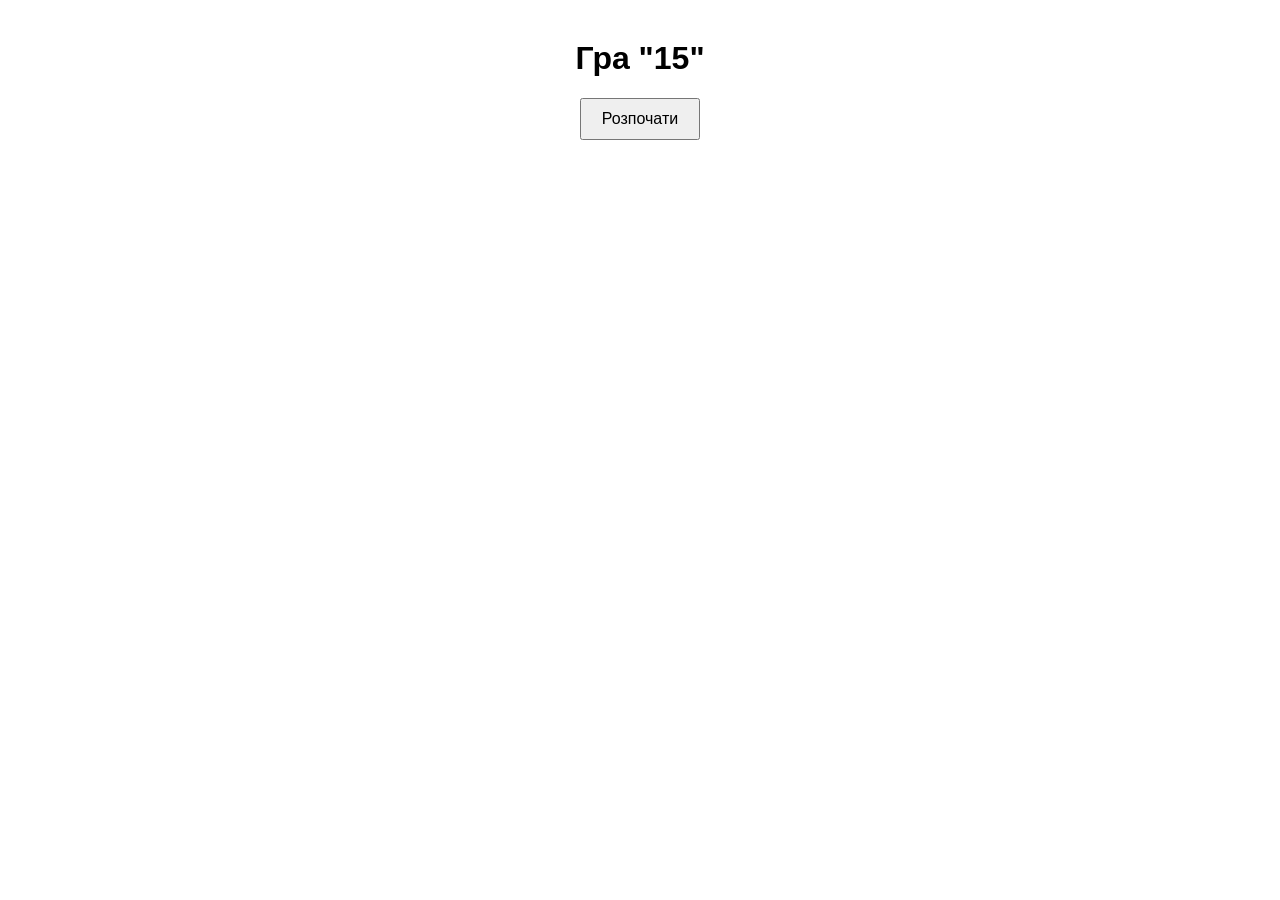
<file: 15/index.html>
<!DOCTYPE html>
<html lang="uk">
<head>
  <meta charset="UTF-8">
  <title>Гра 15</title>
  <style>
    body {
      font-family: sans-serif;
      text-align: center;
      margin-top: 40px;
    }
    #game {
      display: grid;
      grid-template-columns: repeat(4, 80px);
      grid-template-rows: repeat(4, 80px);
      gap: 4px;
      justify-content: center;
      margin: 20px auto;
    }
    .tile {
      width: 80px;
      height: 80px;
      font-size: 24px;
      font-weight: bold;
      line-height: 80px;
      background-color: #d0e8ff;
      cursor: pointer;
      border: 2px solid #555;
      box-shadow: inset 0 0 3px #aaa, 2px 2px 5px rgba(0,0,0,0.3);
      border-radius: 6px;
      user-select: none;
      transition: border 0.2s, box-shadow 0.2s;
    }
    .tile.empty {
      background-color: #ffffff;
      border: 2px dashed #ccc;
      box-shadow: none;
      cursor: default;
    }
    .tile.selected {
      border: 2px solid #ff6f00;
      box-shadow: 0 0 8px #ff6f00;
    }
    button {
      font-size: 16px;
      padding: 10px 20px;
      cursor: pointer;
    }
  </style>
</head>
<body>
  <h1>Гра "15"</h1>
  <button onclick="startGame()">Розпочати</button>
  <div id="game"></div>

  <script>
    const game = document.getElementById('game');
    let tiles = [];
    let selectedIndex = null;

    function startGame() {
      const numbers = [...Array(15).keys()].map(n => n + 1);
      shuffle(numbers);
      numbers.push(null); // остання клітинка порожня
      tiles = numbers;
      render();
    }

    function shuffle(array) {
      for (let i = array.length - 1; i > 0; i--) {
        const j = Math.floor(Math.random() * (i + 1));
        [array[i], array[j]] = [array[j], array[i]];
      }
    }

    function render() {
      game.innerHTML = '';
      tiles.forEach((value, index) => {
        const div = document.createElement('div');
        div.classList.add('tile');
        if (value === null) {
          div.classList.add('empty');
        } else {
          div.textContent = value;
          div.addEventListener('click', () => selectTile(index));
        }
        if (index === selectedIndex) {
          div.classList.add('selected');
        }
        game.appendChild(div);
      });
    }

    function selectTile(index) {
      const emptyIndex = tiles.indexOf(null);
      const [x1, y1] = [index % 4, Math.floor(index / 4)];
      const [x2, y2] = [emptyIndex % 4, Math.floor(emptyIndex / 4)];

      if ((Math.abs(x1 - x2) + Math.abs(y1 - y2)) === 1) {
        [tiles[index], tiles[emptyIndex]] = [tiles[emptyIndex], tiles[index]];
        selectedIndex = null;
        render();
        if (isSolved()) {
          setTimeout(() => alert('Вітаємо! Ви виграли!'), 100);
        }
      } else {
        selectedIndex = index;
        render();
      }
    }

    function isSolved() {
      for (let i = 0; i < 15; i++) {
        if (tiles[i] !== i + 1) return false;
      }
      return tiles[15] === null;
    }
  </script>
</body>
</html>
</file>
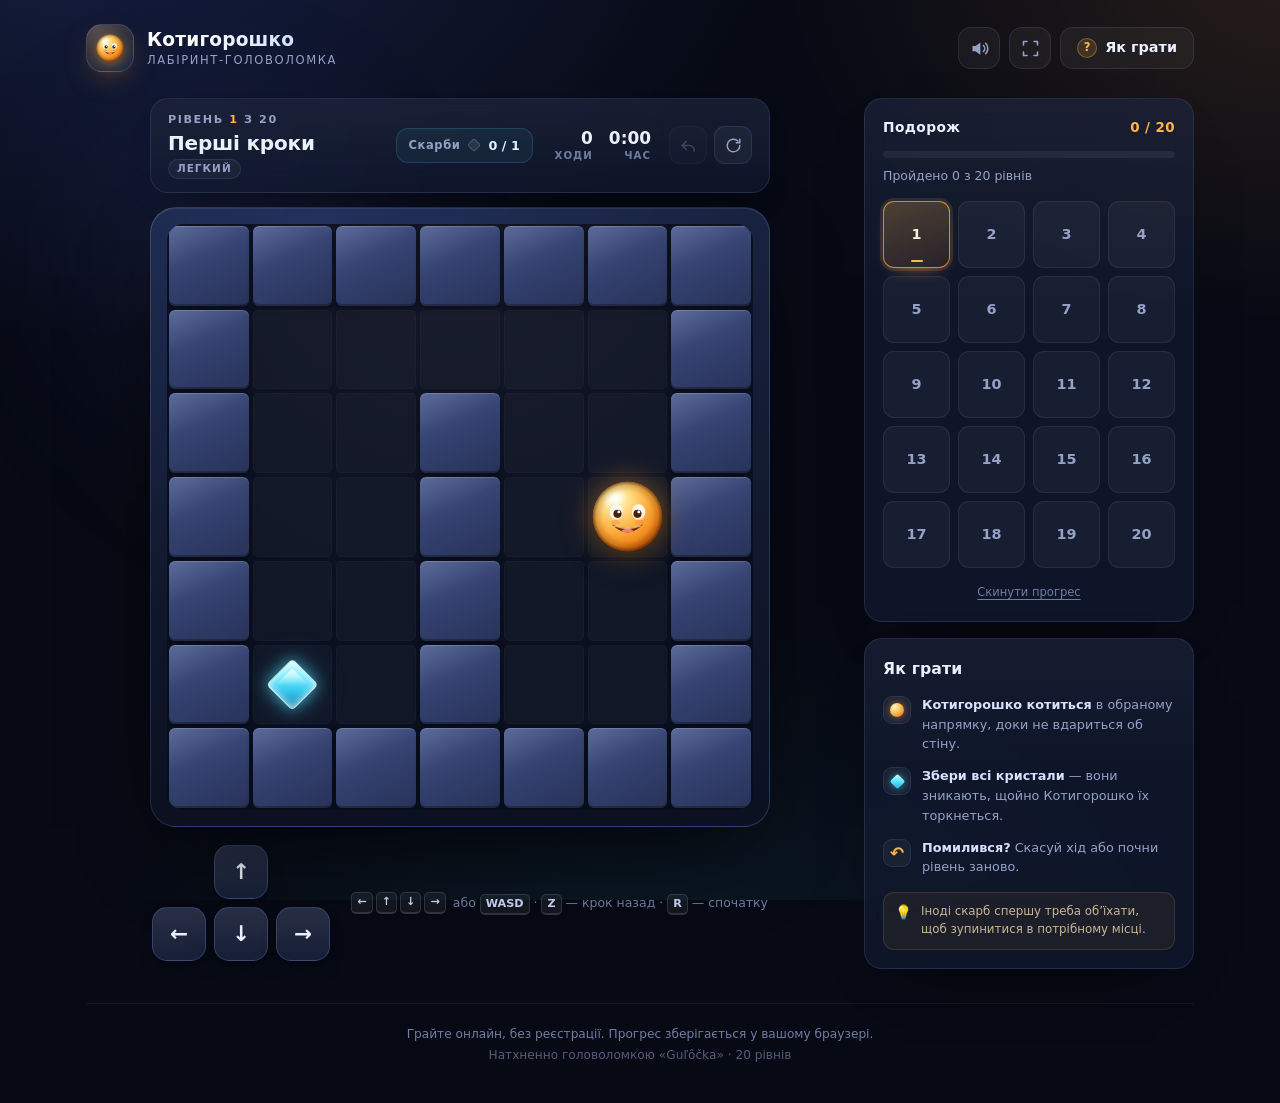
<file: koty/index.html>
<!DOCTYPE html>
<html lang="uk">
<head>
  <meta charset="UTF-8">
  <meta name="viewport" content="width=device-width, initial-scale=1.0, viewport-fit=cover">
  <meta name="theme-color" content="#070a14">
  <meta name="description" content="Котигорошко — весела онлайн-головоломка з лабіринтами. Проведи смайлик крізь лабіринт і збери всі кристали.">
  <title>Котигорошко — лабіринт-головоломка</title>
  <link rel="icon" href="data:image/svg+xml,%3Csvg xmlns='http://www.w3.org/2000/svg' viewBox='0 0 64 64'%3E%3Cdefs%3E%3CradialGradient id='g' cx='35%25' cy='28%25' r='80%25'%3E%3Cstop offset='0' stop-color='%23fffbe0'/%3E%3Cstop offset='.45' stop-color='%23ffc45c'/%3E%3Cstop offset='1' stop-color='%23b64a05'/%3E%3C/radialGradient%3E%3C/defs%3E%3Crect width='64' height='64' rx='16' fill='%230d1326'/%3E%3Ccircle cx='32' cy='32' r='17' fill='url(%23g)'/%3E%3Ccircle cx='26' cy='29' r='2.6' fill='%234a2103'/%3E%3Ccircle cx='38' cy='29' r='2.6' fill='%234a2103'/%3E%3Cpath d='M25 37q7 6 14 0' fill='none' stroke='%234a2103' stroke-width='2.6' stroke-linecap='round'/%3E%3C/svg%3E">
  <link rel="stylesheet" href="styles.css">
</head>
<body>
  <svg class="svg-sprite" aria-hidden="true" focusable="false" width="0" height="0">
    <defs>
      <radialGradient id="smileyBody" cx="34%" cy="26%" r="82%">
        <stop offset="0" stop-color="#fffbe0"/>
        <stop offset=".22" stop-color="#ffe08a"/>
        <stop offset=".5" stop-color="#ffb648"/>
        <stop offset=".78" stop-color="#f08a1e"/>
        <stop offset="1" stop-color="#b64a05"/>
      </radialGradient>
      <radialGradient id="smileyRim" cx="50%" cy="50%" r="50%">
        <stop offset=".7" stop-color="#3d1500" stop-opacity="0"/>
        <stop offset=".9" stop-color="#3d1500" stop-opacity=".18"/>
        <stop offset="1" stop-color="#3d1500" stop-opacity=".6"/>
      </radialGradient>
      <radialGradient id="smileySpec" cx="50%" cy="50%" r="50%">
        <stop offset="0" stop-color="#ffffff" stop-opacity=".95"/>
        <stop offset="1" stop-color="#ffffff" stop-opacity="0"/>
      </radialGradient>
      <radialGradient id="smileyEye" cx="42%" cy="30%" r="78%">
        <stop offset="0" stop-color="#ffffff"/>
        <stop offset=".68" stop-color="#fff7e6"/>
        <stop offset="1" stop-color="#efc48c"/>
      </radialGradient>
      <linearGradient id="smileyMouth" x1="50" y1="58" x2="50" y2="78" gradientUnits="userSpaceOnUse">
        <stop offset="0" stop-color="#541c00"/>
        <stop offset="1" stop-color="#8a3600"/>
      </linearGradient>
      <clipPath id="smileyMouthClip">
        <path d="M30 60.5Q50 81 70 60.5Q50 69.5 30 60.5Z"/>
      </clipPath>
    </defs>
    <symbol id="smiley" viewBox="0 0 100 100">
      <circle cx="50" cy="50" r="45" fill="url(#smileyBody)"/>
      <circle cx="50" cy="50" r="45" fill="url(#smileyRim)"/>
      <ellipse cx="33" cy="27" rx="17" ry="11.5" transform="rotate(-28 33 27)" fill="url(#smileySpec)"/>
      <g class="smiley-eyes">
        <ellipse cx="35.5" cy="44.5" rx="8.7" ry="10.4" fill="url(#smileyEye)"/>
        <ellipse cx="64.5" cy="44.5" rx="8.7" ry="10.4" fill="url(#smileyEye)"/>
        <circle cx="37" cy="46.5" r="5.3" fill="#4a2103"/>
        <circle cx="63" cy="46.5" r="5.3" fill="#4a2103"/>
        <circle cx="38.7" cy="44" r="1.9" fill="#ffffff"/>
        <circle cx="64.7" cy="44" r="1.9" fill="#ffffff"/>
      </g>
      <ellipse cx="34.5" cy="57.5" rx="6" ry="3.2" fill="#ff8a3d" opacity=".45"/>
      <ellipse cx="65.5" cy="57.5" rx="6" ry="3.2" fill="#ff8a3d" opacity=".45"/>
      <path d="M30 60.5Q50 81 70 60.5Q50 69.5 30 60.5Z" fill="url(#smileyMouth)"/>
      <ellipse cx="50" cy="69.5" rx="7.6" ry="3.8" fill="#ff7b6e" clip-path="url(#smileyMouthClip)"/>
      <path d="M33.5 62.4Q50 68.4 66.5 62.4" fill="none" stroke="#ffd9a8" stroke-width="2.2" stroke-linecap="round" opacity=".7"/>
    </symbol>
  </svg>

  <div class="page-glow" aria-hidden="true"></div>

  <div class="app">
    <header class="topbar">
      <a class="brand" href="./" aria-label="Котигорошко — на початок">
        <span class="brand-mark" aria-hidden="true">
          <svg class="brand-ball" viewBox="0 0 100 100" focusable="false"><use href="#smiley"/></svg>
        </span>
        <span class="brand-text">
          <strong>Котигорошко</strong>
          <small>лабіринт-головоломка</small>
        </span>
      </a>

      <div class="top-actions">
        <button class="icon-btn" id="soundBtn" type="button" aria-label="Вимкнути звук" title="Звук">
          <svg class="icon icon-sound-on" viewBox="0 0 24 24" aria-hidden="true">
            <path d="M4 9v6h3.5L13 19V5L7.5 9H4Z" fill="currentColor" stroke="none"/>
            <path d="M16.5 8.5a5 5 0 0 1 0 7M19 6a8.5 8.5 0 0 1 0 12" fill="none" stroke="currentColor" stroke-width="1.8" stroke-linecap="round"/>
          </svg>
          <svg class="icon icon-sound-off" viewBox="0 0 24 24" aria-hidden="true">
            <path d="M4 9v6h3.5L13 19V5L7.5 9H4Z" fill="currentColor" stroke="none"/>
            <path d="m16.5 9.5 5 5m0-5-5 5" fill="none" stroke="currentColor" stroke-width="1.8" stroke-linecap="round"/>
          </svg>
        </button>
        <button class="icon-btn" id="fullscreenBtn" type="button" aria-label="На весь екран" title="На весь екран">
          <svg class="icon" viewBox="0 0 24 24" aria-hidden="true">
            <path d="M8 4H4v4M16 4h4v4M20 16v4h-4M4 16v4h4" fill="none" stroke="currentColor" stroke-width="1.8" stroke-linecap="round" stroke-linejoin="round"/>
          </svg>
        </button>
        <button class="ghost-btn" id="helpBtn" type="button">
          <span class="ghost-btn-icon" aria-hidden="true">?</span>
          Як грати
        </button>
      </div>
    </header>

    <main class="layout">
      <section class="stage" aria-label="Ігрове поле">
        <div class="hud">
          <div class="hud-level">
            <span class="eyebrow">Рівень <b id="levelNum">1</b> з <span id="levelTotal">20</span></span>
            <h1 id="levelName">Перші кроки</h1>
            <span class="difficulty" id="difficulty">легкий</span>
          </div>

          <div class="hud-gems" aria-live="polite">
            <span class="hud-gems-label">Скарби</span>
            <span class="gem-dots" id="gemDots"></span>
            <span class="hud-gems-count" id="gemCount">0 / 1</span>
          </div>

          <div class="hud-stats">
            <div class="hud-stat">
              <b id="moves">0</b>
              <span>ходи</span>
            </div>
            <div class="hud-stat">
              <b id="time">0:00</b>
              <span>час</span>
            </div>
            <div class="hud-actions">
              <button class="icon-btn" id="undoBtn" type="button" aria-label="Крок назад" title="Крок назад (Z)">
                <svg class="icon" viewBox="0 0 24 24" aria-hidden="true">
                  <path d="M9 7 4 12l5 5" fill="none" stroke="currentColor" stroke-width="1.9" stroke-linecap="round" stroke-linejoin="round"/>
                  <path d="M4 12h9a6 6 0 0 1 6 6v1" fill="none" stroke="currentColor" stroke-width="1.9" stroke-linecap="round"/>
                </svg>
              </button>
              <button class="icon-btn" id="restartBtn" type="button" aria-label="Почати спочатку" title="Спочатку (R)">
                <svg class="icon" viewBox="0 0 24 24" aria-hidden="true">
                  <path d="M20 12a8 8 0 1 1-2.34-5.66" fill="none" stroke="currentColor" stroke-width="1.9" stroke-linecap="round"/>
                  <path d="M20 4v4.5h-4.5" fill="none" stroke="currentColor" stroke-width="1.9" stroke-linecap="round" stroke-linejoin="round"/>
                </svg>
              </button>
            </div>
          </div>
        </div>

        <div class="board-frame">
          <div class="board" id="board" role="application" aria-label="Лабіринт. Керуйте Котигорошком стрілками."></div>
          <div class="win-layer" id="winLayer" hidden>
            <div class="confetti" id="confetti" aria-hidden="true"></div>
            <div class="win-card" role="dialog" aria-modal="true" aria-labelledby="winTitle">
              <button class="win-close" id="winClose" type="button" aria-label="Закрити">×</button>
              <div class="win-icon" aria-hidden="true">
                <svg viewBox="0 0 64 64">
                  <path d="M32 6 50 24 32 58 14 24Z" fill="url(#winGem)" stroke="rgba(255,255,255,.65)" stroke-width="1.5" stroke-linejoin="round"/>
                  <path d="M14 24h36M32 6 25 24l7 34 7-34L32 6Z" fill="none" stroke="rgba(255,255,255,.45)" stroke-width="1.2"/>
                  <defs>
                    <linearGradient id="winGem" x1="18" y1="12" x2="46" y2="52" gradientUnits="userSpaceOnUse">
                      <stop stop-color="#d7fdff"/>
                      <stop offset=".45" stop-color="#57e6ff"/>
                      <stop offset="1" stop-color="#1b8fc4"/>
                    </linearGradient>
                  </defs>
                </svg>
              </div>
              <p class="win-kicker" id="winKicker">Рівень пройдено</p>
              <h2 id="winTitle">Чудова робота!</h2>
              <div class="win-stats">
                <div><b id="winMoves">0</b><span>ходів</span></div>
                <div><b id="winTime">0:00</b><span>час</span></div>
                <div><b id="winBest">—</b><span>оптимум</span></div>
              </div>
              <div class="win-actions">
                <button class="btn btn-primary" id="nextBtn" type="button">Наступний рівень <span aria-hidden="true">→</span></button>
                <button class="btn btn-soft" id="againBtn" type="button">Ще раз</button>
              </div>
            </div>
          </div>
        </div>

        <div class="stage-footer">
          <div class="pad" aria-label="Кнопки керування">
            <button class="pad-btn pad-up" type="button" data-dir="0" aria-label="Вгору">↑</button>
            <button class="pad-btn pad-left" type="button" data-dir="2" aria-label="Вліво">←</button>
            <button class="pad-btn pad-down" type="button" data-dir="1" aria-label="Вниз">↓</button>
            <button class="pad-btn pad-right" type="button" data-dir="3" aria-label="Вправо">→</button>
          </div>
          <p class="hint">
            <span class="hint-keys"><kbd>←</kbd><kbd>↑</kbd><kbd>↓</kbd><kbd>→</kbd></span>
            або <kbd>WASD</kbd> · <kbd>Z</kbd> — крок назад · <kbd>R</kbd> — спочатку
          </p>
        </div>
      </section>

      <aside class="sidebar">
        <div class="panel progress-panel">
          <div class="panel-head">
            <span>Подорож</span>
            <b id="doneCount">0 / 20</b>
          </div>
          <div class="bar" role="progressbar" aria-label="Загальний прогрес" aria-valuemin="0" aria-valuemax="20" aria-valuenow="0" id="progressBar">
            <span id="progressFill"></span>
          </div>
          <p class="muted" id="progressText">Пройдено 0 з 20 рівнів</p>
          <div class="level-grid" id="levelGrid"></div>
          <button class="link-btn" id="resetProgressBtn" type="button">Скинути прогрес</button>
        </div>

        <div class="panel rules-panel">
          <h3>Як грати</h3>
          <ul class="rules-list">
            <li>
              <span class="rule-icon rule-icon-ball" aria-hidden="true"></span>
              <span><b>Котигорошко котиться</b> в обраному напрямку, доки не вдариться об стіну.</span>
            </li>
            <li>
              <span class="rule-icon rule-icon-gem" aria-hidden="true"></span>
              <span><b>Збери всі кристали</b> — вони зникають, щойно Котигорошко їх торкнеться.</span>
            </li>
            <li>
              <span class="rule-icon rule-icon-undo" aria-hidden="true">↶</span>
              <span><b>Помилився?</b> Скасуй хід або почни рівень заново.</span>
            </li>
          </ul>
          <div class="rule-tip">
            <span aria-hidden="true">💡</span>
            <p>Іноді скарб спершу треба об’їхати, щоб зупинитися в потрібному місці.</p>
          </div>
        </div>
      </aside>
    </main>

    <footer class="footer">
      <p>Грайте онлайн, без реєстрації. Прогрес зберігається у вашому браузері.</p>
      <p class="footer-small">Натхненно головоломкою «Guľôčka» · 20 рівнів</p>
    </footer>
  </div>

  <div class="modal" id="helpModal" hidden>
    <div class="modal-backdrop" data-close="1"></div>
    <div class="modal-card" role="dialog" aria-modal="true" aria-labelledby="helpTitle">
      <button class="modal-close" id="helpClose" type="button" aria-label="Закрити">×</button>
      <p class="win-kicker">Правила</p>
      <h2 id="helpTitle">Як проходити лабіринт</h2>
      <div class="help-body">
        <p>Ваша мета — <b>зібрати всі блакитні кристали</b> на полі. Котигорошко котиться, доки не зупиниться об стіну.</p>
        <div class="help-demo" aria-hidden="true">
          <span class="demo-cell demo-wall"></span>
          <span class="demo-cell demo-path"></span>
          <span class="demo-cell demo-ball"><svg viewBox="0 0 100 100" focusable="false"><use href="#smiley"/></svg></span>
          <span class="demo-cell demo-path"></span>
          <span class="demo-cell demo-gem"></span>
          <span class="demo-cell demo-wall"></span>
        </div>
        <ul class="help-list">
          <li><b>Керування:</b> стрілки, WASD, свайп по полю або кнопки внизу.</li>
          <li><b>Скарби:</b> збираються автоматично, коли Котигорошко проїжджає крізь них.</li>
          <li><b>Крок назад:</b> клавіша <kbd>Z</kbd> або кнопка зі стрілкою.</li>
          <li><b>Спочатку:</b> клавіша <kbd>R</kbd> або кнопка перезапуску.</li>
          <li><b>Рівні:</b> обирайте будь-який на мапі рівнів. Нові відкриваються одразу.</li>
        </ul>
        <div class="help-note">Порада: плануйте не один хід, а весь маршрут — Котигорошко зупиняється лише біля стін.</div>
      </div>
      <button class="btn btn-primary" id="helpOk" type="button">Зрозуміло, граємо!</button>
    </div>
  </div>

  <div class="toast" id="toast" role="status" aria-live="polite"></div>
  <div class="sr-only" id="live" aria-live="polite"></div>

  <noscript>
    <div class="noscript">Для гри потрібно ввімкнути JavaScript.</div>
  </noscript>

  <script src="maze.js"></script>
  <script src="app.js"></script>
</body>
</html>
</file>
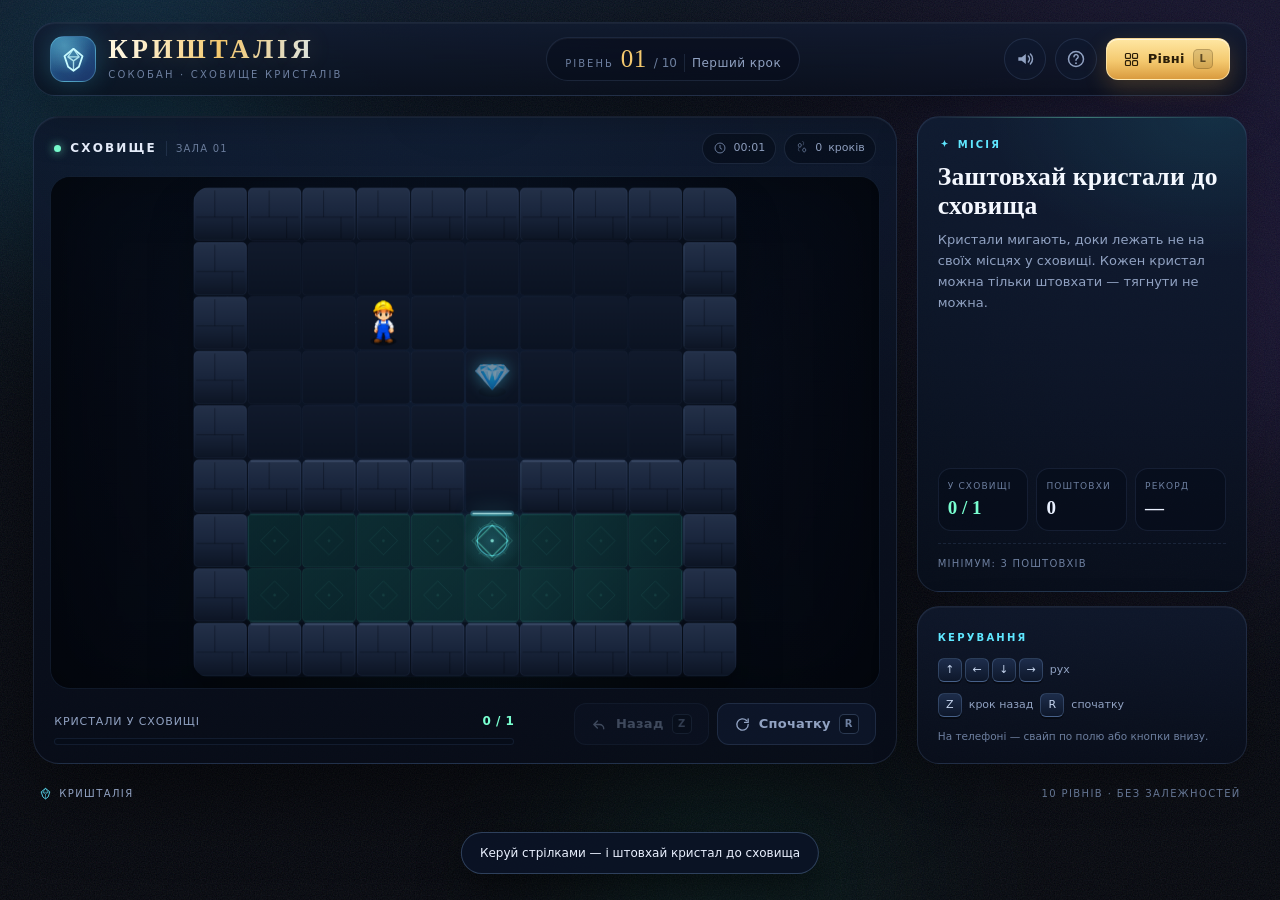
<file: kryshtalia/index.html>
<!DOCTYPE html>
<html lang="uk">
<head>
  <meta charset="UTF-8">
  <meta name="viewport" content="width=device-width, initial-scale=1.0, viewport-fit=cover">
  <meta name="theme-color" content="#050810">
  <meta name="description" content="Кришталія — сокобан з анімованим героєм. Заштовхай усі кристали до окремого сховища на рунічні підставки.">
  <title>Кришталія — сокобан</title>
  <link rel="icon" href="data:image/svg+xml,%3Csvg xmlns='http://www.w3.org/2000/svg' viewBox='0 0 64 64'%3E%3Cdefs%3E%3ClinearGradient id='g' x1='0' y1='0' x2='0' y2='1'%3E%3Cstop offset='0' stop-color='%23c9fbff'/%3E%3Cstop offset='.55' stop-color='%2340d9ff'/%3E%3Cstop offset='1' stop-color='%232a54ff'/%3E%3C/linearGradient%3E%3C/defs%3E%3Crect width='64' height='64' rx='16' fill='%23070b16'/%3E%3Cpath d='M32 8 51 25 43 50 32 57 21 50 13 25Z' fill='url(%23g)'/%3E%3Cpath d='M32 8 51 25 32 34 13 25Z' fill='%23e8ffff' opacity='.55'/%3E%3C/svg%3E">
  <link rel="stylesheet" href="styles.css?v=3">
</head>
<body>
  <svg class="svg-sprite" aria-hidden="true" focusable="false" width="0" height="0">
    <defs>
      <symbol id="i-crystal" viewBox="0 0 24 24"><path d="M12 2.5 20 9l-3.2 9.4L12 22l-4.8-3.6L4 9Z" fill="none" stroke="currentColor" stroke-width="1.6" stroke-linejoin="round"/><path d="m12 2.5 5 7.2-5 3.5-5-3.5ZM7 9.7h10M12 13.2V22" fill="none" stroke="currentColor" stroke-width="1.2" stroke-linejoin="round" opacity=".8"/></symbol>
      <symbol id="i-undo" viewBox="0 0 24 24"><path d="M9 7 4 12l5 5M4 12h8a6 6 0 0 1 6 6" fill="none" stroke="currentColor" stroke-width="1.9" stroke-linecap="round" stroke-linejoin="round"/></symbol>
      <symbol id="i-restart" viewBox="0 0 24 24"><path d="M20 12a8 8 0 1 1-2.3-5.6M20 4v5h-5" fill="none" stroke="currentColor" stroke-width="1.9" stroke-linecap="round" stroke-linejoin="round"/></symbol>
      <symbol id="i-sound" viewBox="0 0 24 24"><path d="M4 10v4h4l5 4V6L8 10H4Z" fill="currentColor"/><path d="M16 8.5a5 5 0 0 1 0 7M18.5 6a8.5 8.5 0 0 1 0 12" fill="none" stroke="currentColor" stroke-width="1.8" stroke-linecap="round"/></symbol>
      <symbol id="i-mute" viewBox="0 0 24 24"><path d="M4 10v4h4l5 4V6L8 10H4Z" fill="currentColor"/><path d="m16 9 5 6m0-6-5 6" fill="none" stroke="currentColor" stroke-width="1.9" stroke-linecap="round"/></symbol>
      <symbol id="i-help" viewBox="0 0 24 24"><circle cx="12" cy="12" r="9" fill="none" stroke="currentColor" stroke-width="1.8"/><path d="M9.6 9.2a2.5 2.5 0 1 1 3.9 2.1c-.9.6-1.5 1.1-1.5 2.2" fill="none" stroke="currentColor" stroke-width="1.8" stroke-linecap="round"/><circle cx="12" cy="17" r="1.1" fill="currentColor"/></symbol>
      <symbol id="i-grid" viewBox="0 0 24 24"><rect x="3.5" y="3.5" width="7" height="7" rx="1.5" fill="none" stroke="currentColor" stroke-width="1.7"/><rect x="13.5" y="3.5" width="7" height="7" rx="1.5" fill="none" stroke="currentColor" stroke-width="1.7"/><rect x="3.5" y="13.5" width="7" height="7" rx="1.5" fill="none" stroke="currentColor" stroke-width="1.7"/><rect x="13.5" y="13.5" width="7" height="7" rx="1.5" fill="none" stroke="currentColor" stroke-width="1.7"/></symbol>
      <symbol id="i-close" viewBox="0 0 24 24"><path d="m6 6 12 12M18 6 6 18" fill="none" stroke="currentColor" stroke-width="2" stroke-linecap="round"/></symbol>
      <symbol id="i-arrow-up" viewBox="0 0 24 24"><path d="M12 19V5M6 11l6-6 6 6" fill="none" stroke="currentColor" stroke-width="2.2" stroke-linecap="round" stroke-linejoin="round"/></symbol>
      <symbol id="i-arrow-down" viewBox="0 0 24 24"><path d="M12 5v14M6 13l6 6 6-6" fill="none" stroke="currentColor" stroke-width="2.2" stroke-linecap="round" stroke-linejoin="round"/></symbol>
      <symbol id="i-arrow-left" viewBox="0 0 24 24"><path d="M19 12H5M11 6l-6 6 6 6" fill="none" stroke="currentColor" stroke-width="2.2" stroke-linecap="round" stroke-linejoin="round"/></symbol>
      <symbol id="i-arrow-right" viewBox="0 0 24 24"><path d="M5 12h14M13 6l6 6-6 6" fill="none" stroke="currentColor" stroke-width="2.2" stroke-linecap="round" stroke-linejoin="round"/></symbol>
      <symbol id="i-check" viewBox="0 0 24 24"><path d="m5 12.5 4.2 4.2L19 6.8" fill="none" stroke="currentColor" stroke-width="2.4" stroke-linecap="round" stroke-linejoin="round"/></symbol>
      <symbol id="i-lock" viewBox="0 0 24 24"><rect x="5" y="10" width="14" height="10" rx="2.5" fill="none" stroke="currentColor" stroke-width="1.8"/><path d="M8 10V7.5a4 4 0 0 1 8 0V10M12 14v2.5" fill="none" stroke="currentColor" stroke-width="1.8" stroke-linecap="round"/></symbol>
      <symbol id="i-clock" viewBox="0 0 24 24"><circle cx="12" cy="12" r="8.5" fill="none" stroke="currentColor" stroke-width="1.7"/><path d="M12 7.5V12l3 2" fill="none" stroke="currentColor" stroke-width="1.7" stroke-linecap="round"/></symbol>
      <symbol id="i-steps" viewBox="0 0 24 24"><path d="M8.2 4.2c1.6 0 2.5 1.4 2.5 3.2 0 1.7-.8 3.1-2.5 3.1S5.7 9.1 5.7 7.4c0-1.8.9-3.2 2.5-3.2Zm7.6 8.1c1.6 0 2.5 1.4 2.5 3.2 0 1.7-.8 3.1-2.5 3.1s-2.5-1.4-2.5-3.1c0-1.8.9-3.2 2.5-3.2Z" fill="none" stroke="currentColor" stroke-width="1.5"/><path d="M6.5 11.2c-.5 1.1-.7 2.4-.7 3.6 0 1.4.4 2.3 1.6 2.3M14.1 6.7c.5-1.1.7-2.4.7-3.6 0-1.4-.4-2.3-1.6-2.3" fill="none" stroke="currentColor" stroke-width="1.5" stroke-linecap="round" opacity=".55"/></symbol>
      <symbol id="i-trophy" viewBox="0 0 24 24"><path d="M8 4h8v4a4 4 0 0 1-8 0V4Z" fill="none" stroke="currentColor" stroke-width="1.8" stroke-linejoin="round"/><path d="M8 5H5v2a3 3 0 0 0 3 3m8-5h3v2a3 3 0 0 1-3 3M12 12v4m-4 4h8m-6-4h4" fill="none" stroke="currentColor" stroke-width="1.8" stroke-linecap="round" stroke-linejoin="round"/></symbol>
      <symbol id="i-play" viewBox="0 0 24 24"><path d="M8 5.5v13l11-6.5-11-6.5Z" fill="currentColor"/></symbol>
      <symbol id="i-chevron" viewBox="0 0 24 24"><path d="m9 6 6 6-6 6" fill="none" stroke="currentColor" stroke-width="2" stroke-linecap="round" stroke-linejoin="round"/></symbol>
      <symbol id="i-spark" viewBox="0 0 24 24"><path d="M12 3c.6 4.6 2.4 6.4 7 7-4.6.6-6.4 2.4-7 7-.6-4.6-2.4-6.4-7-7 4.6-.6 6.4-2.4 7-7Z" fill="currentColor"/></symbol>
    </defs>
  </svg>

  <div class="ambient" aria-hidden="true">
    <span class="orb orb-1"></span>
    <span class="orb orb-2"></span>
    <span class="orb orb-3"></span>
    <span class="grain"></span>
  </div>

  <div class="app">
    <header class="topbar">
      <div class="brand">
        <span class="brand-mark" aria-hidden="true">
          <svg><use href="#i-crystal"></use></svg>
        </span>
        <div class="brand-copy">
          <h1>Кришталія</h1>
          <p>сокобан · сховище кристалів</p>
        </div>
      </div>

      <div class="level-pill" aria-live="polite">
        <span class="level-pill-label">Рівень</span>
        <span class="level-pill-num" id="levelNumber">01</span>
        <span class="level-pill-total">/ 10</span>
        <span class="level-pill-name" id="levelName">Перший крок</span>
      </div>

      <div class="top-actions">
        <button class="icon-btn" id="soundBtn" type="button" aria-label="Вимкнути звук" aria-pressed="true" title="Звук (M)">
          <svg><use href="#i-sound"></use></svg>
        </button>
        <button class="icon-btn" id="helpBtn" type="button" aria-label="Як грати" title="Як грати (H)">
          <svg><use href="#i-help"></use></svg>
        </button>
        <button class="btn btn-gold" id="levelsBtn" type="button" title="Рівні (L)">
          <svg class="btn-icon"><use href="#i-grid"></use></svg>
          <span>Рівні</span>
          <span class="kbd">L</span>
        </button>
      </div>
    </header>

    <main class="layout">
      <section class="stage-panel" aria-label="Ігрове поле">
        <div class="stage-top">
          <div class="stage-heading">
            <span class="live-dot" aria-hidden="true"></span>
            <span>Сховище</span>
            <span class="stage-heading-sub" id="stageRoomLabel">зала 01</span>
          </div>
          <div class="stage-badges">
            <span class="chip"><svg><use href="#i-clock"></use></svg><span id="timeText">00:00</span></span>
            <span class="chip"><svg><use href="#i-steps"></use></svg><span id="movesText">0</span> кроків</span>
          </div>
        </div>

        <div class="canvas-wrap" id="canvasWrap">
          <canvas id="board" aria-label="Поле сокобану. Керуйте героєм стрілками або WASD."></canvas>
          <div class="canvas-vignette" aria-hidden="true"></div>
        </div>

        <div class="stage-bottom">
          <div class="goal-progress">
            <div class="goal-progress-row">
              <span>Кристали у сховищі</span>
              <strong id="placedText">0 / 0</strong>
            </div>
            <div class="progress-track"><span id="placedBar"></span></div>
          </div>
          <div class="stage-buttons">
            <button class="btn btn-ghost" id="undoBtn" type="button" title="Крок назад (Z)">
              <svg class="btn-icon"><use href="#i-undo"></use></svg>
              <span>Назад</span>
              <span class="kbd">Z</span>
            </button>
            <button class="btn btn-ghost" id="restartBtn" type="button" title="Почати спочатку (R)">
              <svg class="btn-icon"><use href="#i-restart"></use></svg>
              <span>Спочатку</span>
              <span class="kbd">R</span>
            </button>
          </div>
        </div>
      </section>

      <aside class="side-panel">
        <div class="mission-card">
          <span class="eyebrow"><svg><use href="#i-spark"></use></svg> Місія</span>
          <h2>Заштовхай кристали до сховища</h2>
          <p>Кристали мигають, доки лежать не на своїх місцях у сховищі. Кожен кристал можна тільки штовхати — тягнути не можна.</p>
          <div class="mission-stats">
            <div>
              <span>У сховищі</span>
              <strong id="crystalsText">0 / 0</strong>
            </div>
            <div>
              <span>Поштовхи</span>
              <strong id="pushesText">0</strong>
            </div>
            <div>
              <span>Рекорд</span>
              <strong id="bestText">—</strong>
            </div>
          </div>
          <div class="mission-par" id="parNote">Мінімум: 3 поштовхи</div>
        </div>


        <div class="controls-card">
          <span class="eyebrow">Керування</span>
          <div class="key-row">
            <span class="key-group"><kbd>↑</kbd><kbd>←</kbd><kbd>↓</kbd><kbd>→</kbd></span>
            <span>рух</span>
          </div>
          <div class="key-row">
            <span class="key-group"><kbd>Z</kbd></span><span>крок назад</span>
            <span class="key-group"><kbd>R</kbd></span><span>спочатку</span>
          </div>
          <p class="touch-hint">На телефоні — свайп по полю або кнопки внизу.</p>
        </div>
      </aside>
    </main>

    <div class="dpad" id="dpad" aria-label="Сенсорне керування">
      <button class="dpad-btn dpad-up" type="button" data-dir="up" aria-label="Вгору"><svg><use href="#i-arrow-up"></use></svg></button>
      <button class="dpad-btn dpad-left" type="button" data-dir="left" aria-label="Вліво"><svg><use href="#i-arrow-left"></use></svg></button>
      <button class="dpad-btn dpad-down" type="button" data-dir="down" aria-label="Вниз"><svg><use href="#i-arrow-down"></use></svg></button>
      <button class="dpad-btn dpad-right" type="button" data-dir="right" aria-label="Вправо"><svg><use href="#i-arrow-right"></use></svg></button>
      <span class="dpad-center" aria-hidden="true"><svg><use href="#i-crystal"></use></svg></span>
    </div>

    <footer class="footer">
      <span><svg><use href="#i-crystal"></use></svg> Кришталія</span>
      <span>10 рівнів · без залежностей</span>
    </footer>
  </div>

  <div class="modal" id="levelsModal" role="dialog" aria-modal="true" aria-labelledby="levelsTitle" hidden>
    <div class="modal-card modal-card-wide">
      <button class="modal-close" type="button" data-close aria-label="Закрити"><svg><use href="#i-close"></use></svg></button>
      <span class="eyebrow">Мапа сховищ</span>
      <h2 id="levelsTitle">Обери рівень</h2>
      <p class="modal-sub">Кожна перемога відкриває наступну залу. Рекорд — найменша кількість кроків.</p>
      <div class="levels-grid" id="levelsGrid"></div>
      <div class="modal-note"><svg><use href="#i-lock"></use></svg> Нові рівні відкриваються після перемоги</div>
    </div>
  </div>

  <div class="modal" id="helpModal" role="dialog" aria-modal="true" aria-labelledby="helpTitle" hidden>
    <div class="modal-card">
      <button class="modal-close" type="button" data-close aria-label="Закрити"><svg><use href="#i-close"></use></svg></button>
      <span class="eyebrow">Правила</span>
      <h2 id="helpTitle">Як грати</h2>
      <div class="help-steps">
        <div class="help-step">
          <span class="help-num">1</span>
          <div><h3>Іди до кристала</h3><p>Керуй героєм стрілками, WASD, свайпом або кнопками. Він анімовано крокує полем.</p></div>
        </div>
        <div class="help-step">
          <span class="help-num">2</span>
          <div><h3>Штовхай перед собою</h3><p>Стань позаду кристала й іди вперед — герой упреться руками та покотить кристал.</p></div>
        </div>
        <div class="help-step">
          <span class="help-num">3</span>
          <div><h3>Заповни сховище</h3><p>Кристал перестає мигати, коли лягає на рунічну підставку в окремому приміщенні. Заповни всі — і рівень пройдено.</p></div>
        </div>
      </div>
      <div class="help-keys">
        <div><kbd>↑</kbd><kbd>←</kbd><kbd>↓</kbd><kbd>→</kbd><span>рух</span></div>
        <div><kbd>Z</kbd><span>крок назад</span></div>
        <div><kbd>R</kbd><span>спочатку</span></div>
        <div><kbd>M</kbd><span>звук</span></div>
        <div><kbd>L</kbd><span>рівні</span></div>
        <div><kbd>Esc</kbd><span>закрити</span></div>
      </div>
      <button class="btn btn-gold btn-full" type="button" data-close>Зрозуміло</button>
    </div>
  </div>

  <div class="modal" id="winModal" role="dialog" aria-modal="true" aria-labelledby="winTitle" hidden>
    <div class="modal-card modal-card-win">
      <div class="win-burst" aria-hidden="true"><span></span><span></span><span></span><span></span><span></span></div>
      <span class="eyebrow">Сховище заповнено</span>
      <h2 id="winTitle">Рівень пройдено!</h2>
      <div class="win-stats">
        <div><span>Кроки</span><strong id="winMoves">0</strong></div>
        <div><span>Поштовхи</span><strong id="winPushes">0</strong></div>
        <div><span>Час</span><strong id="winTime">00:00</strong></div>
      </div>
      <div class="record-badge" id="recordBadge" hidden><svg><use href="#i-trophy"></use></svg> Новий рекорд рівня!</div>
      <div class="win-actions">
        <button class="btn btn-gold" id="nextLevelBtn" type="button"><span>Наступний рівень</span><svg class="btn-icon"><use href="#i-chevron"></use></svg></button>
        <button class="btn btn-ghost" id="replayBtn" type="button"><svg class="btn-icon"><use href="#i-restart"></use></svg><span>Ще раз</span></button>
        <button class="btn btn-ghost" id="winLevelsBtn" type="button"><svg class="btn-icon"><use href="#i-grid"></use></svg><span>До рівнів</span></button>
      </div>
    </div>
  </div>

  <div class="modal" id="finalModal" role="dialog" aria-modal="true" aria-labelledby="finalTitle" hidden>
    <div class="modal-card modal-card-win">
      <div class="win-burst win-burst-gold" aria-hidden="true"><span></span><span></span><span></span><span></span><span></span></div>
      <span class="eyebrow">Усі десять зал</span>
      <h2 id="finalTitle">Сховище сяє!</h2>
      <p class="modal-sub">Ти зібрав усі кристали королівства. Тепер жоден із них не блимає — усе на своїх місцях.</p>
      <div class="win-stats">
        <div><span>Рівнів</span><strong>10 / 10</strong></div>
        <div><span>Рекордів</span><strong id="finalRecords">0</strong></div>
        <div><span>Сума рекордів</span><strong id="finalTime">—</strong></div>
      </div>
      <div class="win-actions">
        <button class="btn btn-gold" id="finalReplayBtn" type="button"><svg class="btn-icon"><use href="#i-play"></use></svg><span>Грати знову</span></button>
        <button class="btn btn-ghost" id="finalLevelsBtn" type="button"><svg class="btn-icon"><use href="#i-grid"></use></svg><span>До рівнів</span></button>
      </div>
    </div>
  </div>

  <div class="toast" id="toast" role="status" aria-live="polite"></div>

  <script src="levels.js?v=3"></script>
  <script src="game.js?v=3"></script>
</body>
</html>
</file>
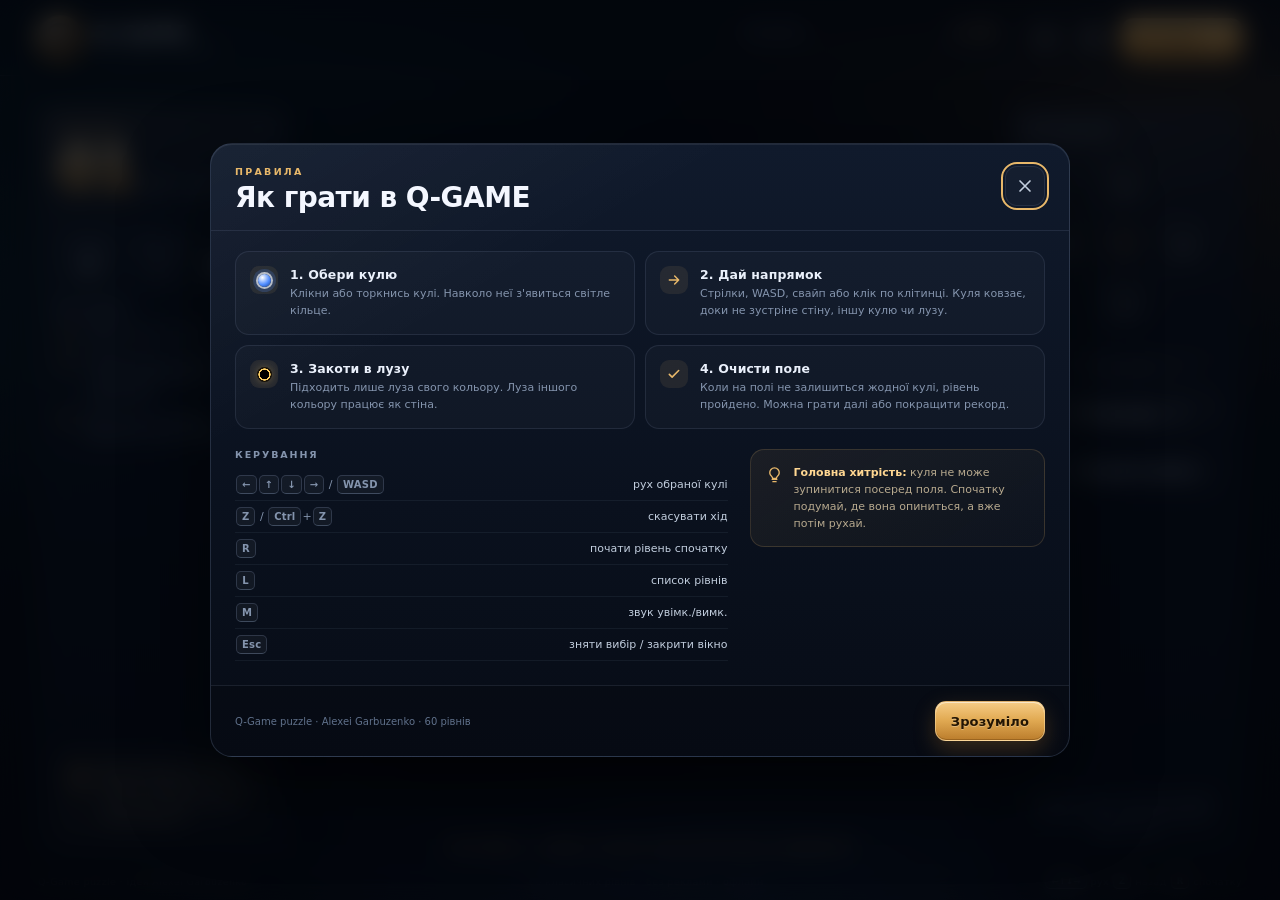
<file: q-game/index.html>
<!DOCTYPE html>
<html lang="uk">
<head>
  <meta charset="UTF-8">
  <meta name="viewport" content="width=device-width, initial-scale=1.0, viewport-fit=cover">
  <meta name="theme-color" content="#05070d">
  <meta name="description" content="Q-GAME — онлайн-головоломка з більярдними кулями. Закоти кожну кулю в лузу її кольору. 60 класичних рівнів і майстерня власних.">
  <title>Q-GAME — головоломка з більярдними кулями</title>
  <link rel="icon" href="data:image/svg+xml,%3Csvg xmlns='http://www.w3.org/2000/svg' viewBox='0 0 64 64'%3E%3Cdefs%3E%3CradialGradient id='g' cx='34%25' cy='27%25' r='78%25'%3E%3Cstop offset='0' stop-color='%23fff7df'/%3E%3Cstop offset='.35' stop-color='%23e8b86a'/%3E%3Cstop offset='1' stop-color='%238a5a1c'/%3E%3C/radialGradient%3E%3C/defs%3E%3Crect width='64' height='64' rx='16' fill='%23070b14'/%3E%3Ccircle cx='32' cy='32' r='20' fill='url(%23g)'/%3E%3Ccircle cx='32' cy='32' r='14' fill='%23070b14'/%3E%3Ctext x='32' y='40' font-family='Georgia,serif' font-size='22' font-weight='700' fill='%23e8b86a' text-anchor='middle'%3EQ%3C/text%3E%3C/svg%3E">
  <link rel="stylesheet" href="styles.css">
</head>
<body>
  <svg class="svg-sprite" aria-hidden="true" focusable="false" width="0" height="0">
    <defs>
      <symbol id="i-arrow-up" viewBox="0 0 24 24"><path d="M12 19V5M6 11l6-6 6 6" fill="none" stroke="currentColor" stroke-width="2.2" stroke-linecap="round" stroke-linejoin="round"/></symbol>
      <symbol id="i-arrow-down" viewBox="0 0 24 24"><path d="M12 5v14M6 13l6 6 6-6" fill="none" stroke="currentColor" stroke-width="2.2" stroke-linecap="round" stroke-linejoin="round"/></symbol>
      <symbol id="i-arrow-left" viewBox="0 0 24 24"><path d="M19 12H5M11 6l-6 6 6 6" fill="none" stroke="currentColor" stroke-width="2.2" stroke-linecap="round" stroke-linejoin="round"/></symbol>
      <symbol id="i-arrow-right" viewBox="0 0 24 24"><path d="M5 12h14M13 6l6 6-6 6" fill="none" stroke="currentColor" stroke-width="2.2" stroke-linecap="round" stroke-linejoin="round"/></symbol>
      <symbol id="i-sound" viewBox="0 0 24 24"><path d="M4 10v4h4l5 4V6L8 10H4Z" fill="currentColor"/><path d="M16 8.5a5 5 0 0 1 0 7M18.5 6a8.5 8.5 0 0 1 0 12" fill="none" stroke="currentColor" stroke-width="1.8" stroke-linecap="round"/></symbol>
      <symbol id="i-mute" viewBox="0 0 24 24"><path d="M4 10v4h4l5 4V6L8 10H4Z" fill="currentColor"/><path d="m16 9 5 6m0-6-5 6" fill="none" stroke="currentColor" stroke-width="1.9" stroke-linecap="round"/></symbol>
      <symbol id="i-help" viewBox="0 0 24 24"><circle cx="12" cy="12" r="9" fill="none" stroke="currentColor" stroke-width="1.8"/><path d="M9.6 9.2a2.5 2.5 0 1 1 3.9 2.1c-.9.6-1.5 1.1-1.5 2.2" fill="none" stroke="currentColor" stroke-width="1.8" stroke-linecap="round"/><circle cx="12" cy="17" r="1.1" fill="currentColor"/></symbol>
      <symbol id="i-grid" viewBox="0 0 24 24"><rect x="3.5" y="3.5" width="7" height="7" rx="1.5" fill="none" stroke="currentColor" stroke-width="1.7"/><rect x="13.5" y="3.5" width="7" height="7" rx="1.5" fill="none" stroke="currentColor" stroke-width="1.7"/><rect x="3.5" y="13.5" width="7" height="7" rx="1.5" fill="none" stroke="currentColor" stroke-width="1.7"/><rect x="13.5" y="13.5" width="7" height="7" rx="1.5" fill="none" stroke="currentColor" stroke-width="1.7"/></symbol>
      <symbol id="i-undo" viewBox="0 0 24 24"><path d="M9 7 4 12l5 5M4 12h8a6 6 0 0 1 6 6" fill="none" stroke="currentColor" stroke-width="1.9" stroke-linecap="round" stroke-linejoin="round"/></symbol>
      <symbol id="i-restart" viewBox="0 0 24 24"><path d="M20 12a8 8 0 1 1-2.3-5.6M20 4v5h-5" fill="none" stroke="currentColor" stroke-width="1.9" stroke-linecap="round" stroke-linejoin="round"/></symbol>
      <symbol id="i-close" viewBox="0 0 24 24"><path d="m6 6 12 12M18 6 6 18" fill="none" stroke="currentColor" stroke-width="2" stroke-linecap="round"/></symbol>
      <symbol id="i-plus" viewBox="0 0 24 24"><path d="M12 5v14M5 12h14" fill="none" stroke="currentColor" stroke-width="2" stroke-linecap="round"/></symbol>
      <symbol id="i-play" viewBox="0 0 24 24"><path d="M8 5.5v13l11-6.5-11-6.5Z" fill="currentColor"/></symbol>
      <symbol id="i-trophy" viewBox="0 0 24 24"><path d="M8 4h8v4a4 4 0 0 1-8 0V4Z" fill="none" stroke="currentColor" stroke-width="1.8" stroke-linejoin="round"/><path d="M8 5H5v2a3 3 0 0 0 3 3m8-5h3v2a3 3 0 0 1-3 3M12 12v4m-4 4h8m-6-4h4" fill="none" stroke="currentColor" stroke-width="1.8" stroke-linecap="round" stroke-linejoin="round"/></symbol>
      <symbol id="i-edit" viewBox="0 0 24 24"><path d="m14.5 5.5 4 4M4 20l1-5L16 4l4 4L9 19l-5 1Z" fill="none" stroke="currentColor" stroke-width="1.8" stroke-linecap="round" stroke-linejoin="round"/></symbol>
      <symbol id="i-trash" viewBox="0 0 24 24"><path d="M4 7h16M9 7V4h6v3m-8 0 1 13h8l1-13M10 11v5m4-5v5" fill="none" stroke="currentColor" stroke-width="1.7" stroke-linecap="round" stroke-linejoin="round"/></symbol>
      <symbol id="i-bulb" viewBox="0 0 24 24"><path d="M9 18h6m-5 3h4M8.5 14.5A6 6 0 1 1 15.5 14.5c-.8.7-1.2 1.4-1.2 2.5H9.7c0-1.1-.4-1.8-1.2-2.5Z" fill="none" stroke="currentColor" stroke-width="1.7" stroke-linecap="round" stroke-linejoin="round"/></symbol>
      <symbol id="i-check" viewBox="0 0 24 24"><path d="m5 12.5 4.2 4.2L19 6.8" fill="none" stroke="currentColor" stroke-width="2.4" stroke-linecap="round" stroke-linejoin="round"/></symbol>
      <symbol id="i-chevron" viewBox="0 0 24 24"><path d="m9 6 6 6-6 6" fill="none" stroke="currentColor" stroke-width="2" stroke-linecap="round" stroke-linejoin="round"/></symbol>
      <symbol id="i-save" viewBox="0 0 24 24"><path d="M5 4h11l3 3v13H5V4Z" fill="none" stroke="currentColor" stroke-width="1.8" stroke-linejoin="round"/><path d="M8 4v6h8V4M8 20v-6h8v6" fill="none" stroke="currentColor" stroke-width="1.8" stroke-linejoin="round"/></symbol>
    </defs>
  </svg>

  <div class="ambient" aria-hidden="true">
    <span class="orb orb-1"></span>
    <span class="orb orb-2"></span>
    <span class="orb orb-3"></span>
    <span class="grain"></span>
  </div>

  <div class="app">
    <header class="topbar">
      <button class="brand" id="brandBtn" type="button" aria-label="Відкрити список рівнів">
        <span class="brand-mark" aria-hidden="true"><span>Q</span></span>
        <span class="brand-text">
          <span class="brand-title">Q-GAME</span>
          <span class="brand-sub">billiard puzzle</span>
        </span>
      </button>

      <div class="top-progress" aria-label="Прогрес проходження">
        <div class="top-progress-row">
          <span>Класика</span>
          <strong id="progressText">0 / 60</strong>
        </div>
        <div class="progress-track"><span id="progressBar"></span></div>
      </div>

      <div class="top-actions">
        <button class="icon-btn" id="soundBtn" type="button" aria-label="Вимкнути звук" title="Звук (M)">
          <svg><use href="#i-sound"></use></svg>
        </button>
        <button class="icon-btn" id="helpBtn" type="button" aria-label="Як грати" title="Як грати (H)">
          <svg><use href="#i-help"></use></svg>
        </button>
        <button class="btn btn-gold levels-open" id="levelsBtn" type="button">
          <svg class="btn-icon"><use href="#i-grid"></use></svg>
          <span>Рівні</span>
          <span class="kbd">L</span>
        </button>
      </div>
    </header>

    <main class="game">
      <section class="panel info-panel" aria-label="Інформація про рівень">
        <div class="level-card">
          <div class="level-card-top">
            <span class="eyebrow" id="packName">Класика</span>
            <span class="level-total" id="levelTotal">з 60</span>
          </div>
          <div class="level-title-row">
            <span class="level-number" id="levelNumber">01</span>
            <span class="level-name" id="levelName">Перші кроки</span>
          </div>
          <div class="level-progress-line"><span id="levelProgressBar"></span></div>
        </div>

        <div class="stats-grid">
          <div class="stat">
            <span class="stat-label">Ходи</span>
            <strong id="movesStat">0</strong>
          </div>
          <div class="stat">
            <span class="stat-label">Рекорд</span>
            <strong id="bestStat">—</strong>
          </div>
          <div class="stat">
            <span class="stat-label">Час</span>
            <strong id="timeStat">00:00</strong>
          </div>
        </div>

        <div class="how-to">
          <h2 class="panel-title">Як грати</h2>
          <ol class="steps">
            <li><span class="step-num">1</span><span>Обери кулю на полі.</span></li>
            <li><span class="step-num">2</span><span>Свайпни або натисни стрілку — куля ковзатиме до перешкоди.</span></li>
            <li><span class="step-num">3</span><span>Луза того ж кольору проковтне кулю. Збери всі.</span></li>
          </ol>
        </div>

        <div class="tip-box" id="tipBox">
          <span class="tip-icon"><svg><use href="#i-bulb"></use></svg></span>
          <p id="tipText">Думай прямими лініями: куля не зупиниться там, де ти хочеш, лише там, де її щось зупинить.</p>
        </div>
      </section>

      <section class="board-stage" aria-label="Ігрове поле">
        <div class="board-holder" id="boardHolder">
          <div class="board-shell" id="boardShell">
            <div class="board" id="board" role="application" aria-label="Поле Q-GAME. Обери кулю та рухай її стрілками.">
              <div class="tiles" id="tiles"></div>
              <div class="balls-layer" id="ballsLayer"></div>
            </div>
            <span class="shell-screw screw-tl" aria-hidden="true"></span>
            <span class="shell-screw screw-tr" aria-hidden="true"></span>
            <span class="shell-screw screw-bl" aria-hidden="true"></span>
            <span class="shell-screw screw-br" aria-hidden="true"></span>
          </div>
        </div>
        <div class="board-caption" id="boardCaption" aria-live="polite">Обери кулю, щоб почати</div>
      </section>

      <section class="panel control-panel" aria-label="Керування">
        <h2 class="panel-title">Керування</h2>
        <div class="dpad" role="group" aria-label="Рух обраної кулі">
          <button class="dpad-btn up" type="button" data-dir="up" aria-label="Вгору"><svg><use href="#i-arrow-up"></use></svg></button>
          <button class="dpad-btn left" type="button" data-dir="left" aria-label="Вліво"><svg><use href="#i-arrow-left"></use></svg></button>
          <span class="dpad-center" aria-hidden="true"><span>Q</span></span>
          <button class="dpad-btn right" type="button" data-dir="right" aria-label="Вправо"><svg><use href="#i-arrow-right"></use></svg></button>
          <button class="dpad-btn down" type="button" data-dir="down" aria-label="Вниз"><svg><use href="#i-arrow-down"></use></svg></button>
        </div>

        <div class="action-stack">
          <button class="btn btn-wide" id="undoBtn" type="button">
            <svg class="btn-icon"><use href="#i-undo"></use></svg>
            <span>Скасувати</span>
            <span class="kbd">Z</span>
          </button>
          <button class="btn btn-wide" id="restartBtn" type="button">
            <svg class="btn-icon"><use href="#i-restart"></use></svg>
            <span>Спочатку</span>
            <span class="kbd">R</span>
          </button>
        </div>

        <button class="btn btn-ghost btn-wide" id="editorBtn" type="button">
          <svg class="btn-icon"><use href="#i-plus"></use></svg>
          <span>Створити рівень</span>
        </button>

        <p class="control-note">Свайп по полю, стрілки або WASD. Клік по порожній клітинці рухає кулю в її бік.</p>
      </section>
    </main>

    <footer class="footer">
      <span>Q-Game puzzle · ідея Alexei Garbuzenko</span>
      <span class="footer-mid">60 класичних рівнів · без реклами · офлайн</span>
      <span class="footer-keys"><span class="kbd">←↑↓→</span> рух <span class="kbd">Z</span> назад <span class="kbd">R</span> спочатку</span>
    </footer>
  </div>

  <!-- ===== Level select ===== -->
  <div class="modal" id="levelsModal" aria-hidden="true" role="dialog" aria-modal="true" aria-labelledby="levelsTitle">
    <div class="modal-card levels-card">
      <header class="modal-head">
        <div>
          <span class="eyebrow">Бібліотека</span>
          <h2 id="levelsTitle">Обери рівень</h2>
        </div>
        <button class="icon-btn modal-close" type="button" data-close="levelsModal" aria-label="Закрити">
          <svg><use href="#i-close"></use></svg>
        </button>
      </header>

      <div class="levels-toolbar">
        <div class="tabs" role="tablist" aria-label="Набір рівнів">
          <button class="tab is-active" id="tabClassic" type="button" role="tab" aria-selected="true" data-tab="classic">Класика <span>60</span></button>
          <button class="tab" id="tabCustom" type="button" role="tab" aria-selected="false" data-tab="custom">Мої рівні <span id="customCount">0</span></button>
        </div>
        <div class="levels-progress"><span id="levelsProgressText">0 з 60 пройдено</span></div>
      </div>

      <div class="levels-scroll">
        <div class="level-grid" id="levelGrid" role="tabpanel" aria-labelledby="tabClassic"></div>
        <div class="custom-list" id="customList" role="tabpanel" aria-labelledby="tabCustom" hidden></div>
      </div>

      <footer class="modal-foot">
        <button class="btn btn-gold" id="createFromLevels" type="button">
          <svg class="btn-icon"><use href="#i-plus"></use></svg>
          <span>Створити свій рівень</span>
        </button>
        <button class="btn btn-quiet" id="resetProgressBtn" type="button">Скинути прогрес</button>
      </footer>
    </div>
  </div>

  <!-- ===== Help ===== -->
  <div class="modal" id="helpModal" aria-hidden="true" role="dialog" aria-modal="true" aria-labelledby="helpTitle">
    <div class="modal-card help-card">
      <header class="modal-head">
        <div>
          <span class="eyebrow">Правила</span>
          <h2 id="helpTitle">Як грати в Q-GAME</h2>
        </div>
        <button class="icon-btn modal-close" type="button" data-close="helpModal" aria-label="Закрити">
          <svg><use href="#i-close"></use></svg>
        </button>
      </header>

      <div class="help-body">
        <div class="rule-grid">
          <article class="rule">
            <span class="rule-icon select-icon" aria-hidden="true"></span>
            <h3>1. Обери кулю</h3>
            <p>Клікни або торкнись кулі. Навколо неї з'явиться світле кільце.</p>
          </article>
          <article class="rule">
            <span class="rule-icon slide-icon" aria-hidden="true"><svg><use href="#i-arrow-right"></use></svg></span>
            <h3>2. Дай напрямок</h3>
            <p>Стрілки, WASD, свайп або клік по клітинці. Куля ковзає, доки не зустріне стіну, іншу кулю чи лузу.</p>
          </article>
          <article class="rule">
            <span class="rule-icon pocket-icon" aria-hidden="true"></span>
            <h3>3. Закоти в лузу</h3>
            <p>Підходить лише луза свого кольору. Луза іншого кольору працює як стіна.</p>
          </article>
          <article class="rule">
            <span class="rule-icon clear-icon" aria-hidden="true"><svg><use href="#i-check"></use></svg></span>
            <h3>4. Очисти поле</h3>
            <p>Коли на полі не залишиться жодної кулі, рівень пройдено. Можна грати далі або покращити рекорд.</p>
          </article>
        </div>

        <div class="help-columns">
          <div>
            <h3 class="mini-title">Керування</h3>
            <table class="key-table">
              <tbody>
                <tr><td><span class="kbd">←</span><span class="kbd">↑</span><span class="kbd">↓</span><span class="kbd">→</span> / <span class="kbd">WASD</span></td><td>рух обраної кулі</td></tr>
                <tr><td><span class="kbd">Z</span> / <span class="kbd">Ctrl</span>+<span class="kbd">Z</span></td><td>скасувати хід</td></tr>
                <tr><td><span class="kbd">R</span></td><td>почати рівень спочатку</td></tr>
                <tr><td><span class="kbd">L</span></td><td>список рівнів</td></tr>
                <tr><td><span class="kbd">M</span></td><td>звук увімк./вимк.</td></tr>
                <tr><td><span class="kbd">Esc</span></td><td>зняти вибір / закрити вікно</td></tr>
              </tbody>
            </table>
          </div>
          <div class="help-tip">
            <svg><use href="#i-bulb"></use></svg>
            <p><strong>Головна хитрість:</strong> куля не може зупинитися посеред поля. Спочатку подумай, де вона опиниться, а вже потім рухай.</p>
          </div>
        </div>
      </div>

      <footer class="modal-foot">
        <span class="help-credit">Q-Game puzzle · Alexei Garbuzenko · 60 рівнів</span>
        <button class="btn btn-gold" type="button" data-close="helpModal">Зрозуміло</button>
      </footer>
    </div>
  </div>

  <!-- ===== Win ===== -->
  <div class="win-overlay" id="winOverlay" aria-hidden="true">
    <canvas class="confetti-canvas" id="confettiCanvas" aria-hidden="true"></canvas>
    <div class="win-card" role="dialog" aria-modal="true" aria-labelledby="winTitle">
      <div class="win-badge"><svg><use href="#i-trophy"></use></svg></div>
      <span class="eyebrow" id="winEyebrow">Рівень 01</span>
      <h2 id="winTitle">Рівень пройдено!</h2>
      <p class="win-sub" id="winSub">Усі кулі в лузах. Гарна робота.</p>

      <div class="win-stats">
        <div><span>Ходи</span><strong id="winMoves">0</strong></div>
        <div><span>Час</span><strong id="winTime">00:00</strong></div>
        <div><span>Рекорд</span><strong id="winBest">—</strong></div>
      </div>

      <div class="new-best" id="newBest" hidden>Новий рекорд!</div>

      <div class="win-actions">
        <button class="btn btn-gold btn-large" id="nextLevelBtn" type="button">
          <span>Наступний рівень</span>
          <svg class="btn-icon"><use href="#i-chevron"></use></svg>
        </button>
        <button class="btn" id="replayBtn" type="button">
          <svg class="btn-icon"><use href="#i-restart"></use></svg>
          <span>Ще раз</span>
        </button>
        <button class="btn btn-quiet" id="winLevelsBtn" type="button">До рівнів</button>
      </div>
    </div>
  </div>

  <!-- ===== Editor ===== -->
  <div class="modal editor-modal" id="editorModal" aria-hidden="true" role="dialog" aria-modal="true" aria-labelledby="editorTitle">
    <div class="modal-card editor-card">
      <header class="modal-head">
        <div>
          <span class="eyebrow">Майстерня</span>
          <h2 id="editorTitle">Створити рівень</h2>
        </div>
        <button class="icon-btn modal-close" type="button" data-close="editorModal" aria-label="Закрити">
          <svg><use href="#i-close"></use></svg>
        </button>
      </header>

      <div class="editor-body">
        <aside class="editor-tools">
          <div class="size-row">
            <label>Ширина <input type="number" id="edW" min="5" max="13" value="9" inputmode="numeric"></label>
            <label>Висота <input type="number" id="edH" min="5" max="13" value="9" inputmode="numeric"></label>
            <button class="btn btn-small" id="edResize" type="button">OK</button>
          </div>

          <div class="palette-group">
            <span class="palette-label">Поле</span>
            <div class="palette palette-base">
              <button class="palette-btn is-active" type="button" data-code="0" aria-label="Порожня клітинка"><span class="swatch swatch-floor"></span><span>Порожньо</span></button>
              <button class="palette-btn" type="button" data-code="1" aria-label="Стіна"><span class="swatch swatch-wall"></span><span>Стіна</span></button>
            </div>
          </div>

          <div class="palette-group">
            <span class="palette-label">Кулі</span>
            <div class="palette palette-colors" id="ballPalette"></div>
          </div>

          <div class="palette-group">
            <span class="palette-label">Лузи</span>
            <div class="palette palette-colors" id="sinkPalette"></div>
          </div>

          <label class="name-field">Назва рівня
            <input type="text" id="edName" maxlength="28" placeholder="Наприклад, «Кутовий удар»" autocomplete="off">
          </label>

          <p class="editor-hint">Малюй клітинки мишкою або пальцем. Права кнопка мишки стирає. Кожна куля потребує лузи свого кольору.</p>

          <div class="editor-actions">
            <button class="btn btn-gold" id="edPlay" type="button"><svg class="btn-icon"><use href="#i-play"></use></svg><span>Грати</span></button>
            <button class="btn" id="edSave" type="button"><svg class="btn-icon"><use href="#i-save"></use></svg><span>Зберегти</span></button>
          </div>
          <button class="btn btn-quiet btn-wide" id="edClear" type="button">Очистити поле</button>
        </aside>

        <div class="editor-board-wrap">
          <div class="editor-board-shell">
            <div class="editor-board" id="editorBoard"></div>
          </div>
          <div class="editor-legend" id="editorLegend">9 × 9</div>
        </div>
      </div>
    </div>
  </div>

  <div class="toast" id="toast" role="status" aria-live="polite"></div>

  <script src="levels.js"></script>
  <script src="game.js"></script>
</body>
</html>
</file>
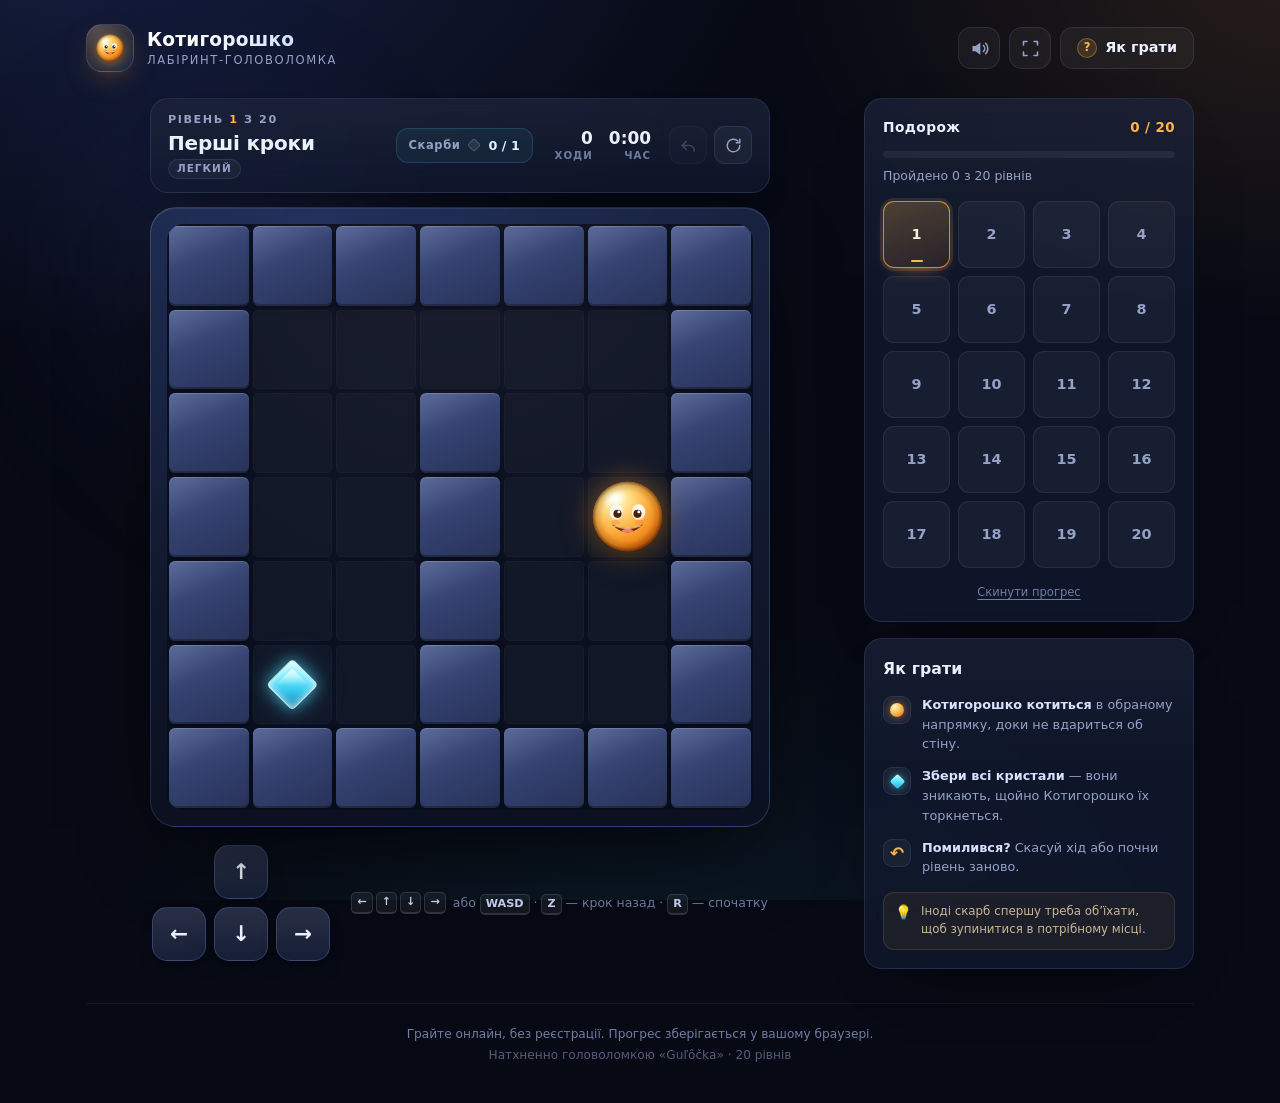
<file: koty/kotyhoroshko.html>
<!DOCTYPE html>
<html lang="uk">
<head>
  <meta charset="UTF-8">
  <meta name="viewport" content="width=device-width, initial-scale=1.0, viewport-fit=cover">
  <meta name="theme-color" content="#070a14">
  <meta name="description" content="Котигорошко — весела онлайн-головоломка з лабіринтами. Проведи смайлик крізь лабіринт і збери всі кристали.">
  <title>Котигорошко — лабіринт-головоломка</title>
  <link rel="icon" href="data:image/svg+xml,%3Csvg xmlns='http://www.w3.org/2000/svg' viewBox='0 0 64 64'%3E%3Cdefs%3E%3CradialGradient id='g' cx='35%25' cy='28%25' r='80%25'%3E%3Cstop offset='0' stop-color='%23fffbe0'/%3E%3Cstop offset='.45' stop-color='%23ffc45c'/%3E%3Cstop offset='1' stop-color='%23b64a05'/%3E%3C/radialGradient%3E%3C/defs%3E%3Crect width='64' height='64' rx='16' fill='%230d1326'/%3E%3Ccircle cx='32' cy='32' r='17' fill='url(%23g)'/%3E%3Ccircle cx='26' cy='29' r='2.6' fill='%234a2103'/%3E%3Ccircle cx='38' cy='29' r='2.6' fill='%234a2103'/%3E%3Cpath d='M25 37q7 6 14 0' fill='none' stroke='%234a2103' stroke-width='2.6' stroke-linecap='round'/%3E%3C/svg%3E">
  <style>
/* ============================================================
   Котигорошко — стилі
   ============================================================ */

:root {
  --bg: #070a14;
  --bg-soft: #0b1122;
  --panel: rgba(19, 27, 50, 0.72);
  --panel-strong: rgba(24, 33, 60, 0.92);
  --line: rgba(146, 170, 255, 0.13);
  --line-strong: rgba(146, 170, 255, 0.22);
  --text: #ecf1ff;
  --muted: #94a2c6;
  --muted-2: #6f7da1;
  --amber: #ffb648;
  --amber-2: #ff8a2a;
  --amber-soft: rgba(255, 182, 72, 0.14);
  --cyan: #57e6ff;
  --cyan-2: #24a9d8;
  --cyan-soft: rgba(87, 230, 255, 0.14);
  --green: #63e6a8;
  --red: #ff7a8a;
  --radius-lg: 26px;
  --radius-md: 18px;
  --radius-sm: 12px;
  --shadow-lg: 0 34px 90px -34px rgba(0, 0, 0, 0.92);
  --font: "Segoe UI", system-ui, -apple-system, "Helvetica Neue", Arial, sans-serif;
  --ease-roll: cubic-bezier(0.22, 0.68, 0.24, 1);
}

* { box-sizing: border-box; }

html { min-height: 100%; }

body {
  margin: 0;
  min-height: 100%;
  color: var(--text);
  font-family: var(--font);
  font-size: 16px;
  line-height: 1.5;
  background:
    radial-gradient(1100px 720px at 8% -12%, rgba(82, 118, 255, 0.2), transparent 62%),
    radial-gradient(900px 620px at 102% -4%, rgba(255, 158, 66, 0.13), transparent 58%),
    radial-gradient(900px 720px at 50% 118%, rgba(55, 216, 255, 0.09), transparent 62%),
    var(--bg);
  background-attachment: fixed;
  -webkit-font-smoothing: antialiased;
  overflow-x: hidden;
}

body.no-scroll { overflow: hidden; }

body::before {
  content: "";
  position: fixed;
  inset: 0;
  pointer-events: none;
  z-index: 0;
  opacity: 0.5;
  background-image:
    linear-gradient(rgba(255, 255, 255, 0.018) 1px, transparent 1px),
    linear-gradient(90deg, rgba(255, 255, 255, 0.018) 1px, transparent 1px);
  background-size: 54px 54px;
  mask-image: radial-gradient(circle at 50% 30%, black, transparent 78%);
}

.page-glow {
  position: fixed;
  z-index: 0;
  width: 540px;
  height: 540px;
  border-radius: 50%;
  filter: blur(90px);
  opacity: 0.5;
  pointer-events: none;
}

.page-glow::before,
.page-glow::after {
  content: "";
  position: absolute;
  border-radius: 50%;
}

.page-glow::before {
  width: 380px;
  height: 380px;
  left: 4%;
  top: 14%;
  background: radial-gradient(circle, rgba(94, 116, 255, 0.32), transparent 68%);
}

.page-glow::after {
  width: 320px;
  height: 320px;
  right: 6%;
  top: 46%;
  background: radial-gradient(circle, rgba(255, 162, 66, 0.22), transparent 68%);
}

.app {
  position: relative;
  z-index: 1;
  width: min(1180px, 100%);
  margin: 0 auto;
  padding: 24px clamp(16px, 3vw, 36px) 36px;
}

/* ---------- Шапка ---------- */

.topbar {
  display: flex;
  align-items: center;
  justify-content: space-between;
  gap: 18px;
  flex-wrap: wrap;
  margin-bottom: 26px;
}

.brand {
  display: inline-flex;
  align-items: center;
  gap: 13px;
  color: inherit;
  text-decoration: none;
  border-radius: 16px;
  outline-offset: 4px;
}

.brand-mark {
  position: relative;
  display: grid;
  place-items: center;
  width: 48px;
  height: 48px;
  border-radius: 16px;
  background:
    radial-gradient(120% 120% at 20% 0%, rgba(255, 255, 255, 0.12), transparent 55%),
    linear-gradient(150deg, rgba(255, 182, 72, 0.2), rgba(87, 230, 255, 0.08));
  border: 1px solid rgba(255, 255, 255, 0.12);
  box-shadow: 0 10px 30px -12px rgba(255, 160, 60, 0.55);
}

.brand-ball {
  display: block;
  width: 30px;
  height: 30px;
  filter: drop-shadow(0 3px 7px rgba(255, 158, 54, 0.5));
}

.svg-sprite {
  position: absolute;
  width: 0;
  height: 0;
  overflow: hidden;
  pointer-events: none;
}

.brand-text { display: flex; flex-direction: column; line-height: 1.15; }

.brand-text strong {
  font-size: 1.16rem;
  font-weight: 800;
  letter-spacing: 0.01em;
  background: linear-gradient(100deg, #ffffff 20%, #cfe0ff 80%);
  -webkit-background-clip: text;
  background-clip: text;
  color: transparent;
}

.brand-text small {
  margin-top: 3px;
  color: var(--muted);
  font-size: 0.72rem;
  letter-spacing: 0.14em;
  text-transform: uppercase;
}

.top-actions { display: flex; align-items: center; gap: 9px; }

.icon-btn {
  display: inline-grid;
  place-items: center;
  width: 42px;
  height: 42px;
  padding: 0;
  color: var(--muted);
  background: rgba(255, 255, 255, 0.045);
  border: 1px solid var(--line);
  border-radius: 13px;
  cursor: pointer;
  transition: color 0.18s ease, background 0.18s ease, border-color 0.18s ease, transform 0.18s ease;
}

.icon-btn:hover {
  color: var(--text);
  background: rgba(255, 255, 255, 0.08);
  border-color: var(--line-strong);
}

.icon-btn:active { transform: scale(0.94); }

.icon-btn:disabled {
  opacity: 0.35;
  cursor: default;
  transform: none;
}

.icon { width: 21px; height: 21px; display: block; }

.icon-sound-off { display: none; }
.sound-off .icon-sound-on { display: none; }
.sound-off .icon-sound-off { display: block; }

.ghost-btn {
  display: inline-flex;
  align-items: center;
  gap: 8px;
  height: 42px;
  padding: 0 16px;
  color: var(--text);
  font: inherit;
  font-size: 0.9rem;
  font-weight: 600;
  background: rgba(255, 255, 255, 0.045);
  border: 1px solid var(--line);
  border-radius: 13px;
  cursor: pointer;
  transition: background 0.18s ease, border-color 0.18s ease;
}

.ghost-btn:hover { background: rgba(255, 255, 255, 0.08); border-color: var(--line-strong); }

.ghost-btn-icon {
  display: grid;
  place-items: center;
  width: 20px;
  height: 20px;
  border-radius: 50%;
  font-size: 0.72rem;
  font-weight: 800;
  color: var(--amber);
  background: var(--amber-soft);
  border: 1px solid rgba(255, 182, 72, 0.35);
}

/* ---------- Розкладка ---------- */

.layout {
  display: grid;
  grid-template-columns: minmax(0, 1fr) 330px;
  gap: clamp(18px, 2.4vw, 30px);
  align-items: start;
}

.stage { min-width: 0; }

/* ---------- HUD ---------- */

.hud {
  display: flex;
  align-items: center;
  gap: 18px;
  flex-wrap: wrap;
  width: 100%;
  max-width: 620px;
  margin: 0 auto 14px;
  padding: 13px 17px;
  background:
    linear-gradient(180deg, rgba(255, 255, 255, 0.035), transparent),
    var(--panel);
  border: 1px solid var(--line);
  border-radius: var(--radius-md);
  backdrop-filter: blur(14px);
  box-shadow: 0 18px 44px -30px rgba(0, 0, 0, 0.9);
}

.hud-level { display: flex; flex-direction: column; min-width: 140px; flex: 1 1 150px; }

.eyebrow {
  color: var(--muted);
  font-size: 0.7rem;
  font-weight: 700;
  letter-spacing: 0.14em;
  text-transform: uppercase;
}

.eyebrow b { color: var(--amber); }

.hud-level h1 {
  margin: 2px 0 0;
  font-size: 1.25rem;
  font-weight: 800;
  letter-spacing: -0.01em;
  line-height: 1.2;
}

.difficulty {
  align-self: flex-start;
  margin-top: 4px;
  padding: 1px 8px;
  font-size: 0.66rem;
  font-weight: 700;
  letter-spacing: 0.09em;
  text-transform: uppercase;
  color: var(--muted);
  background: rgba(255, 255, 255, 0.045);
  border: 1px solid var(--line);
  border-radius: 999px;
}

.hud-gems {
  display: flex;
  align-items: center;
  gap: 9px;
  padding: 7px 12px;
  background: rgba(87, 230, 255, 0.06);
  border: 1px solid rgba(87, 230, 255, 0.16);
  border-radius: 12px;
}

.hud-gems-label {
  color: var(--muted);
  font-size: 0.72rem;
  font-weight: 600;
  letter-spacing: 0.05em;
}

.gem-dots { display: inline-flex; align-items: center; gap: 5px; }

.gem-dot {
  width: 10px;
  height: 10px;
  border-radius: 2px;
  transform: rotate(45deg);
  background: rgba(255, 255, 255, 0.08);
  border: 1px solid rgba(255, 255, 255, 0.16);
  transition: background 0.25s ease, box-shadow 0.25s ease, border-color 0.25s ease;
}

.gem-dot.filled {
  background: linear-gradient(135deg, #d7fdff, var(--cyan) 45%, var(--cyan-2));
  border-color: rgba(215, 253, 255, 0.8);
  box-shadow: 0 0 10px rgba(87, 230, 255, 0.6);
}

.hud-gems-count {
  font-size: 0.8rem;
  font-weight: 700;
  font-variant-numeric: tabular-nums;
  color: #d9f9ff;
}

.hud-stats { display: flex; align-items: center; gap: 16px; margin-left: auto; }

.hud-stat {
  display: flex;
  flex-direction: column;
  align-items: flex-end;
  min-width: 42px;
  line-height: 1.1;
}

.hud-stat b {
  font-size: 1.06rem;
  font-weight: 800;
  font-variant-numeric: tabular-nums;
}

.hud-stat span {
  margin-top: 2px;
  color: var(--muted-2);
  font-size: 0.64rem;
  font-weight: 600;
  letter-spacing: 0.1em;
  text-transform: uppercase;
}

.hud-actions { display: flex; gap: 7px; margin-left: 2px; }

.hud-actions .icon-btn { width: 38px; height: 38px; border-radius: 11px; }
.hud-actions .icon { width: 19px; height: 19px; }

/* ---------- Поле ---------- */

.board-frame {
  position: relative;
  width: 100%;
  max-width: 620px;
  margin: 0 auto;
  padding: clamp(10px, 1.5vw, 16px);
  background:
    radial-gradient(120% 120% at 28% 0%, rgba(90, 130, 255, 0.15), transparent 58%),
    linear-gradient(180deg, rgba(26, 36, 66, 0.94), rgba(11, 17, 33, 0.98));
  border: 1px solid rgba(130, 160, 255, 0.17);
  border-radius: var(--radius-lg);
  box-shadow: var(--shadow-lg), inset 0 1px 0 rgba(255, 255, 255, 0.07);
}

.board-frame::after {
  content: "";
  position: absolute;
  inset: -1px;
  border-radius: inherit;
  pointer-events: none;
  background: linear-gradient(135deg, rgba(255, 182, 72, 0.18), transparent 30%, transparent 70%, rgba(87, 230, 255, 0.14));
  -webkit-mask: linear-gradient(#000 0 0) content-box, linear-gradient(#000 0 0);
  -webkit-mask-composite: xor;
  mask-composite: exclude;
  padding: 1px;
  opacity: 0.75;
}

.board {
  --cols: 7;
  --rows: 7;
  position: relative;
  width: 100%;
  aspect-ratio: var(--cols) / var(--rows);
  display: grid;
  grid-template-columns: repeat(var(--cols), 1fr);
  grid-template-rows: repeat(var(--rows), 1fr);
  border-radius: 17px;
  overflow: hidden;
  background:
    radial-gradient(120% 120% at 50% 0%, rgba(255, 255, 255, 0.035), transparent 60%),
    #0a1020;
  touch-action: none;
  user-select: none;
  -webkit-user-select: none;
}

.cell { position: relative; padding: 2px; }

.tile {
  position: relative;
  display: block;
  width: 100%;
  height: 100%;
  border-radius: 5px;
  background: rgba(255, 255, 255, 0.026);
  box-shadow: inset 0 0 0 1px rgba(255, 255, 255, 0.018);
}

.cell.collecting { z-index: 8; }

.board.enter { animation: boardIn 0.38s ease both; }

@keyframes boardIn {
  from { opacity: 0.35; transform: scale(0.985); }
  to { opacity: 1; transform: none; }
}

.cell.wall .tile {
  background:
    linear-gradient(155deg, rgba(255, 255, 255, 0.12), transparent 38%),
    linear-gradient(155deg, #46578c 0%, #33406d 52%, #283359 100%);
  box-shadow:
    inset 0 1px 0 rgba(255, 255, 255, 0.16),
    inset 0 -2px 0 rgba(0, 0, 0, 0.28),
    0 3px 7px rgba(0, 0, 0, 0.34);
  border-radius: 6px;
}

.cell.trail .tile::after {
  content: "";
  position: absolute;
  inset: 0;
  border-radius: inherit;
  background: radial-gradient(circle at 50% 50%, rgba(255, 190, 92, 0.55), rgba(255, 150, 40, 0.08) 70%, transparent);
  animation: trailFade 1.05s ease-out var(--trail-delay, 0ms) forwards;
}

@keyframes trailFade {
  0% { opacity: 0.85; transform: scale(0.8); }
  35% { opacity: 0.55; }
  100% { opacity: 0; transform: scale(1.05); }
}

/* ---------- Котигорошко (кулька-смайлик) ---------- */

.ball {
  position: absolute;
  left: calc(var(--c) * 100% / var(--cols));
  top: calc(var(--r) * 100% / var(--rows));
  width: calc(100% / var(--cols));
  height: calc(100% / var(--rows));
  z-index: 6;
  pointer-events: none;
  transition:
    left var(--roll, 0ms) var(--ease-roll),
    top var(--roll, 0ms) var(--ease-roll);
  will-change: left, top;
}

.ball-svg {
  position: absolute;
  inset: 4%;
  width: 92%;
  height: 92%;
  display: block;
  filter:
    drop-shadow(0 0 14px rgba(255, 158, 54, 0.5))
    drop-shadow(0 5px 6px rgba(0, 0, 0, 0.55));
}

.ball .smiley-eyes {
  transform-box: fill-box;
  transform-origin: center;
  animation: smileyBlink 6.4s infinite;
}

@keyframes smileyBlink {
  0%, 90%, 100% { transform: scaleY(1); }
  93% { transform: scaleY(0.12); }
  96% { transform: scaleY(1); }
}

.ball.bump-up { animation: bumpUp 0.24s ease; }
.ball.bump-down { animation: bumpDown 0.24s ease; }
.ball.bump-left { animation: bumpLeft 0.24s ease; }
.ball.bump-right { animation: bumpRight 0.24s ease; }

@keyframes bumpUp { 45% { transform: translateY(-7%); } }
@keyframes bumpDown { 45% { transform: translateY(7%); } }
@keyframes bumpLeft { 45% { transform: translateX(-7%); } }
@keyframes bumpRight { 45% { transform: translateX(7%); } }

/* ---------- Кристали ---------- */

.gem {
  position: absolute;
  left: 50%;
  top: 50%;
  width: 46%;
  height: 46%;
  margin: -23% 0 0 -23%;
  transform: rotate(45deg);
  border-radius: 12%;
  background: linear-gradient(135deg, #d7fdff 0%, #7aeeff 32%, #37c8ef 62%, #137fa8 100%);
  border: 1px solid rgba(224, 253, 255, 0.85);
  box-shadow:
    0 0 16px rgba(87, 230, 255, 0.7),
    0 0 34px rgba(50, 180, 230, 0.28),
    inset 0 0 8px rgba(255, 255, 255, 0.85);
  animation: gemPulse 2.4s ease-in-out infinite;
}

.gem::after {
  content: "";
  position: absolute;
  inset: 18%;
  border-radius: 10%;
  background: linear-gradient(135deg, rgba(255, 255, 255, 0.85), transparent 55%);
}

@keyframes gemPulse {
  0%, 100% { transform: rotate(45deg) scale(1); filter: brightness(1); }
  50% { transform: rotate(45deg) scale(1.09); filter: brightness(1.18); }
}

.gem.collected {
  animation: gemCollect 0.42s cubic-bezier(0.2, 0.8, 0.3, 1) forwards;
}

@keyframes gemCollect {
  0% { transform: rotate(45deg) scale(1); opacity: 1; filter: brightness(1); }
  45% { transform: rotate(45deg) scale(1.55); opacity: 1; filter: brightness(1.8); }
  100% { transform: rotate(45deg) translateY(-40%) scale(0.1); opacity: 0; filter: brightness(2); }
}

/* ---------- Низ сцени ---------- */

.stage-footer {
  display: flex;
  align-items: center;
  justify-content: space-between;
  gap: 20px;
  flex-wrap: wrap;
  width: 100%;
  max-width: 620px;
  margin: 18px auto 0;
  padding: 0 2px;
}

.pad {
  display: grid;
  grid-template-columns: repeat(3, 54px);
  grid-template-rows: repeat(2, 54px);
  grid-template-areas:
    ". up ."
    "left down right";
  gap: 8px;
}

.pad-btn {
  display: grid;
  place-items: center;
  width: 54px;
  height: 54px;
  padding: 0;
  color: var(--text);
  font-family: inherit;
  font-size: 1.35rem;
  font-weight: 700;
  background:
    linear-gradient(180deg, rgba(255, 255, 255, 0.09), rgba(255, 255, 255, 0.02)),
    rgba(22, 31, 57, 0.9);
  border: 1px solid var(--line-strong);
  border-radius: 15px;
  box-shadow: 0 5px 0 rgba(5, 9, 20, 0.55), 0 10px 22px -12px rgba(0, 0, 0, 0.8);
  cursor: pointer;
  user-select: none;
  transition: transform 0.1s ease, background 0.18s ease, border-color 0.18s ease, box-shadow 0.1s ease;
}

.pad-btn:hover { background-color: rgba(42, 56, 95, 0.95); border-color: rgba(146, 170, 255, 0.35); }

.pad-btn:active {
  transform: translateY(3px);
  box-shadow: 0 2px 0 rgba(5, 9, 20, 0.55), 0 6px 12px -10px rgba(0, 0, 0, 0.8);
}

.pad-up { grid-area: up; }
.pad-left { grid-area: left; }
.pad-down { grid-area: down; }
.pad-right { grid-area: right; }

.hint {
  flex: 1 1 220px;
  margin: 0;
  color: var(--muted-2);
  font-size: 0.78rem;
  line-height: 1.9;
  text-align: right;
}

.hint-keys { display: inline-flex; gap: 3px; margin-right: 3px; vertical-align: middle; }

kbd {
  display: inline-block;
  min-width: 20px;
  padding: 1px 5px;
  color: #c9d6f7;
  font-family: inherit;
  font-size: 0.7rem;
  font-weight: 700;
  line-height: 1.45;
  text-align: center;
  background: rgba(255, 255, 255, 0.055);
  border: 1px solid rgba(255, 255, 255, 0.13);
  border-bottom-width: 2px;
  border-radius: 5px;
}

/* ---------- Бокова панель ---------- */

.sidebar { display: flex; flex-direction: column; gap: 16px; }

.panel {
  padding: 18px;
  background:
    linear-gradient(180deg, rgba(255, 255, 255, 0.03), transparent 40%),
    var(--panel);
  border: 1px solid var(--line);
  border-radius: var(--radius-md);
  backdrop-filter: blur(14px);
  box-shadow: 0 24px 60px -40px rgba(0, 0, 0, 0.9);
}

.panel-head {
  display: flex;
  align-items: baseline;
  justify-content: space-between;
  gap: 12px;
  color: var(--text);
  font-size: 0.86rem;
  font-weight: 700;
  letter-spacing: 0.03em;
}

.panel-head b {
  color: var(--amber);
  font-size: 0.84rem;
  font-variant-numeric: tabular-nums;
}

.bar {
  height: 7px;
  margin: 13px 0 9px;
  background: rgba(255, 255, 255, 0.06);
  border-radius: 999px;
  overflow: hidden;
}

.bar span {
  display: block;
  width: 0;
  height: 100%;
  border-radius: inherit;
  background: linear-gradient(90deg, var(--amber-2), var(--amber) 55%, #ffe0a0);
  box-shadow: 0 0 12px rgba(255, 182, 72, 0.5);
  transition: width 0.5s var(--ease-roll);
}

.muted { margin: 0 0 15px; color: var(--muted); font-size: 0.78rem; }

.level-grid {
  display: grid;
  grid-template-columns: repeat(4, minmax(0, 1fr));
  gap: 8px;
}

.level-btn {
  position: relative;
  display: grid;
  place-items: center;
  aspect-ratio: 1;
  padding: 0;
  color: var(--muted);
  font-family: inherit;
  font-size: 0.9rem;
  font-weight: 800;
  font-variant-numeric: tabular-nums;
  background: rgba(255, 255, 255, 0.04);
  border: 1px solid rgba(255, 255, 255, 0.07);
  border-radius: 11px;
  cursor: pointer;
  transition: transform 0.15s ease, color 0.18s ease, background 0.18s ease, border-color 0.18s ease, box-shadow 0.18s ease;
}

.level-btn:hover {
  transform: translateY(-2px);
  color: var(--text);
  background: rgba(255, 255, 255, 0.08);
  border-color: var(--line-strong);
}

.level-btn.solved { color: #dff7ff; border-color: rgba(87, 230, 255, 0.24); background: rgba(87, 230, 255, 0.07); }

.level-btn.solved::after {
  content: "✓";
  position: absolute;
  top: 1px;
  right: 4px;
  color: var(--cyan);
  font-size: 0.6rem;
  font-weight: 900;
}

.level-btn.current {
  color: #fff3dc;
  background: linear-gradient(160deg, rgba(255, 182, 72, 0.25), rgba(255, 138, 42, 0.1));
  border-color: rgba(255, 182, 72, 0.7);
  box-shadow: 0 0 0 3px rgba(255, 182, 72, 0.12), 0 8px 18px -12px rgba(255, 160, 60, 0.9);
}

.level-btn.current::before {
  content: "";
  position: absolute;
  bottom: 5px;
  width: 12px;
  height: 2px;
  border-radius: 2px;
  background: var(--amber);
}

.link-btn {
  display: block;
  margin: 14px auto 0;
  padding: 2px 6px;
  color: var(--muted-2);
  font: inherit;
  font-size: 0.72rem;
  text-decoration: underline;
  text-underline-offset: 3px;
  background: none;
  border: 0;
  cursor: pointer;
  transition: color 0.18s ease;
}

.link-btn:hover { color: var(--red); }
.link-btn.armed { color: var(--red); font-weight: 700; }

.rules-panel h3 {
  margin: 0 0 14px;
  font-size: 0.98rem;
  font-weight: 800;
  letter-spacing: 0.01em;
}

.rules-list {
  display: flex;
  flex-direction: column;
  gap: 12px;
  margin: 0;
  padding: 0;
  list-style: none;
}

.rules-list li {
  display: flex;
  align-items: flex-start;
  gap: 11px;
  color: var(--muted);
  font-size: 0.8rem;
  line-height: 1.55;
}

.rules-list b { color: #d7e2ff; font-weight: 700; }

.rule-icon {
  flex: 0 0 auto;
  display: grid;
  place-items: center;
  width: 28px;
  height: 28px;
  margin-top: 1px;
  border-radius: 9px;
  background: rgba(255, 255, 255, 0.045);
  border: 1px solid var(--line);
}

.rule-icon-ball::after {
  content: "";
  width: 14px;
  height: 14px;
  border-radius: 50%;
  background: radial-gradient(circle at 33% 28%, #fff6cf, #ffc45c 40%, #e2670d);
  box-shadow: 0 0 8px rgba(255, 158, 54, 0.6);
}

.rule-icon-gem::after {
  content: "";
  width: 11px;
  height: 11px;
  border-radius: 2px;
  transform: rotate(45deg);
  background: linear-gradient(135deg, #d7fdff, var(--cyan) 50%, var(--cyan-2));
  box-shadow: 0 0 8px rgba(87, 230, 255, 0.6);
}

.rule-icon-undo { color: var(--amber); font-size: 1.05rem; font-weight: 700; }

.rule-tip {
  display: flex;
  gap: 9px;
  margin-top: 15px;
  padding: 10px 11px;
  background: rgba(255, 182, 72, 0.06);
  border: 1px solid rgba(255, 182, 72, 0.14);
  border-radius: 11px;
}

.rule-tip span { font-size: 0.85rem; line-height: 1.4; }

.rule-tip p {
  margin: 0;
  color: #c7b795;
  font-size: 0.74rem;
  line-height: 1.5;
}

/* ---------- Футер ---------- */

.footer {
  margin-top: 34px;
  padding-top: 18px;
  border-top: 1px solid rgba(255, 255, 255, 0.05);
  color: var(--muted-2);
  font-size: 0.76rem;
  text-align: center;
}

.footer p { margin: 3px 0; }
.footer-small { opacity: 0.72; }

/* ---------- Вікно перемоги ---------- */

.win-layer {
  position: absolute;
  inset: 0;
  z-index: 20;
  display: grid;
  place-items: center;
  padding: 18px;
  border-radius: var(--radius-lg);
  background:
    radial-gradient(55% 55% at 50% 38%, rgba(255, 182, 72, 0.14), transparent 72%),
    rgba(6, 10, 21, 0.68);
  backdrop-filter: blur(6px);
  overflow: hidden;
}

.win-layer[hidden] { display: none; }

.win-card {
  position: relative;
  z-index: 2;
  width: min(360px, 100%);
  padding: 24px 24px 22px;
  text-align: center;
  background:
    radial-gradient(120% 90% at 50% 0%, rgba(255, 200, 120, 0.13), transparent 60%),
    linear-gradient(180deg, rgba(33, 44, 77, 0.98), rgba(13, 19, 37, 0.99));
  border: 1px solid rgba(255, 200, 120, 0.26);
  border-radius: 22px;
  box-shadow: 0 40px 90px -20px #000, 0 0 70px -14px rgba(255, 170, 60, 0.3);
  animation: cardPop 0.4s cubic-bezier(0.18, 1.25, 0.4, 1);
}

@keyframes cardPop {
  0% { opacity: 0; transform: translateY(14px) scale(0.92); }
  100% { opacity: 1; transform: none; }
}

.win-close,
.modal-close {
  position: absolute;
  top: 10px;
  right: 10px;
  display: grid;
  place-items: center;
  width: 30px;
  height: 30px;
  padding: 0 0 2px;
  color: var(--muted);
  font-size: 1.3rem;
  line-height: 1;
  background: rgba(255, 255, 255, 0.05);
  border: 1px solid var(--line);
  border-radius: 9px;
  cursor: pointer;
  transition: color 0.18s ease, background 0.18s ease;
}

.win-close:hover,
.modal-close:hover { color: #fff; background: rgba(255, 255, 255, 0.1); }

.win-icon {
  width: 64px;
  height: 64px;
  margin: 0 auto 10px;
  filter: drop-shadow(0 10px 22px rgba(60, 200, 255, 0.45));
  animation: iconFloat 3s ease-in-out infinite;
}

@keyframes iconFloat {
  0%, 100% { transform: translateY(0) rotate(-2deg); }
  50% { transform: translateY(-6px) rotate(2deg); }
}

.win-icon svg { width: 100%; height: 100%; display: block; }

.win-kicker {
  margin: 0;
  color: var(--amber);
  font-size: 0.68rem;
  font-weight: 800;
  letter-spacing: 0.17em;
  text-transform: uppercase;
}

.win-card h2 {
  margin: 5px 0 17px;
  font-size: 1.35rem;
  font-weight: 800;
  letter-spacing: -0.01em;
}

.win-stats {
  display: grid;
  grid-template-columns: repeat(3, 1fr);
  gap: 8px;
  margin-bottom: 18px;
}

.win-stats div {
  padding: 9px 4px;
  background: rgba(255, 255, 255, 0.035);
  border: 1px solid rgba(255, 255, 255, 0.06);
  border-radius: 11px;
}

.win-stats b {
  display: block;
  font-size: 1.06rem;
  font-weight: 800;
  font-variant-numeric: tabular-nums;
}

.win-stats span {
  display: block;
  margin-top: 2px;
  color: var(--muted-2);
  font-size: 0.62rem;
  font-weight: 600;
  letter-spacing: 0.08em;
  text-transform: uppercase;
}

.win-actions { display: flex; flex-direction: column; gap: 8px; }

.btn {
  display: inline-flex;
  align-items: center;
  justify-content: center;
  gap: 8px;
  min-height: 44px;
  padding: 0 18px;
  font: inherit;
  font-size: 0.9rem;
  font-weight: 700;
  border-radius: 12px;
  border: 1px solid transparent;
  cursor: pointer;
  transition: transform 0.14s ease, background 0.18s ease, border-color 0.18s ease, box-shadow 0.18s ease;
}

.btn:active { transform: scale(0.97); }

.btn-primary {
  color: #2a1602;
  background: linear-gradient(180deg, #ffd27a, var(--amber) 45%, #f29a2e);
  border-color: rgba(255, 226, 170, 0.7);
  box-shadow: 0 10px 24px -10px rgba(255, 158, 54, 0.85), inset 0 1px 0 rgba(255, 255, 255, 0.6);
}

.btn-primary:hover { filter: brightness(1.05); }

.btn-soft {
  color: var(--text);
  background: rgba(255, 255, 255, 0.055);
  border-color: var(--line);
}

.btn-soft:hover { background: rgba(255, 255, 255, 0.09); border-color: var(--line-strong); }

/* Конфеті */
.confetti { position: absolute; inset: 0; z-index: 1; pointer-events: none; overflow: hidden; }

.confetti i {
  position: absolute;
  top: -14px;
  width: 7px;
  height: 11px;
  border-radius: 2px;
  opacity: 0;
  animation: confettiFall var(--dur, 2.2s) linear var(--delay, 0s) forwards;
}

@keyframes confettiFall {
  0% { opacity: 1; transform: translate3d(0, -10px, 0) rotate(0deg); }
  100% { opacity: 0; transform: translate3d(var(--drift, 0), 620px, 0) rotate(var(--spin, 540deg)); }
}

/* ---------- Модальне вікно ---------- */

.modal {
  position: fixed;
  inset: 0;
  z-index: 50;
  display: grid;
  place-items: center;
  padding: 20px;
}

.modal[hidden] { display: none; }

.modal-backdrop {
  position: absolute;
  inset: 0;
  background: rgba(4, 7, 15, 0.72);
  backdrop-filter: blur(5px);
  animation: fadeIn 0.2s ease;
}

.modal-card {
  position: relative;
  z-index: 1;
  width: min(520px, 100%);
  max-height: calc(100vh - 40px);
  overflow-y: auto;
  padding: 26px;
  background:
    radial-gradient(120% 80% at 50% 0%, rgba(90, 130, 255, 0.12), transparent 60%),
    linear-gradient(180deg, rgba(27, 37, 67, 0.99), rgba(12, 18, 35, 0.99));
  border: 1px solid var(--line-strong);
  border-radius: 22px;
  box-shadow: 0 40px 100px -24px #000;
  animation: cardPop 0.3s cubic-bezier(0.18, 1.2, 0.4, 1);
}

@keyframes fadeIn { from { opacity: 0; } to { opacity: 1; } }

.modal-card h2 { margin: 5px 0 14px; font-size: 1.4rem; font-weight: 800; }

.help-body p { margin: 0 0 14px; color: var(--muted); font-size: 0.9rem; }
.help-body b { color: #e2eaff; }

.help-demo {
  display: flex;
  justify-content: center;
  gap: 4px;
  margin: 16px 0;
  padding: 12px;
  background: rgba(0, 0, 0, 0.22);
  border: 1px solid var(--line);
  border-radius: 14px;
}

.demo-cell {
  position: relative;
  width: 38px;
  height: 38px;
  border-radius: 7px;
  background: rgba(255, 255, 255, 0.03);
}

.demo-wall {
  background: linear-gradient(155deg, #46578c, #283359);
  box-shadow: inset 0 1px 0 rgba(255, 255, 255, 0.16);
}

.demo-path { background: rgba(255, 255, 255, 0.03); }

.demo-ball svg {
  position: absolute;
  inset: 3px;
  width: calc(100% - 6px);
  height: calc(100% - 6px);
  filter: drop-shadow(0 2px 4px rgba(0, 0, 0, 0.45));
}

.demo-gem::after {
  content: "";
  position: absolute;
  inset: 12px;
  border-radius: 2px;
  transform: rotate(45deg);
  background: linear-gradient(135deg, #d7fdff, var(--cyan) 45%, var(--cyan-2));
  box-shadow: 0 0 12px rgba(87, 230, 255, 0.65);
}

.help-list {
  display: flex;
  flex-direction: column;
  gap: 9px;
  margin: 0 0 14px;
  padding: 0;
  list-style: none;
  color: var(--muted);
  font-size: 0.86rem;
}

.help-list li { position: relative; padding-left: 18px; }
.help-list li::before {
  content: "";
  position: absolute;
  left: 2px;
  top: 0.58em;
  width: 6px;
  height: 6px;
  border-radius: 2px;
  transform: rotate(45deg);
  background: var(--amber);
  opacity: 0.8;
}

.help-note {
  padding: 11px 13px;
  color: #cbb98f;
  font-size: 0.82rem;
  background: rgba(255, 182, 72, 0.07);
  border: 1px solid rgba(255, 182, 72, 0.18);
  border-radius: 11px;
}

.modal-card .btn { width: 100%; margin-top: 18px; }

/* ---------- Тост ---------- */

.toast {
  position: fixed;
  left: 50%;
  bottom: 26px;
  z-index: 80;
  padding: 10px 18px;
  color: var(--text);
  font-size: 0.84rem;
  font-weight: 600;
  background: rgba(24, 34, 62, 0.96);
  border: 1px solid var(--line-strong);
  border-radius: 999px;
  box-shadow: 0 20px 50px -20px #000;
  transform: translate(-50%, 14px);
  opacity: 0;
  pointer-events: none;
  transition: opacity 0.22s ease, transform 0.22s ease;
}

.toast.show { opacity: 1; transform: translate(-50%, 0); }

.sr-only {
  position: absolute;
  width: 1px;
  height: 1px;
  padding: 0;
  margin: -1px;
  overflow: hidden;
  clip: rect(0, 0, 0, 0);
  white-space: nowrap;
  border: 0;
}

.noscript {
  position: fixed;
  inset: auto 20px 20px;
  padding: 14px;
  color: #fff;
  text-align: center;
  background: #7a1f2c;
  border-radius: 10px;
  z-index: 100;
}

/* ---------- Адаптивність ---------- */

@media (max-width: 980px) {
  .layout { grid-template-columns: 1fr; }
  .sidebar { display: grid; grid-template-columns: 1fr 1fr; align-items: start; }
  .rules-panel { height: 100%; }
  .board-frame, .hud, .stage-footer { max-width: 600px; }
}

@media (max-width: 700px) {
  .app { padding-top: 16px; }
  .topbar { margin-bottom: 18px; }
  .brand-mark { width: 42px; height: 42px; border-radius: 14px; }
  .brand-ball { width: 25px; height: 25px; }
  .brand-text strong { font-size: 1.04rem; }
  .brand-text small { font-size: 0.62rem; }
  .ghost-btn { width: 42px; padding: 0; justify-content: center; font-size: 0; gap: 0; }
  .ghost-btn-icon { font-size: 0.74rem; }
  .hud { gap: 12px; padding: 12px 14px; }
  .hud-level { flex: 1 1 100%; }
  .hud-level h1 { font-size: 1.15rem; }
  .hud-stats { margin-left: 0; width: 100%; justify-content: space-between; }
  .hud-gems { order: 3; }
  .hud-actions { margin-left: auto; }
  .hud-stat { align-items: flex-start; }
  .stage-footer { justify-content: center; }
  .hint { text-align: center; flex-basis: 100%; order: -1; line-height: 2.1; }
  .pad { grid-template-columns: repeat(3, 58px); grid-template-rows: repeat(2, 58px); }
  .pad-btn { width: 58px; height: 58px; }
  .sidebar { grid-template-columns: 1fr; }
  .level-grid { grid-template-columns: repeat(6, minmax(0, 1fr)); }
}

@media (max-width: 420px) {
  .top-actions { gap: 6px; }
  .icon-btn, .ghost-btn { width: 38px; height: 38px; }
  .hud-gems { padding: 6px 9px; gap: 7px; }
  .hud-gems-label { display: none; }
  .pad { grid-template-columns: repeat(3, 52px); grid-template-rows: repeat(2, 52px); gap: 7px; }
  .pad-btn { width: 52px; height: 52px; border-radius: 13px; }
  .level-grid { grid-template-columns: repeat(4, minmax(0, 1fr)); }
}

@media (prefers-reduced-motion: reduce) {
  *, *::before, *::after {
    animation-duration: 0.001ms !important;
    animation-iteration-count: 1 !important;
    transition-duration: 0.001ms !important;
    scroll-behavior: auto !important;
  }
}

/* ---------- Фокус ---------- */

:focus-visible {
  outline: 2px solid var(--amber);
  outline-offset: 2px;
}

button:focus:not(:focus-visible) { outline: none; }

  </style>
</head>
<body>
  <svg class="svg-sprite" aria-hidden="true" focusable="false" width="0" height="0">
    <defs>
      <radialGradient id="smileyBody" cx="34%" cy="26%" r="82%">
        <stop offset="0" stop-color="#fffbe0"/>
        <stop offset=".22" stop-color="#ffe08a"/>
        <stop offset=".5" stop-color="#ffb648"/>
        <stop offset=".78" stop-color="#f08a1e"/>
        <stop offset="1" stop-color="#b64a05"/>
      </radialGradient>
      <radialGradient id="smileyRim" cx="50%" cy="50%" r="50%">
        <stop offset=".7" stop-color="#3d1500" stop-opacity="0"/>
        <stop offset=".9" stop-color="#3d1500" stop-opacity=".18"/>
        <stop offset="1" stop-color="#3d1500" stop-opacity=".6"/>
      </radialGradient>
      <radialGradient id="smileySpec" cx="50%" cy="50%" r="50%">
        <stop offset="0" stop-color="#ffffff" stop-opacity=".95"/>
        <stop offset="1" stop-color="#ffffff" stop-opacity="0"/>
      </radialGradient>
      <radialGradient id="smileyEye" cx="42%" cy="30%" r="78%">
        <stop offset="0" stop-color="#ffffff"/>
        <stop offset=".68" stop-color="#fff7e6"/>
        <stop offset="1" stop-color="#efc48c"/>
      </radialGradient>
      <linearGradient id="smileyMouth" x1="50" y1="58" x2="50" y2="78" gradientUnits="userSpaceOnUse">
        <stop offset="0" stop-color="#541c00"/>
        <stop offset="1" stop-color="#8a3600"/>
      </linearGradient>
      <clipPath id="smileyMouthClip">
        <path d="M30 60.5Q50 81 70 60.5Q50 69.5 30 60.5Z"/>
      </clipPath>
    </defs>
    <symbol id="smiley" viewBox="0 0 100 100">
      <circle cx="50" cy="50" r="45" fill="url(#smileyBody)"/>
      <circle cx="50" cy="50" r="45" fill="url(#smileyRim)"/>
      <ellipse cx="33" cy="27" rx="17" ry="11.5" transform="rotate(-28 33 27)" fill="url(#smileySpec)"/>
      <g class="smiley-eyes">
        <ellipse cx="35.5" cy="44.5" rx="8.7" ry="10.4" fill="url(#smileyEye)"/>
        <ellipse cx="64.5" cy="44.5" rx="8.7" ry="10.4" fill="url(#smileyEye)"/>
        <circle cx="37" cy="46.5" r="5.3" fill="#4a2103"/>
        <circle cx="63" cy="46.5" r="5.3" fill="#4a2103"/>
        <circle cx="38.7" cy="44" r="1.9" fill="#ffffff"/>
        <circle cx="64.7" cy="44" r="1.9" fill="#ffffff"/>
      </g>
      <ellipse cx="34.5" cy="57.5" rx="6" ry="3.2" fill="#ff8a3d" opacity=".45"/>
      <ellipse cx="65.5" cy="57.5" rx="6" ry="3.2" fill="#ff8a3d" opacity=".45"/>
      <path d="M30 60.5Q50 81 70 60.5Q50 69.5 30 60.5Z" fill="url(#smileyMouth)"/>
      <ellipse cx="50" cy="69.5" rx="7.6" ry="3.8" fill="#ff7b6e" clip-path="url(#smileyMouthClip)"/>
      <path d="M33.5 62.4Q50 68.4 66.5 62.4" fill="none" stroke="#ffd9a8" stroke-width="2.2" stroke-linecap="round" opacity=".7"/>
    </symbol>
  </svg>

  <div class="page-glow" aria-hidden="true"></div>

  <div class="app">
    <header class="topbar">
      <a class="brand" href="./" aria-label="Котигорошко — на початок">
        <span class="brand-mark" aria-hidden="true">
          <svg class="brand-ball" viewBox="0 0 100 100" focusable="false"><use href="#smiley"/></svg>
        </span>
        <span class="brand-text">
          <strong>Котигорошко</strong>
          <small>лабіринт-головоломка</small>
        </span>
      </a>

      <div class="top-actions">
        <button class="icon-btn" id="soundBtn" type="button" aria-label="Вимкнути звук" title="Звук">
          <svg class="icon icon-sound-on" viewBox="0 0 24 24" aria-hidden="true">
            <path d="M4 9v6h3.5L13 19V5L7.5 9H4Z" fill="currentColor" stroke="none"/>
            <path d="M16.5 8.5a5 5 0 0 1 0 7M19 6a8.5 8.5 0 0 1 0 12" fill="none" stroke="currentColor" stroke-width="1.8" stroke-linecap="round"/>
          </svg>
          <svg class="icon icon-sound-off" viewBox="0 0 24 24" aria-hidden="true">
            <path d="M4 9v6h3.5L13 19V5L7.5 9H4Z" fill="currentColor" stroke="none"/>
            <path d="m16.5 9.5 5 5m0-5-5 5" fill="none" stroke="currentColor" stroke-width="1.8" stroke-linecap="round"/>
          </svg>
        </button>
        <button class="icon-btn" id="fullscreenBtn" type="button" aria-label="На весь екран" title="На весь екран">
          <svg class="icon" viewBox="0 0 24 24" aria-hidden="true">
            <path d="M8 4H4v4M16 4h4v4M20 16v4h-4M4 16v4h4" fill="none" stroke="currentColor" stroke-width="1.8" stroke-linecap="round" stroke-linejoin="round"/>
          </svg>
        </button>
        <button class="ghost-btn" id="helpBtn" type="button">
          <span class="ghost-btn-icon" aria-hidden="true">?</span>
          Як грати
        </button>
      </div>
    </header>

    <main class="layout">
      <section class="stage" aria-label="Ігрове поле">
        <div class="hud">
          <div class="hud-level">
            <span class="eyebrow">Рівень <b id="levelNum">1</b> з <span id="levelTotal">20</span></span>
            <h1 id="levelName">Перші кроки</h1>
            <span class="difficulty" id="difficulty">легкий</span>
          </div>

          <div class="hud-gems" aria-live="polite">
            <span class="hud-gems-label">Скарби</span>
            <span class="gem-dots" id="gemDots"></span>
            <span class="hud-gems-count" id="gemCount">0 / 1</span>
          </div>

          <div class="hud-stats">
            <div class="hud-stat">
              <b id="moves">0</b>
              <span>ходи</span>
            </div>
            <div class="hud-stat">
              <b id="time">0:00</b>
              <span>час</span>
            </div>
            <div class="hud-actions">
              <button class="icon-btn" id="undoBtn" type="button" aria-label="Крок назад" title="Крок назад (Z)">
                <svg class="icon" viewBox="0 0 24 24" aria-hidden="true">
                  <path d="M9 7 4 12l5 5" fill="none" stroke="currentColor" stroke-width="1.9" stroke-linecap="round" stroke-linejoin="round"/>
                  <path d="M4 12h9a6 6 0 0 1 6 6v1" fill="none" stroke="currentColor" stroke-width="1.9" stroke-linecap="round"/>
                </svg>
              </button>
              <button class="icon-btn" id="restartBtn" type="button" aria-label="Почати спочатку" title="Спочатку (R)">
                <svg class="icon" viewBox="0 0 24 24" aria-hidden="true">
                  <path d="M20 12a8 8 0 1 1-2.34-5.66" fill="none" stroke="currentColor" stroke-width="1.9" stroke-linecap="round"/>
                  <path d="M20 4v4.5h-4.5" fill="none" stroke="currentColor" stroke-width="1.9" stroke-linecap="round" stroke-linejoin="round"/>
                </svg>
              </button>
            </div>
          </div>
        </div>

        <div class="board-frame">
          <div class="board" id="board" role="application" aria-label="Лабіринт. Керуйте Котигорошком стрілками."></div>
          <div class="win-layer" id="winLayer" hidden>
            <div class="confetti" id="confetti" aria-hidden="true"></div>
            <div class="win-card" role="dialog" aria-modal="true" aria-labelledby="winTitle">
              <button class="win-close" id="winClose" type="button" aria-label="Закрити">×</button>
              <div class="win-icon" aria-hidden="true">
                <svg viewBox="0 0 64 64">
                  <path d="M32 6 50 24 32 58 14 24Z" fill="url(#winGem)" stroke="rgba(255,255,255,.65)" stroke-width="1.5" stroke-linejoin="round"/>
                  <path d="M14 24h36M32 6 25 24l7 34 7-34L32 6Z" fill="none" stroke="rgba(255,255,255,.45)" stroke-width="1.2"/>
                  <defs>
                    <linearGradient id="winGem" x1="18" y1="12" x2="46" y2="52" gradientUnits="userSpaceOnUse">
                      <stop stop-color="#d7fdff"/>
                      <stop offset=".45" stop-color="#57e6ff"/>
                      <stop offset="1" stop-color="#1b8fc4"/>
                    </linearGradient>
                  </defs>
                </svg>
              </div>
              <p class="win-kicker" id="winKicker">Рівень пройдено</p>
              <h2 id="winTitle">Чудова робота!</h2>
              <div class="win-stats">
                <div><b id="winMoves">0</b><span>ходів</span></div>
                <div><b id="winTime">0:00</b><span>час</span></div>
                <div><b id="winBest">—</b><span>оптимум</span></div>
              </div>
              <div class="win-actions">
                <button class="btn btn-primary" id="nextBtn" type="button">Наступний рівень <span aria-hidden="true">→</span></button>
                <button class="btn btn-soft" id="againBtn" type="button">Ще раз</button>
              </div>
            </div>
          </div>
        </div>

        <div class="stage-footer">
          <div class="pad" aria-label="Кнопки керування">
            <button class="pad-btn pad-up" type="button" data-dir="0" aria-label="Вгору">↑</button>
            <button class="pad-btn pad-left" type="button" data-dir="2" aria-label="Вліво">←</button>
            <button class="pad-btn pad-down" type="button" data-dir="1" aria-label="Вниз">↓</button>
            <button class="pad-btn pad-right" type="button" data-dir="3" aria-label="Вправо">→</button>
          </div>
          <p class="hint">
            <span class="hint-keys"><kbd>←</kbd><kbd>↑</kbd><kbd>↓</kbd><kbd>→</kbd></span>
            або <kbd>WASD</kbd> · <kbd>Z</kbd> — крок назад · <kbd>R</kbd> — спочатку
          </p>
        </div>
      </section>

      <aside class="sidebar">
        <div class="panel progress-panel">
          <div class="panel-head">
            <span>Подорож</span>
            <b id="doneCount">0 / 20</b>
          </div>
          <div class="bar" role="progressbar" aria-label="Загальний прогрес" aria-valuemin="0" aria-valuemax="20" aria-valuenow="0" id="progressBar">
            <span id="progressFill"></span>
          </div>
          <p class="muted" id="progressText">Пройдено 0 з 20 рівнів</p>
          <div class="level-grid" id="levelGrid"></div>
          <button class="link-btn" id="resetProgressBtn" type="button">Скинути прогрес</button>
        </div>

        <div class="panel rules-panel">
          <h3>Як грати</h3>
          <ul class="rules-list">
            <li>
              <span class="rule-icon rule-icon-ball" aria-hidden="true"></span>
              <span><b>Котигорошко котиться</b> в обраному напрямку, доки не вдариться об стіну.</span>
            </li>
            <li>
              <span class="rule-icon rule-icon-gem" aria-hidden="true"></span>
              <span><b>Збери всі кристали</b> — вони зникають, щойно Котигорошко їх торкнеться.</span>
            </li>
            <li>
              <span class="rule-icon rule-icon-undo" aria-hidden="true">↶</span>
              <span><b>Помилився?</b> Скасуй хід або почни рівень заново.</span>
            </li>
          </ul>
          <div class="rule-tip">
            <span aria-hidden="true">💡</span>
            <p>Іноді скарб спершу треба об’їхати, щоб зупинитися в потрібному місці.</p>
          </div>
        </div>
      </aside>
    </main>

    <footer class="footer">
      <p>Грайте онлайн, без реєстрації. Прогрес зберігається у вашому браузері.</p>
      <p class="footer-small">Натхненно головоломкою «Guľôčka» · 20 рівнів</p>
    </footer>
  </div>

  <div class="modal" id="helpModal" hidden>
    <div class="modal-backdrop" data-close="1"></div>
    <div class="modal-card" role="dialog" aria-modal="true" aria-labelledby="helpTitle">
      <button class="modal-close" id="helpClose" type="button" aria-label="Закрити">×</button>
      <p class="win-kicker">Правила</p>
      <h2 id="helpTitle">Як проходити лабіринт</h2>
      <div class="help-body">
        <p>Ваша мета — <b>зібрати всі блакитні кристали</b> на полі. Котигорошко котиться, доки не зупиниться об стіну.</p>
        <div class="help-demo" aria-hidden="true">
          <span class="demo-cell demo-wall"></span>
          <span class="demo-cell demo-path"></span>
          <span class="demo-cell demo-ball"><svg viewBox="0 0 100 100" focusable="false"><use href="#smiley"/></svg></span>
          <span class="demo-cell demo-path"></span>
          <span class="demo-cell demo-gem"></span>
          <span class="demo-cell demo-wall"></span>
        </div>
        <ul class="help-list">
          <li><b>Керування:</b> стрілки, WASD, свайп по полю або кнопки внизу.</li>
          <li><b>Скарби:</b> збираються автоматично, коли Котигорошко проїжджає крізь них.</li>
          <li><b>Крок назад:</b> клавіша <kbd>Z</kbd> або кнопка зі стрілкою.</li>
          <li><b>Спочатку:</b> клавіша <kbd>R</kbd> або кнопка перезапуску.</li>
          <li><b>Рівні:</b> обирайте будь-який на мапі рівнів. Нові відкриваються одразу.</li>
        </ul>
        <div class="help-note">Порада: плануйте не один хід, а весь маршрут — Котигорошко зупиняється лише біля стін.</div>
      </div>
      <button class="btn btn-primary" id="helpOk" type="button">Зрозуміло, граємо!</button>
    </div>
  </div>

  <div class="toast" id="toast" role="status" aria-live="polite"></div>
  <div class="sr-only" id="live" aria-live="polite"></div>

  <noscript>
    <div class="noscript">Для гри потрібно ввімкнути JavaScript.</div>
  </noscript>

  <script>
/*
 * Котигорошко — генератор лабіринтів.
 *
 * Механіка: кулька-смайлик котиться в обраному напрямку, доки не вдариться
 * об стіну. Кожен рівень генерується детерміновано (однаковий для всіх),
 * а розв'язність перевіряється пошуком у ширину по станах
 * (позиція кульки + набір зібраних скарбів).
 */
(function (global) {
  'use strict';

  var DIRS = [
    [-1, 0], // 0 — вгору
    [1, 0],  // 1 — вниз
    [0, -1], // 2 — вліво
    [0, 1]   // 3 — вправо
  ];

  var LEVELS = [
    { name: 'Перші кроки',      w: 7,  h: 7,  density: 0.15, gems: 1, minMoves: 2 },
    { name: 'Тихий закуток',    w: 7,  h: 7,  density: 0.19, gems: 1, minMoves: 3 },
    { name: 'Два скарби',       w: 8,  h: 8,  density: 0.17, gems: 2, minMoves: 4 },
    { name: 'Кам’яний сад',     w: 8,  h: 8,  density: 0.21, gems: 2, minMoves: 5 },
    { name: 'Лабіринт вітрів',  w: 9,  h: 9,  density: 0.19, gems: 2, minMoves: 5 },
    { name: 'Потрійний слід',   w: 9,  h: 9,  density: 0.22, gems: 3, minMoves: 6 },
    { name: 'Срібні стіни',     w: 10, h: 10, density: 0.20, gems: 3, minMoves: 7 },
    { name: 'Загублена зала',   w: 10, h: 10, density: 0.24, gems: 3, minMoves: 8 },
    { name: 'Чотири грані',     w: 11, h: 11, density: 0.21, gems: 4, minMoves: 8 },
    { name: 'Кришталевий шлях', w: 11, h: 11, density: 0.24, gems: 4, minMoves: 9 },
    { name: 'Тіньовий хід',     w: 12, h: 12, density: 0.22, gems: 4, minMoves: 10 },
    { name: 'Останній скарб',   w: 12, h: 12, density: 0.25, gems: 5, minMoves: 12 },
    { name: 'Брама вітрів',     w: 13, h: 13, density: 0.21, gems: 5, minMoves: 11 },
    { name: 'Смарагдова зала',  w: 13, h: 13, density: 0.24, gems: 5, minMoves: 12 },
    { name: 'Мідний лабіринт',  w: 14, h: 14, density: 0.22, gems: 5, minMoves: 12 },
    { name: 'Золотий ключ',     w: 14, h: 14, density: 0.25, gems: 6, minMoves: 13 },
    { name: 'Вежа тіней',       w: 15, h: 15, density: 0.23, gems: 6, minMoves: 13 },
    { name: 'Підземний хід',    w: 15, h: 15, density: 0.26, gems: 6, minMoves: 14 },
    { name: 'Кришталева брама', w: 16, h: 16, density: 0.24, gems: 6, minMoves: 14 },
    { name: 'Остання подорож',  w: 16, h: 16, density: 0.27, gems: 7, minMoves: 16 }
  ];

  /* Детермінований генератор псевдовипадкових чисел. */
  function mulberry32(a) {
    return function () {
      a |= 0;
      a = (a + 0x6D2B79F5) | 0;
      var t = Math.imul(a ^ (a >>> 15), 1 | a);
      t = (t + Math.imul(t ^ (t >>> 7), 61 | t)) ^ t;
      return ((t ^ (t >>> 14)) >>> 0) / 4294967296;
    };
  }

  function pick(arr, rng) {
    return arr[Math.floor(rng() * arr.length)];
  }

  function shuffle(arr, rng) {
    for (var i = arr.length - 1; i > 0; i--) {
      var j = Math.floor(rng() * (i + 1));
      var t = arr[i];
      arr[i] = arr[j];
      arr[j] = t;
    }
    return arr;
  }

  /* Створює сітку: 1 — стіна, 0 — підлога. */
  function makeGrid(w, h, density, rng) {
    var g = [];
    var r, c;
    for (r = 0; r < h; r++) g.push(new Array(w).fill(0));
    for (c = 0; c < w; c++) { g[0][c] = 1; g[h - 1][c] = 1; }
    for (r = 0; r < h; r++) { g[r][0] = 1; g[r][w - 1] = 1; }

    var target = Math.round((w - 2) * (h - 2) * density);
    var placed = 0;
    var guard = 0;
    while (placed < target && guard++ < 600) {
      var horizontal = rng() < 0.5;
      var len = 1 + Math.floor(rng() * 4);
      var rr = 1 + Math.floor(rng() * (h - 2));
      var cc = 1 + Math.floor(rng() * (w - 2));
      for (var i = 0; i < len; i++) {
        var y = horizontal ? rr : rr + i;
        var x = horizontal ? cc + i : cc;
        if (y < 1 || y > h - 2 || x < 1 || x > w - 2) break;
        if (g[y][x] === 0) {
          g[y][x] = 1;
          placed++;
        }
      }
    }
    return g;
  }

  /* Для кожної вільної клітинки — усі можливі «прокати» кульки. */
  function buildMoves(grid, w, h) {
    var moves = new Array(w * h);
    for (var r = 0; r < h; r++) {
      for (var c = 0; c < w; c++) {
        var idx = r * w + c;
        moves[idx] = [];
        if (grid[r][c]) continue;
        for (var d = 0; d < 4; d++) {
          var dr = DIRS[d][0];
          var dc = DIRS[d][1];
          var cr = r;
          var cc = c;
          var path = [idx];
          while (true) {
            var nr = cr + dr;
            var nc = cc + dc;
            if (grid[nr][nc]) break;
            cr = nr;
            cc = nc;
            path.push(cr * w + cc);
          }
          if (cr !== r || cc !== c) {
            moves[idx].push({ to: cr * w + cc, path: path, dir: d });
          }
        }
      }
    }
    return moves;
  }

  /* Куди Котигорошко взагалі може докотитися (без урахування скарбів). */
  function explore(moves, startIdx) {
    var seen = new Set([startIdx]);
    var visitable = new Set([startIdx]);
    var queue = [startIdx];
    var head = 0;
    while (head < queue.length) {
      var cur = queue[head++];
      var list = moves[cur];
      for (var i = 0; i < list.length; i++) {
        var m = list[i];
        for (var j = 0; j < m.path.length; j++) visitable.add(m.path[j]);
        if (!seen.has(m.to)) {
          seen.add(m.to);
          queue.push(m.to);
        }
      }
    }
    return { stops: seen, visitable: visitable };
  }

  /* Пошук найкоротшого розв'язку: стан = клітинка + маска скарбів. */
  function solve(moves, w, h, startIdx, gems) {
    var n = gems.length;
    var full = (1 << n) - 1;
    var cellBit = new Int32Array(w * h);
    for (var i = 0; i < n; i++) cellBit[gems[i]] |= (1 << i);

    var stride = 1 << n;
    var total = w * h * stride;
    var dist = new Int32Array(total);
    dist.fill(-1);
    var queue = new Int32Array(total);
    var head = 0;
    var tail = 0;

    var startMask = cellBit[startIdx] || 0;
    var startState = startIdx * stride + startMask;
    dist[startState] = 0;
    queue[tail++] = startState;

    while (head < tail) {
      var st = queue[head++];
      var mask = st & (stride - 1);
      var cell = (st - mask) / stride;
      if (mask === full) return { moves: dist[st] };

      var d = dist[st];
      var list = moves[cell];
      for (var k = 0; k < list.length; k++) {
        var m = list[k];
        var nm = mask;
        for (var j = 0; j < m.path.length; j++) nm |= cellBit[m.path[j]];
        var ns = m.to * stride + nm;
        if (dist[ns] === -1) {
          dist[ns] = d + 1;
          queue[tail++] = ns;
        }
      }
    }
    return null;
  }

  function chebyshev(a, b, w) {
    var ar = Math.floor(a / w), ac = a % w;
    var br = Math.floor(b / w), bc = b % w;
    return Math.max(Math.abs(ar - br), Math.abs(ac - bc));
  }

  var cache = {};

  function generateLevel(index) {
    if (cache[index]) return cache[index];

    var cfg = LEVELS[index];
    var rng = mulberry32((0x9e3779b1 ^ (index * 0x85ebca6b)) >>> 0);
    var fallback = null;
    var attempts = 340;

    for (var attempt = 0; attempt < attempts; attempt++) {
      var relax = attempt > 220 ? 3 : attempt > 140 ? 2 : attempt > 60 ? 1 : 0;
      var minMoves = Math.max(1, cfg.minMoves - relax);

      var w = cfg.w;
      var h = cfg.h;
      var grid = makeGrid(w, h, cfg.density, rng);
      var moves = buildMoves(grid, w, h);

      var free = [];
      for (var i = 0; i < w * h; i++) {
        if (!grid[Math.floor(i / w)][i % w]) free.push(i);
      }
      if (free.length < 12) continue;

      var starts = free.filter(function (idx) { return moves[idx].length >= 3; });
      if (!starts.length) {
        starts = free.filter(function (idx) { return moves[idx].length >= 2; });
      }
      if (!starts.length) continue;

      var startIdx = pick(starts, rng);
      var info = explore(moves, startIdx);
      if (info.stops.size < 5) continue;

      var candidates = [];
      info.visitable.forEach(function (idx) {
        if (idx !== startIdx) candidates.push(idx);
      });
      if (candidates.length < cfg.gems) continue;
      shuffle(candidates, rng);

      var gems = [];
      for (var c2 = 0; c2 < candidates.length && gems.length < cfg.gems; c2++) {
        var cand = candidates[c2];
        var ok = true;
        for (var g2 = 0; g2 < gems.length; g2++) {
          if (chebyshev(cand, gems[g2], w) < 2) { ok = false; break; }
        }
        if (ok) gems.push(cand);
      }
      if (gems.length < cfg.gems) continue;

      var sol = solve(moves, w, h, startIdx, gems);
      if (!sol) continue;

      var level = {
        index: index,
        name: cfg.name,
        w: w,
        h: h,
        grid: grid,
        moves: moves,
        start: startIdx,
        gems: gems,
        solution: sol.moves
      };

      if (!fallback || sol.moves > fallback.solution) fallback = level;
      if (sol.moves >= minMoves) {
        cache[index] = level;
        return level;
      }
    }

    if (fallback) {
      cache[index] = fallback;
      return fallback;
    }

    /* Практично недосяжний запасний варіант. */
    return makeFallback(index);
  }

  function makeFallback(index) {
    var w = 7, h = 7;
    var grid = [];
    for (var r = 0; r < h; r++) {
      var row = [];
      for (var c = 0; c < w; c++) {
        row.push((r === 0 || c === 0 || r === h - 1 || c === w - 1) ? 1 : 0);
      }
      grid.push(row);
    }
    grid[2][2] = 1;
    grid[2][4] = 1;
    grid[4][2] = 1;
    grid[4][4] = 1;
    var moves = buildMoves(grid, w, h);
    var start = 3 * w + 3;
    var gems = [1 * w + 3, 3 * w + 1, 5 * w + 3, 3 * w + 5];
    var level = {
      index: index,
      name: LEVELS[index].name,
      w: w,
      h: h,
      grid: grid,
      moves: moves,
      start: start,
      gems: gems.slice(0, Math.min(4, LEVELS[index].gems)),
      solution: 4
    };
    cache[index] = level;
    return level;
  }

  global.Maze = {
    LEVELS: LEVELS,
    DIRS: DIRS,
    generateLevel: generateLevel
  };
})(typeof window !== 'undefined' ? window : globalThis);

  </script>
  <script>
/*
 * Котигорошко — логіка гри.
 */
(function () {
  'use strict';

  var Maze = window.Maze;
  var LEVELS = Maze.LEVELS;
  var TOTAL = LEVELS.length;
  var STORAGE_KEY = 'kotyhoroshko-v1';
  var REDUCED = window.matchMedia('(prefers-reduced-motion: reduce)').matches;

  /* ---------- DOM ---------- */
  var boardEl = document.getElementById('board');
  var levelNumEl = document.getElementById('levelNum');
  var levelTotalEl = document.getElementById('levelTotal');
  var levelNameEl = document.getElementById('levelName');
  var difficultyEl = document.getElementById('difficulty');
  var gemDotsEl = document.getElementById('gemDots');
  var gemCountEl = document.getElementById('gemCount');
  var movesEl = document.getElementById('moves');
  var timeEl = document.getElementById('time');
  var undoBtn = document.getElementById('undoBtn');
  var restartBtn = document.getElementById('restartBtn');
  var soundBtn = document.getElementById('soundBtn');
  var fullscreenBtn = document.getElementById('fullscreenBtn');
  var helpBtn = document.getElementById('helpBtn');
  var helpModal = document.getElementById('helpModal');
  var helpClose = document.getElementById('helpClose');
  var helpOk = document.getElementById('helpOk');
  var levelGrid = document.getElementById('levelGrid');
  var doneCountEl = document.getElementById('doneCount');
  var progressFill = document.getElementById('progressFill');
  var progressBar = document.getElementById('progressBar');
  var progressText = document.getElementById('progressText');
  var resetProgressBtn = document.getElementById('resetProgressBtn');
  var winLayer = document.getElementById('winLayer');
  var winKicker = document.getElementById('winKicker');
  var winTitle = document.getElementById('winTitle');
  var winMoves = document.getElementById('winMoves');
  var winTime = document.getElementById('winTime');
  var winBest = document.getElementById('winBest');
  var nextBtn = document.getElementById('nextBtn');
  var againBtn = document.getElementById('againBtn');
  var winClose = document.getElementById('winClose');
  var confettiEl = document.getElementById('confetti');
  var toastEl = document.getElementById('toast');
  var liveEl = document.getElementById('live');

  /* ---------- Стан ---------- */
  var level = null;
  var levelIndex = 0;
  var pos = 0;
  var mask = 0;
  var moveCount = 0;
  var history = [];
  var animating = false;
  var won = false;
  var elapsed = 0;
  var timerId = null;
  var timerStartedAt = 0;
  var cellEls = [];
  var gemEls = [];
  var gemIndexByCell = new Map();
  var ballEl = null;
  var pendingTimers = [];
  var toastTimer = null;
  var swipeStart = null;
  var resetArmed = false;
  var resetArmTimer = null;
  var levelButtons = [];
  var soundOn = true;
  var audioCtx = null;

  var progress = loadProgress();
  soundOn = progress.sound;

  /* ============================================================
     Збереження прогресу
     ============================================================ */

  function defaultProgress() {
    return { solved: [], best: {}, last: 0, sound: true };
  }

  function loadProgress() {
    try {
      var raw = localStorage.getItem(STORAGE_KEY);
      if (!raw) return defaultProgress();
      var data = JSON.parse(raw);
      var solved = Array.isArray(data.solved)
        ? data.solved.filter(function (n) { return Number.isInteger(n) && n >= 0 && n < TOTAL; })
        : [];
      return {
        solved: solved,
        best: data.best && typeof data.best === 'object' ? data.best : {},
        last: Number.isInteger(data.last) && data.last >= 0 && data.last < TOTAL ? data.last : 0,
        sound: data.sound !== false
      };
    } catch (err) {
      return defaultProgress();
    }
  }

  function saveProgress() {
    try {
      localStorage.setItem(STORAGE_KEY, JSON.stringify(progress));
    } catch (err) {
      /* приватний режим або переповнене сховище — просто ігноруємо */
    }
  }

  /* ============================================================
     Звук
     ============================================================ */

  function getAudio() {
    if (!soundOn) return null;
    try {
      if (!audioCtx) {
        var Ctx = window.AudioContext || window.webkitAudioContext;
        if (!Ctx) return null;
        audioCtx = new Ctx();
      }
      if (audioCtx.state === 'suspended') audioCtx.resume();
      return audioCtx;
    } catch (err) {
      return null;
    }
  }

  function tone(freq, duration, options) {
    options = options || {};
    var ac = getAudio();
    if (!ac) return;
    try {
      var start = ac.currentTime + (options.when || 0);
      var osc = ac.createOscillator();
      var gain = ac.createGain();
      osc.type = options.type || 'sine';
      osc.frequency.setValueAtTime(freq, start);
      if (options.to) {
        osc.frequency.exponentialRampToValueAtTime(Math.max(20, options.to), start + duration);
      }
      var peak = options.gain || 0.045;
      gain.gain.setValueAtTime(0.0001, start);
      gain.gain.exponentialRampToValueAtTime(peak, start + 0.012);
      gain.gain.exponentialRampToValueAtTime(0.0001, start + duration);
      osc.connect(gain);
      gain.connect(ac.destination);
      osc.start(start);
      osc.stop(start + duration + 0.03);
    } catch (err) {
      /* звук не критичний */
    }
  }

  function playRoll(distance) {
    var d = Math.min(distance || 1, 10);
    tone(180 + d * 11, 0.075, { type: 'triangle', gain: 0.026, to: 128 });
  }

  function playGem() {
    tone(880, 0.12, { gain: 0.045 });
    tone(1320, 0.17, { gain: 0.035, when: 0.065 });
  }

  function playWin() {
    var notes = [523.25, 659.25, 783.99, 1046.5];
    notes.forEach(function (n, i) {
      tone(n, 0.28, { gain: 0.05, when: i * 0.105, type: 'sine' });
    });
    tone(1568, 0.5, { gain: 0.03, when: 0.46, type: 'sine' });
  }

  function playBlocked() {
    tone(88, 0.09, { type: 'square', gain: 0.022, to: 60 });
  }

  function playClick() {
    tone(520, 0.05, { type: 'sine', gain: 0.025 });
  }

  function updateSoundButton() {
    soundBtn.classList.toggle('sound-off', !soundOn);
    soundBtn.setAttribute('aria-label', soundOn ? 'Вимкнути звук' : 'Увімкнути звук');
    soundBtn.title = soundOn ? 'Звук увімкнено' : 'Звук вимкнено';
  }

  /* ============================================================
     Допоміжне
     ============================================================ */

  function formatTime(seconds) {
    seconds = Math.max(0, Math.floor(seconds || 0));
    var m = Math.floor(seconds / 60);
    var s = seconds % 60;
    return m + ':' + (s < 10 ? '0' : '') + s;
  }

  function clamp(n, min, max) {
    return Math.min(max, Math.max(min, n));
  }

  function later(fn, ms) {
    var id = setTimeout(function () {
      var i = pendingTimers.indexOf(id);
      if (i !== -1) pendingTimers.splice(i, 1);
      fn();
    }, Math.max(0, ms));
    pendingTimers.push(id);
    return id;
  }

  function clearPendingTimers() {
    pendingTimers.forEach(function (id) { clearTimeout(id); });
    pendingTimers = [];
  }

  function fullMask() {
    return (1 << level.gems.length) - 1;
  }

  function countCollected() {
    var n = 0;
    var m = mask;
    while (m) { n += m & 1; m >>= 1; }
    return n;
  }

  function difficultyFor(index) {
    var ratio = index / TOTAL;
    if (ratio < 0.25) return 'легкий';
    if (ratio < 0.55) return 'середній';
    return 'складний';
  }

  function announce(text) {
    liveEl.textContent = '';
    setTimeout(function () { liveEl.textContent = text; }, 20);
  }

  function showToast(text) {
    toastEl.textContent = text;
    toastEl.classList.add('show');
    clearTimeout(toastTimer);
    toastTimer = setTimeout(function () {
      toastEl.classList.remove('show');
    }, 2600);
  }

  function scrollToBoard() {
    var stage = document.querySelector('.stage');
    if (!stage) return;
    stage.scrollIntoView({ behavior: REDUCED ? 'auto' : 'smooth', block: 'start' });
  }

  function setHash(index) {
    try {
      var hash = '#' + (index + 1);
      if (window.location.hash !== hash) {
        window.history.replaceState(null, '', hash);
      }
    } catch (err) {
      /* file:// у деяких браузерах — не критично */
    }
  }

  function indexFromHash() {
    var match = /^#(\d{1,2})$/.exec(window.location.hash || '');
    if (!match) return null;
    var n = parseInt(match[1], 10) - 1;
    return n >= 0 && n < TOTAL ? n : null;
  }

  /* ============================================================
     Таймер
     ============================================================ */

  function startTimer() {
    if (timerId !== null || won) return;
    timerStartedAt = performance.now() - elapsed * 1000;
    timerId = setInterval(function () {
      elapsed = Math.floor((performance.now() - timerStartedAt) / 1000);
      timeEl.textContent = formatTime(elapsed);
    }, 250);
  }

  function stopTimer() {
    if (timerId !== null) {
      clearInterval(timerId);
      timerId = null;
    }
  }

  function currentElapsed() {
    if (timerId !== null) {
      return Math.floor((performance.now() - timerStartedAt) / 1000);
    }
    return elapsed;
  }

  /* ============================================================
     Рендер поля
     ============================================================ */

  function renderBoard() {
    boardEl.textContent = '';
    boardEl.style.setProperty('--cols', level.w);
    boardEl.style.setProperty('--rows', level.h);
    boardEl.setAttribute('aria-label', 'Лабіринт ' + level.w + ' на ' + level.h + '. Керуйте Котигорошком стрілками.');

    cellEls = new Array(level.w * level.h);
    gemEls = new Array(level.gems.length);
    gemIndexByCell = new Map();

    level.gems.forEach(function (cellIndex, gemIndex) {
      gemIndexByCell.set(cellIndex, gemIndex);
    });

    var frag = document.createDocumentFragment();

    for (var r = 0; r < level.h; r++) {
      for (var c = 0; c < level.w; c++) {
        var idx = r * level.w + c;
        var cell = document.createElement('div');
        cell.className = 'cell' + (level.grid[r][c] ? ' wall' : '');
        cell.dataset.index = idx;

        var tile = document.createElement('span');
        tile.className = 'tile';

        var gemIndex = gemIndexByCell.get(idx);
        if (gemIndex !== undefined) {
          var gem = document.createElement('span');
          gem.className = 'gem';
          gem.setAttribute('aria-hidden', 'true');
          tile.appendChild(gem);
          gemEls[gemIndex] = gem;
        }

        cell.appendChild(tile);
        frag.appendChild(cell);
        cellEls[idx] = cell;
      }
    }

    boardEl.appendChild(frag);

    ballEl = document.createElement('div');
    ballEl.className = 'ball';
    ballEl.setAttribute('aria-hidden', 'true');
    ballEl.innerHTML =
      '<svg class="ball-svg" viewBox="0 0 100 100" aria-hidden="true" focusable="false">' +
        '<circle cx="50" cy="50" r="45" fill="url(#smileyBody)"/>' +
        '<circle cx="50" cy="50" r="45" fill="url(#smileyRim)"/>' +
        '<ellipse cx="33" cy="27" rx="17" ry="11.5" transform="rotate(-28 33 27)" fill="url(#smileySpec)"/>' +
        '<g class="smiley-eyes">' +
          '<ellipse cx="35.5" cy="44.5" rx="8.7" ry="10.4" fill="url(#smileyEye)"/>' +
          '<ellipse cx="64.5" cy="44.5" rx="8.7" ry="10.4" fill="url(#smileyEye)"/>' +
          '<circle cx="37" cy="46.5" r="5.3" fill="#4a2103"/>' +
          '<circle cx="63" cy="46.5" r="5.3" fill="#4a2103"/>' +
          '<circle cx="38.7" cy="44" r="1.9" fill="#ffffff"/>' +
          '<circle cx="64.7" cy="44" r="1.9" fill="#ffffff"/>' +
        '</g>' +
        '<ellipse cx="34.5" cy="57.5" rx="6" ry="3.2" fill="#ff8a3d" opacity=".45"/>' +
        '<ellipse cx="65.5" cy="57.5" rx="6" ry="3.2" fill="#ff8a3d" opacity=".45"/>' +
        '<path d="M30 60.5Q50 81 70 60.5Q50 69.5 30 60.5Z" fill="url(#smileyMouth)"/>' +
        '<ellipse cx="50" cy="69.5" rx="7.6" ry="3.8" fill="#ff7b6e" clip-path="url(#smileyMouthClip)"/>' +
        '<path d="M33.5 62.4Q50 68.4 66.5 62.4" fill="none" stroke="#ffd9a8" stroke-width="2.2" stroke-linecap="round" opacity=".7"/>' +
      '</svg>';
    boardEl.appendChild(ballEl);

    setBallPosition(pos, 0);

    boardEl.classList.remove('enter');
    void boardEl.offsetWidth;
    boardEl.classList.add('enter');
  }

  function setBallPosition(cellIndex, duration) {
    if (!ballEl) return;
    ballEl.style.setProperty('--roll', (REDUCED ? 0 : duration) + 'ms');
    ballEl.style.setProperty('--r', Math.floor(cellIndex / level.w));
    ballEl.style.setProperty('--c', cellIndex % level.w);
  }

  function addTrail(path) {
    for (var i = 0; i < path.length; i++) {
      var cell = cellEls[path[i]];
      if (!cell || cell.classList.contains('wall')) continue;
      cell.classList.remove('trail');
      void cell.offsetWidth;
      cell.style.setProperty('--trail-delay', (i * 42) + 'ms');
      cell.classList.add('trail');
    }
  }

  function clearTrails() {
    for (var i = 0; i < cellEls.length; i++) {
      if (cellEls[i]) cellEls[i].classList.remove('trail', 'collecting');
    }
  }

  /* ============================================================
     HUD
     ============================================================ */

  function updateHud() {
    if (!level) return;
    levelNumEl.textContent = levelIndex + 1;
    levelTotalEl.textContent = TOTAL;
    levelNameEl.textContent = level.name;
    difficultyEl.textContent = difficultyFor(levelIndex);

    var collected = countCollected();
    gemCountEl.textContent = collected + ' / ' + level.gems.length;

    gemDotsEl.textContent = '';
    for (var i = 0; i < level.gems.length; i++) {
      var dot = document.createElement('span');
      dot.className = 'gem-dot' + (i < collected ? ' filled' : '');
      gemDotsEl.appendChild(dot);
    }

    movesEl.textContent = moveCount;
    timeEl.textContent = formatTime(elapsed);
    undoBtn.disabled = history.length === 0 || animating || won;
  }

  function updateGems(clearAnimations) {
    for (var i = 0; i < gemEls.length; i++) {
      var on = !!(mask & (1 << i));
      if (gemEls[i]) gemEls[i].classList.toggle('collected', on);
    }
    if (clearAnimations) clearTrails();
  }

  function updateProgressUI() {
    var done = progress.solved.length;
    doneCountEl.textContent = done + ' / ' + TOTAL;
    progressFill.style.width = ((done / TOTAL) * 100).toFixed(2) + '%';
    progressBar.setAttribute('aria-valuemax', TOTAL);
    progressBar.setAttribute('aria-valuenow', done);
    progressText.textContent = 'Пройдено ' + done + ' з ' + TOTAL + ' рівнів';

    levelButtons.forEach(function (btn, i) {
      btn.classList.toggle('solved', progress.solved.indexOf(i) !== -1);
      btn.classList.toggle('current', i === levelIndex);
      var best = progress.best[i];
      var label = 'Рівень ' + (i + 1) + ': ' + LEVELS[i].name;
      if (best) {
        label += '. Рекорд: ' + best.moves + ' ходів, ' + formatTime(best.time);
      }
      btn.title = label;
      btn.setAttribute('aria-label', label);
    });
  }

  /* ============================================================
     Рівні
     ============================================================ */

  function buildLevelGrid() {
    levelButtons = [];
    levelGrid.textContent = '';
    LEVELS.forEach(function (cfg, i) {
      var btn = document.createElement('button');
      btn.type = 'button';
      btn.className = 'level-btn';
      btn.textContent = i + 1;
      btn.addEventListener('click', function () {
        selectLevel(i);
      });
      levelGrid.appendChild(btn);
      levelButtons.push(btn);
    });
  }

  function loadLevel(index) {
    index = clamp(index, 0, TOTAL - 1);

    clearPendingTimers();
    stopTimer();
    hideWin();

    levelIndex = index;
    progress.last = index;
    saveProgress();

    level = Maze.generateLevel(index);
    pos = level.start;
    mask = 0;
    moveCount = 0;
    history = [];
    elapsed = 0;
    timerStartedAt = 0;
    animating = false;
    won = false;

    renderBoard();
    updateGems(true);
    updateHud();
    updateProgressUI();
    setHash(index);
    schedulePreload();
  }

  function selectLevel(index) {
    if (index === levelIndex && !won) {
      showToast('Це поточний рівень. Натисни «Спочатку», щоб почати заново.');
      return;
    }
    loadLevel(index);
    playClick();
    if (window.innerWidth < 981) {
      setTimeout(scrollToBoard, 60);
    }
  }

  function schedulePreload() {
    if (levelIndex + 1 >= TOTAL) return;
    var next = levelIndex + 1;
    setTimeout(function () {
      try { Maze.generateLevel(next); } catch (err) { /* ignore */ }
    }, 450);
  }

  /* ============================================================
     Ходи
     ============================================================ */

  function move(dir) {
    if (!level || animating || won) return;

    var options = level.moves[pos];
    var chosen = null;
    for (var i = 0; i < options.length; i++) {
      if (options[i].dir === dir) { chosen = options[i]; break; }
    }

    if (!chosen) {
      bump(dir);
      playBlocked();
      return;
    }

    startTimer();
    history.push({ pos: pos, mask: mask, moves: moveCount });

    var duration = REDUCED ? 0 : Math.min(130 + (chosen.path.length - 1) * 82, 950);
    animating = true;
    pos = chosen.to;
    moveCount++;
    setBallPosition(pos, duration);
    addTrail(chosen.path);
    updateHud();
    playRoll(chosen.path.length - 1);

    var path = chosen.path;
    var pathLength = Math.max(1, path.length - 1);

    for (var p = 0; p < path.length; p++) {
      (function (pathIndex) {
        var gemIndex = gemIndexByCell.get(path[pathIndex]);
        if (gemIndex === undefined) return;
        if (mask & (1 << gemIndex)) return;

        var at = duration * (pathIndex / pathLength);
        later(function () {
          if (mask & (1 << gemIndex)) return;
          mask |= (1 << gemIndex);
          collectGem(gemIndex);
          updateHud();
        }, Math.max(20, at));
      })(p);
    }

    later(function () {
      animating = false;
      updateHud();
      if (mask === fullMask() && !won) {
        finishLevel();
      }
    }, duration + 45);
  }

  function bump(dir) {
    if (!ballEl) return;
    var cls = ['bump-up', 'bump-down', 'bump-left', 'bump-right'][dir];
    ballEl.classList.remove('bump-up', 'bump-down', 'bump-left', 'bump-right');
    void ballEl.offsetWidth;
    ballEl.classList.add(cls);
    setTimeout(function () { ballEl.classList.remove(cls); }, 260);
  }

  function collectGem(gemIndex) {
    var gem = gemEls[gemIndex];
    if (!gem) return;
    gem.classList.add('collected');
    var cell = gem.closest('.cell');
    if (cell) {
      cell.classList.add('collecting');
      later(function () { cell.classList.remove('collecting'); }, 540);
    }
    playGem();
    var left = level.gems.length - countCollected();
    announce(left > 0
      ? 'Скарб зібрано. Залишилося ' + left + '.'
      : 'Усі скарби зібрано!');
  }

  function undo() {
    if (!level || animating || won || history.length === 0) return;

    var prev = history.pop();
    var pr = Math.floor(pos / level.w);
    var pc = pos % level.w;
    var nr = Math.floor(prev.pos / level.w);
    var nc = prev.pos % level.w;
    var distance = Math.abs(pr - nr) + Math.abs(pc - nc);
    var duration = REDUCED ? 0 : Math.min(130 + distance * 82, 950);

    animating = true;
    pos = prev.pos;
    mask = prev.mask;
    moveCount = prev.moves;

    setBallPosition(pos, duration);
    updateGems(true);
    updateHud();
    playRoll(distance);

    later(function () {
      animating = false;
      updateHud();
    }, duration + 35);
  }

  function restart() {
    if (!level) return;

    clearPendingTimers();
    stopTimer();
    hideWin();

    pos = level.start;
    mask = 0;
    moveCount = 0;
    history = [];
    elapsed = 0;
    timerStartedAt = 0;
    animating = false;
    won = false;

    setBallPosition(pos, 0);
    updateGems(true);
    updateHud();
    playClick();
  }

  /* ============================================================
     Завершення рівня
     ============================================================ */

  function finishLevel() {
    if (won) return;
    won = true;
    animating = false;
    elapsed = currentElapsed();
    stopTimer();

    var seconds = Math.max(0, elapsed);
    var prevBest = progress.best[levelIndex];
    var isRecord = !prevBest
      || moveCount < prevBest.moves
      || (moveCount === prevBest.moves && seconds < prevBest.time);

    if (isRecord) {
      progress.best[levelIndex] = { moves: moveCount, time: seconds };
    }
    if (progress.solved.indexOf(levelIndex) === -1) {
      progress.solved.push(levelIndex);
    }
    progress.last = levelIndex;
    saveProgress();

    updateHud();
    updateProgressUI();
    playWin();
    showWin(isRecord, seconds);
  }

  function showWin(isRecord, seconds) {
    var allDone = progress.solved.length === TOTAL;

    winKicker.textContent = allDone ? 'Усі рівні пройдено' : 'Рівень ' + (levelIndex + 1) + ' пройдено';
    if (allDone) {
      winTitle.textContent = 'Усі скарби зібрано!';
    } else if (isRecord) {
      winTitle.textContent = 'Новий рекорд!';
    } else {
      winTitle.textContent = 'Чудова робота!';
    }

    winMoves.textContent = moveCount;
    winTime.textContent = formatTime(seconds);
    winBest.textContent = level.solution;

    if (levelIndex >= TOTAL - 1) {
      nextBtn.innerHTML = 'До мапи рівнів';
    } else {
      nextBtn.innerHTML = 'Наступний рівень <span aria-hidden="true">→</span>';
    }

    winLayer.hidden = false;
    spawnConfetti();
    setTimeout(function () { nextBtn.focus(); }, 80);
    announce('Рівень пройдено. Ходів: ' + moveCount + '. Час: ' + formatTime(seconds) + '.');
  }

  function hideWin() {
    winLayer.hidden = true;
    confettiEl.textContent = '';
  }

  function spawnConfetti() {
    confettiEl.textContent = '';
    if (REDUCED) return;
    var colors = ['#ffb648', '#57e6ff', '#63e6a8', '#ffffff', '#ff8a2a', '#8ea7ff'];
    for (var i = 0; i < 54; i++) {
      var piece = document.createElement('i');
      piece.style.left = (Math.random() * 100).toFixed(2) + '%';
      piece.style.background = colors[Math.floor(Math.random() * colors.length)];
      piece.style.width = (5 + Math.random() * 5).toFixed(1) + 'px';
      piece.style.height = (8 + Math.random() * 7).toFixed(1) + 'px';
      piece.style.setProperty('--dur', (1.6 + Math.random() * 1.5).toFixed(2) + 's');
      piece.style.setProperty('--delay', (Math.random() * 0.35).toFixed(2) + 's');
      piece.style.setProperty('--drift', (Math.random() * 140 - 70).toFixed(0) + 'px');
      piece.style.setProperty('--spin', (360 + Math.random() * 720).toFixed(0) + 'deg');
      confettiEl.appendChild(piece);
    }
  }

  function nextLevel() {
    if (levelIndex >= TOTAL - 1) {
      hideWin();
      showToast(progress.solved.length === TOTAL
        ? 'Вітаємо! Усі ' + TOTAL + ' рівнів пройдено.'
        : 'Це останній рівень. Спробуй покращити рекорд!');
      if (window.innerWidth < 981) {
        setTimeout(scrollToBoard, 60);
      }
      return;
    }
    loadLevel(levelIndex + 1);
    playClick();
  }

  /* ============================================================
     Модальне вікно правил
     ============================================================ */

  var helpReturnFocus = null;

  function openHelp() {
    helpReturnFocus = document.activeElement;
    helpModal.hidden = false;
    document.body.classList.add('no-scroll');
    setTimeout(function () { helpClose.focus(); }, 40);
  }

  function closeHelp() {
    helpModal.hidden = true;
    document.body.classList.remove('no-scroll');
    if (helpReturnFocus && typeof helpReturnFocus.focus === 'function') {
      helpReturnFocus.focus();
    }
  }

  /* ============================================================
     Скидання прогресу
     ============================================================ */

  function disarmReset() {
    resetArmed = false;
    resetProgressBtn.classList.remove('armed');
    resetProgressBtn.textContent = 'Скинути прогрес';
    clearTimeout(resetArmTimer);
  }

  function handleResetClick() {
    if (!resetArmed) {
      resetArmed = true;
      resetProgressBtn.classList.add('armed');
      resetProgressBtn.textContent = 'Справді скинути?';
      showToast('Натисни ще раз, щоб скинути весь прогрес');
      clearTimeout(resetArmTimer);
      resetArmTimer = setTimeout(disarmReset, 3800);
      return;
    }

    disarmReset();
    progress = defaultProgress();
    progress.last = levelIndex;
    progress.sound = soundOn;
    saveProgress();
    updateProgressUI();
    loadLevel(levelIndex);
    showToast('Прогрес скинуто');
  }

  /* ============================================================
     Події
     ============================================================ */

  function bindEvents() {
    var padButtons = document.querySelectorAll('.pad-btn');
    padButtons.forEach(function (btn) {
      btn.addEventListener('click', function () {
        move(parseInt(btn.dataset.dir, 10));
      });
    });

    undoBtn.addEventListener('click', undo);
    restartBtn.addEventListener('click', restart);

    nextBtn.addEventListener('click', nextLevel);
    againBtn.addEventListener('click', function () {
      loadLevel(levelIndex);
      playClick();
    });
    winClose.addEventListener('click', function () {
      hideWin();
      showToast('Обери наступний рівень на мапі або натисни «Ще раз».');
    });

    soundBtn.addEventListener('click', function () {
      soundOn = !soundOn;
      progress.sound = soundOn;
      saveProgress();
      updateSoundButton();
      if (soundOn) playClick();
    });

    fullscreenBtn.addEventListener('click', function () {
      try {
        if (!document.fullscreenElement) {
          if (document.documentElement.requestFullscreen) {
            document.documentElement.requestFullscreen();
          }
        } else if (document.exitFullscreen) {
          document.exitFullscreen();
        }
      } catch (err) {
        showToast('Повноекранний режим недоступний');
      }
    });

    helpBtn.addEventListener('click', openHelp);
    helpClose.addEventListener('click', closeHelp);
    helpOk.addEventListener('click', closeHelp);
    helpModal.querySelector('.modal-backdrop').addEventListener('click', closeHelp);

    resetProgressBtn.addEventListener('click', handleResetClick);

    /* Свайпи по полю */
    boardEl.addEventListener('pointerdown', function (event) {
      if (event.pointerType === 'mouse' && event.button !== 0) return;
      swipeStart = { x: event.clientX, y: event.clientY };
    });

    window.addEventListener('pointerup', function (event) {
      if (!swipeStart) return;
      var dx = event.clientX - swipeStart.x;
      var dy = event.clientY - swipeStart.y;
      swipeStart = null;
      if (Math.max(Math.abs(dx), Math.abs(dy)) < 24) return;
      if (Math.abs(dx) > Math.abs(dy)) {
        move(dx > 0 ? 3 : 2);
      } else {
        move(dy > 0 ? 1 : 0);
      }
    });

    window.addEventListener('pointercancel', function () { swipeStart = null; });

    /* Клавіатура */
    document.addEventListener('keydown', function (event) {
      if (!helpModal.hidden) {
        if (event.key === 'Escape') {
          event.preventDefault();
          closeHelp();
        } else if (event.key === 'Tab') {
          trapFocus(event, helpModal);
        }
        return;
      }

      if (!winLayer.hidden) {
        if (event.key === 'Escape') {
          event.preventDefault();
          hideWin();
        } else if (event.key === 'Enter') {
          event.preventDefault();
          nextLevel();
        }
        return;
      }

      var target = event.target;
      if (target && /^(INPUT|TEXTAREA|SELECT)$/.test(target.tagName)) return;

      var arrows = { ArrowUp: 0, ArrowDown: 1, ArrowLeft: 2, ArrowRight: 3 };
      if (arrows[event.key] !== undefined) {
        event.preventDefault();
        move(arrows[event.key]);
        return;
      }

      switch (event.code) {
        case 'KeyW': move(0); break;
        case 'KeyS': move(1); break;
        case 'KeyA': move(2); break;
        case 'KeyD': move(3); break;
        case 'KeyZ':
        case 'Backspace':
          event.preventDefault();
          undo();
          break;
        case 'KeyR':
          restart();
          break;
      }
    });

    /* Зміна hash (наприклад, кнопки «назад/вперед») */
    window.addEventListener('hashchange', function () {
      var fromHash = indexFromHash();
      if (fromHash !== null && fromHash !== levelIndex) {
        loadLevel(fromHash);
      }
    });
  }

  function trapFocus(event, container) {
    var focusable = container.querySelectorAll('button, [href], input, select, textarea, [tabindex]:not([tabindex="-1"])');
    if (!focusable.length) return;
    var first = focusable[0];
    var last = focusable[focusable.length - 1];
    if (event.shiftKey && document.activeElement === first) {
      event.preventDefault();
      last.focus();
    } else if (!event.shiftKey && document.activeElement === last) {
      event.preventDefault();
      first.focus();
    }
  }

  /* ============================================================
     Старт
     ============================================================ */

  function init() {
    if (!document.documentElement.requestFullscreen) {
      fullscreenBtn.hidden = true;
    }

    updateSoundButton();
    buildLevelGrid();
    bindEvents();

    var fromHash = indexFromHash();
    var start = fromHash !== null ? fromHash : progress.last;
    loadLevel(start);
  }

  init();
})();

  </script>
</body>
</html>
</file>
<file: koty/styles.css>
/* ============================================================
   Котигорошко — стилі
   ============================================================ */

:root {
  --bg: #070a14;
  --bg-soft: #0b1122;
  --panel: rgba(19, 27, 50, 0.72);
  --panel-strong: rgba(24, 33, 60, 0.92);
  --line: rgba(146, 170, 255, 0.13);
  --line-strong: rgba(146, 170, 255, 0.22);
  --text: #ecf1ff;
  --muted: #94a2c6;
  --muted-2: #6f7da1;
  --amber: #ffb648;
  --amber-2: #ff8a2a;
  --amber-soft: rgba(255, 182, 72, 0.14);
  --cyan: #57e6ff;
  --cyan-2: #24a9d8;
  --cyan-soft: rgba(87, 230, 255, 0.14);
  --green: #63e6a8;
  --red: #ff7a8a;
  --radius-lg: 26px;
  --radius-md: 18px;
  --radius-sm: 12px;
  --shadow-lg: 0 34px 90px -34px rgba(0, 0, 0, 0.92);
  --font: "Segoe UI", system-ui, -apple-system, "Helvetica Neue", Arial, sans-serif;
  --ease-roll: cubic-bezier(0.22, 0.68, 0.24, 1);
}

* { box-sizing: border-box; }

html { min-height: 100%; }

body {
  margin: 0;
  min-height: 100%;
  color: var(--text);
  font-family: var(--font);
  font-size: 16px;
  line-height: 1.5;
  background:
    radial-gradient(1100px 720px at 8% -12%, rgba(82, 118, 255, 0.2), transparent 62%),
    radial-gradient(900px 620px at 102% -4%, rgba(255, 158, 66, 0.13), transparent 58%),
    radial-gradient(900px 720px at 50% 118%, rgba(55, 216, 255, 0.09), transparent 62%),
    var(--bg);
  background-attachment: fixed;
  -webkit-font-smoothing: antialiased;
  overflow-x: hidden;
}

body.no-scroll { overflow: hidden; }

body::before {
  content: "";
  position: fixed;
  inset: 0;
  pointer-events: none;
  z-index: 0;
  opacity: 0.5;
  background-image:
    linear-gradient(rgba(255, 255, 255, 0.018) 1px, transparent 1px),
    linear-gradient(90deg, rgba(255, 255, 255, 0.018) 1px, transparent 1px);
  background-size: 54px 54px;
  mask-image: radial-gradient(circle at 50% 30%, black, transparent 78%);
}

.page-glow {
  position: fixed;
  z-index: 0;
  width: 540px;
  height: 540px;
  border-radius: 50%;
  filter: blur(90px);
  opacity: 0.5;
  pointer-events: none;
}

.page-glow::before,
.page-glow::after {
  content: "";
  position: absolute;
  border-radius: 50%;
}

.page-glow::before {
  width: 380px;
  height: 380px;
  left: 4%;
  top: 14%;
  background: radial-gradient(circle, rgba(94, 116, 255, 0.32), transparent 68%);
}

.page-glow::after {
  width: 320px;
  height: 320px;
  right: 6%;
  top: 46%;
  background: radial-gradient(circle, rgba(255, 162, 66, 0.22), transparent 68%);
}

.app {
  position: relative;
  z-index: 1;
  width: min(1180px, 100%);
  margin: 0 auto;
  padding: 24px clamp(16px, 3vw, 36px) 36px;
}

/* ---------- Шапка ---------- */

.topbar {
  display: flex;
  align-items: center;
  justify-content: space-between;
  gap: 18px;
  flex-wrap: wrap;
  margin-bottom: 26px;
}

.brand {
  display: inline-flex;
  align-items: center;
  gap: 13px;
  color: inherit;
  text-decoration: none;
  border-radius: 16px;
  outline-offset: 4px;
}

.brand-mark {
  position: relative;
  display: grid;
  place-items: center;
  width: 48px;
  height: 48px;
  border-radius: 16px;
  background:
    radial-gradient(120% 120% at 20% 0%, rgba(255, 255, 255, 0.12), transparent 55%),
    linear-gradient(150deg, rgba(255, 182, 72, 0.2), rgba(87, 230, 255, 0.08));
  border: 1px solid rgba(255, 255, 255, 0.12);
  box-shadow: 0 10px 30px -12px rgba(255, 160, 60, 0.55);
}

.brand-ball {
  display: block;
  width: 30px;
  height: 30px;
  filter: drop-shadow(0 3px 7px rgba(255, 158, 54, 0.5));
}

.svg-sprite {
  position: absolute;
  width: 0;
  height: 0;
  overflow: hidden;
  pointer-events: none;
}

.brand-text { display: flex; flex-direction: column; line-height: 1.15; }

.brand-text strong {
  font-size: 1.16rem;
  font-weight: 800;
  letter-spacing: 0.01em;
  background: linear-gradient(100deg, #ffffff 20%, #cfe0ff 80%);
  -webkit-background-clip: text;
  background-clip: text;
  color: transparent;
}

.brand-text small {
  margin-top: 3px;
  color: var(--muted);
  font-size: 0.72rem;
  letter-spacing: 0.14em;
  text-transform: uppercase;
}

.top-actions { display: flex; align-items: center; gap: 9px; }

.icon-btn {
  display: inline-grid;
  place-items: center;
  width: 42px;
  height: 42px;
  padding: 0;
  color: var(--muted);
  background: rgba(255, 255, 255, 0.045);
  border: 1px solid var(--line);
  border-radius: 13px;
  cursor: pointer;
  transition: color 0.18s ease, background 0.18s ease, border-color 0.18s ease, transform 0.18s ease;
}

.icon-btn:hover {
  color: var(--text);
  background: rgba(255, 255, 255, 0.08);
  border-color: var(--line-strong);
}

.icon-btn:active { transform: scale(0.94); }

.icon-btn:disabled {
  opacity: 0.35;
  cursor: default;
  transform: none;
}

.icon { width: 21px; height: 21px; display: block; }

.icon-sound-off { display: none; }
.sound-off .icon-sound-on { display: none; }
.sound-off .icon-sound-off { display: block; }

.ghost-btn {
  display: inline-flex;
  align-items: center;
  gap: 8px;
  height: 42px;
  padding: 0 16px;
  color: var(--text);
  font: inherit;
  font-size: 0.9rem;
  font-weight: 600;
  background: rgba(255, 255, 255, 0.045);
  border: 1px solid var(--line);
  border-radius: 13px;
  cursor: pointer;
  transition: background 0.18s ease, border-color 0.18s ease;
}

.ghost-btn:hover { background: rgba(255, 255, 255, 0.08); border-color: var(--line-strong); }

.ghost-btn-icon {
  display: grid;
  place-items: center;
  width: 20px;
  height: 20px;
  border-radius: 50%;
  font-size: 0.72rem;
  font-weight: 800;
  color: var(--amber);
  background: var(--amber-soft);
  border: 1px solid rgba(255, 182, 72, 0.35);
}

/* ---------- Розкладка ---------- */

.layout {
  display: grid;
  grid-template-columns: minmax(0, 1fr) 330px;
  gap: clamp(18px, 2.4vw, 30px);
  align-items: start;
}

.stage { min-width: 0; }

/* ---------- HUD ---------- */

.hud {
  display: flex;
  align-items: center;
  gap: 18px;
  flex-wrap: wrap;
  width: 100%;
  max-width: 620px;
  margin: 0 auto 14px;
  padding: 13px 17px;
  background:
    linear-gradient(180deg, rgba(255, 255, 255, 0.035), transparent),
    var(--panel);
  border: 1px solid var(--line);
  border-radius: var(--radius-md);
  backdrop-filter: blur(14px);
  box-shadow: 0 18px 44px -30px rgba(0, 0, 0, 0.9);
}

.hud-level { display: flex; flex-direction: column; min-width: 140px; flex: 1 1 150px; }

.eyebrow {
  color: var(--muted);
  font-size: 0.7rem;
  font-weight: 700;
  letter-spacing: 0.14em;
  text-transform: uppercase;
}

.eyebrow b { color: var(--amber); }

.hud-level h1 {
  margin: 2px 0 0;
  font-size: 1.25rem;
  font-weight: 800;
  letter-spacing: -0.01em;
  line-height: 1.2;
}

.difficulty {
  align-self: flex-start;
  margin-top: 4px;
  padding: 1px 8px;
  font-size: 0.66rem;
  font-weight: 700;
  letter-spacing: 0.09em;
  text-transform: uppercase;
  color: var(--muted);
  background: rgba(255, 255, 255, 0.045);
  border: 1px solid var(--line);
  border-radius: 999px;
}

.hud-gems {
  display: flex;
  align-items: center;
  gap: 9px;
  padding: 7px 12px;
  background: rgba(87, 230, 255, 0.06);
  border: 1px solid rgba(87, 230, 255, 0.16);
  border-radius: 12px;
}

.hud-gems-label {
  color: var(--muted);
  font-size: 0.72rem;
  font-weight: 600;
  letter-spacing: 0.05em;
}

.gem-dots { display: inline-flex; align-items: center; gap: 5px; }

.gem-dot {
  width: 10px;
  height: 10px;
  border-radius: 2px;
  transform: rotate(45deg);
  background: rgba(255, 255, 255, 0.08);
  border: 1px solid rgba(255, 255, 255, 0.16);
  transition: background 0.25s ease, box-shadow 0.25s ease, border-color 0.25s ease;
}

.gem-dot.filled {
  background: linear-gradient(135deg, #d7fdff, var(--cyan) 45%, var(--cyan-2));
  border-color: rgba(215, 253, 255, 0.8);
  box-shadow: 0 0 10px rgba(87, 230, 255, 0.6);
}

.hud-gems-count {
  font-size: 0.8rem;
  font-weight: 700;
  font-variant-numeric: tabular-nums;
  color: #d9f9ff;
}

.hud-stats { display: flex; align-items: center; gap: 16px; margin-left: auto; }

.hud-stat {
  display: flex;
  flex-direction: column;
  align-items: flex-end;
  min-width: 42px;
  line-height: 1.1;
}

.hud-stat b {
  font-size: 1.06rem;
  font-weight: 800;
  font-variant-numeric: tabular-nums;
}

.hud-stat span {
  margin-top: 2px;
  color: var(--muted-2);
  font-size: 0.64rem;
  font-weight: 600;
  letter-spacing: 0.1em;
  text-transform: uppercase;
}

.hud-actions { display: flex; gap: 7px; margin-left: 2px; }

.hud-actions .icon-btn { width: 38px; height: 38px; border-radius: 11px; }
.hud-actions .icon { width: 19px; height: 19px; }

/* ---------- Поле ---------- */

.board-frame {
  position: relative;
  width: 100%;
  max-width: 620px;
  margin: 0 auto;
  padding: clamp(10px, 1.5vw, 16px);
  background:
    radial-gradient(120% 120% at 28% 0%, rgba(90, 130, 255, 0.15), transparent 58%),
    linear-gradient(180deg, rgba(26, 36, 66, 0.94), rgba(11, 17, 33, 0.98));
  border: 1px solid rgba(130, 160, 255, 0.17);
  border-radius: var(--radius-lg);
  box-shadow: var(--shadow-lg), inset 0 1px 0 rgba(255, 255, 255, 0.07);
}

.board-frame::after {
  content: "";
  position: absolute;
  inset: -1px;
  border-radius: inherit;
  pointer-events: none;
  background: linear-gradient(135deg, rgba(255, 182, 72, 0.18), transparent 30%, transparent 70%, rgba(87, 230, 255, 0.14));
  -webkit-mask: linear-gradient(#000 0 0) content-box, linear-gradient(#000 0 0);
  -webkit-mask-composite: xor;
  mask-composite: exclude;
  padding: 1px;
  opacity: 0.75;
}

.board {
  --cols: 7;
  --rows: 7;
  position: relative;
  width: 100%;
  aspect-ratio: var(--cols) / var(--rows);
  display: grid;
  grid-template-columns: repeat(var(--cols), 1fr);
  grid-template-rows: repeat(var(--rows), 1fr);
  border-radius: 17px;
  overflow: hidden;
  background:
    radial-gradient(120% 120% at 50% 0%, rgba(255, 255, 255, 0.035), transparent 60%),
    #0a1020;
  touch-action: none;
  user-select: none;
  -webkit-user-select: none;
}

.cell { position: relative; padding: 2px; }

.tile {
  position: relative;
  display: block;
  width: 100%;
  height: 100%;
  border-radius: 5px;
  background: rgba(255, 255, 255, 0.026);
  box-shadow: inset 0 0 0 1px rgba(255, 255, 255, 0.018);
}

.cell.collecting { z-index: 8; }

.board.enter { animation: boardIn 0.38s ease both; }

@keyframes boardIn {
  from { opacity: 0.35; transform: scale(0.985); }
  to { opacity: 1; transform: none; }
}

.cell.wall .tile {
  background:
    linear-gradient(155deg, rgba(255, 255, 255, 0.12), transparent 38%),
    linear-gradient(155deg, #46578c 0%, #33406d 52%, #283359 100%);
  box-shadow:
    inset 0 1px 0 rgba(255, 255, 255, 0.16),
    inset 0 -2px 0 rgba(0, 0, 0, 0.28),
    0 3px 7px rgba(0, 0, 0, 0.34);
  border-radius: 6px;
}

.cell.trail .tile::after {
  content: "";
  position: absolute;
  inset: 0;
  border-radius: inherit;
  background: radial-gradient(circle at 50% 50%, rgba(255, 190, 92, 0.55), rgba(255, 150, 40, 0.08) 70%, transparent);
  animation: trailFade 1.05s ease-out var(--trail-delay, 0ms) forwards;
}

@keyframes trailFade {
  0% { opacity: 0.85; transform: scale(0.8); }
  35% { opacity: 0.55; }
  100% { opacity: 0; transform: scale(1.05); }
}

/* ---------- Котигорошко (кулька-смайлик) ---------- */

.ball {
  position: absolute;
  left: calc(var(--c) * 100% / var(--cols));
  top: calc(var(--r) * 100% / var(--rows));
  width: calc(100% / var(--cols));
  height: calc(100% / var(--rows));
  z-index: 6;
  pointer-events: none;
  transition:
    left var(--roll, 0ms) var(--ease-roll),
    top var(--roll, 0ms) var(--ease-roll);
  will-change: left, top;
}

.ball-svg {
  position: absolute;
  inset: 4%;
  width: 92%;
  height: 92%;
  display: block;
  filter:
    drop-shadow(0 0 14px rgba(255, 158, 54, 0.5))
    drop-shadow(0 5px 6px rgba(0, 0, 0, 0.55));
}

.ball .smiley-eyes {
  transform-box: fill-box;
  transform-origin: center;
  animation: smileyBlink 6.4s infinite;
}

@keyframes smileyBlink {
  0%, 90%, 100% { transform: scaleY(1); }
  93% { transform: scaleY(0.12); }
  96% { transform: scaleY(1); }
}

.ball.bump-up { animation: bumpUp 0.24s ease; }
.ball.bump-down { animation: bumpDown 0.24s ease; }
.ball.bump-left { animation: bumpLeft 0.24s ease; }
.ball.bump-right { animation: bumpRight 0.24s ease; }

@keyframes bumpUp { 45% { transform: translateY(-7%); } }
@keyframes bumpDown { 45% { transform: translateY(7%); } }
@keyframes bumpLeft { 45% { transform: translateX(-7%); } }
@keyframes bumpRight { 45% { transform: translateX(7%); } }

/* ---------- Кристали ---------- */

.gem {
  position: absolute;
  left: 50%;
  top: 50%;
  width: 46%;
  height: 46%;
  margin: -23% 0 0 -23%;
  transform: rotate(45deg);
  border-radius: 12%;
  background: linear-gradient(135deg, #d7fdff 0%, #7aeeff 32%, #37c8ef 62%, #137fa8 100%);
  border: 1px solid rgba(224, 253, 255, 0.85);
  box-shadow:
    0 0 16px rgba(87, 230, 255, 0.7),
    0 0 34px rgba(50, 180, 230, 0.28),
    inset 0 0 8px rgba(255, 255, 255, 0.85);
  animation: gemPulse 2.4s ease-in-out infinite;
}

.gem::after {
  content: "";
  position: absolute;
  inset: 18%;
  border-radius: 10%;
  background: linear-gradient(135deg, rgba(255, 255, 255, 0.85), transparent 55%);
}

@keyframes gemPulse {
  0%, 100% { transform: rotate(45deg) scale(1); filter: brightness(1); }
  50% { transform: rotate(45deg) scale(1.09); filter: brightness(1.18); }
}

.gem.collected {
  animation: gemCollect 0.42s cubic-bezier(0.2, 0.8, 0.3, 1) forwards;
}

@keyframes gemCollect {
  0% { transform: rotate(45deg) scale(1); opacity: 1; filter: brightness(1); }
  45% { transform: rotate(45deg) scale(1.55); opacity: 1; filter: brightness(1.8); }
  100% { transform: rotate(45deg) translateY(-40%) scale(0.1); opacity: 0; filter: brightness(2); }
}

/* ---------- Низ сцени ---------- */

.stage-footer {
  display: flex;
  align-items: center;
  justify-content: space-between;
  gap: 20px;
  flex-wrap: wrap;
  width: 100%;
  max-width: 620px;
  margin: 18px auto 0;
  padding: 0 2px;
}

.pad {
  display: grid;
  grid-template-columns: repeat(3, 54px);
  grid-template-rows: repeat(2, 54px);
  grid-template-areas:
    ". up ."
    "left down right";
  gap: 8px;
}

.pad-btn {
  display: grid;
  place-items: center;
  width: 54px;
  height: 54px;
  padding: 0;
  color: var(--text);
  font-family: inherit;
  font-size: 1.35rem;
  font-weight: 700;
  background:
    linear-gradient(180deg, rgba(255, 255, 255, 0.09), rgba(255, 255, 255, 0.02)),
    rgba(22, 31, 57, 0.9);
  border: 1px solid var(--line-strong);
  border-radius: 15px;
  box-shadow: 0 5px 0 rgba(5, 9, 20, 0.55), 0 10px 22px -12px rgba(0, 0, 0, 0.8);
  cursor: pointer;
  user-select: none;
  transition: transform 0.1s ease, background 0.18s ease, border-color 0.18s ease, box-shadow 0.1s ease;
}

.pad-btn:hover { background-color: rgba(42, 56, 95, 0.95); border-color: rgba(146, 170, 255, 0.35); }

.pad-btn:active {
  transform: translateY(3px);
  box-shadow: 0 2px 0 rgba(5, 9, 20, 0.55), 0 6px 12px -10px rgba(0, 0, 0, 0.8);
}

.pad-up { grid-area: up; }
.pad-left { grid-area: left; }
.pad-down { grid-area: down; }
.pad-right { grid-area: right; }

.hint {
  flex: 1 1 220px;
  margin: 0;
  color: var(--muted-2);
  font-size: 0.78rem;
  line-height: 1.9;
  text-align: right;
}

.hint-keys { display: inline-flex; gap: 3px; margin-right: 3px; vertical-align: middle; }

kbd {
  display: inline-block;
  min-width: 20px;
  padding: 1px 5px;
  color: #c9d6f7;
  font-family: inherit;
  font-size: 0.7rem;
  font-weight: 700;
  line-height: 1.45;
  text-align: center;
  background: rgba(255, 255, 255, 0.055);
  border: 1px solid rgba(255, 255, 255, 0.13);
  border-bottom-width: 2px;
  border-radius: 5px;
}

/* ---------- Бокова панель ---------- */

.sidebar { display: flex; flex-direction: column; gap: 16px; }

.panel {
  padding: 18px;
  background:
    linear-gradient(180deg, rgba(255, 255, 255, 0.03), transparent 40%),
    var(--panel);
  border: 1px solid var(--line);
  border-radius: var(--radius-md);
  backdrop-filter: blur(14px);
  box-shadow: 0 24px 60px -40px rgba(0, 0, 0, 0.9);
}

.panel-head {
  display: flex;
  align-items: baseline;
  justify-content: space-between;
  gap: 12px;
  color: var(--text);
  font-size: 0.86rem;
  font-weight: 700;
  letter-spacing: 0.03em;
}

.panel-head b {
  color: var(--amber);
  font-size: 0.84rem;
  font-variant-numeric: tabular-nums;
}

.bar {
  height: 7px;
  margin: 13px 0 9px;
  background: rgba(255, 255, 255, 0.06);
  border-radius: 999px;
  overflow: hidden;
}

.bar span {
  display: block;
  width: 0;
  height: 100%;
  border-radius: inherit;
  background: linear-gradient(90deg, var(--amber-2), var(--amber) 55%, #ffe0a0);
  box-shadow: 0 0 12px rgba(255, 182, 72, 0.5);
  transition: width 0.5s var(--ease-roll);
}

.muted { margin: 0 0 15px; color: var(--muted); font-size: 0.78rem; }

.level-grid {
  display: grid;
  grid-template-columns: repeat(4, minmax(0, 1fr));
  gap: 8px;
}

.level-btn {
  position: relative;
  display: grid;
  place-items: center;
  aspect-ratio: 1;
  padding: 0;
  color: var(--muted);
  font-family: inherit;
  font-size: 0.9rem;
  font-weight: 800;
  font-variant-numeric: tabular-nums;
  background: rgba(255, 255, 255, 0.04);
  border: 1px solid rgba(255, 255, 255, 0.07);
  border-radius: 11px;
  cursor: pointer;
  transition: transform 0.15s ease, color 0.18s ease, background 0.18s ease, border-color 0.18s ease, box-shadow 0.18s ease;
}

.level-btn:hover {
  transform: translateY(-2px);
  color: var(--text);
  background: rgba(255, 255, 255, 0.08);
  border-color: var(--line-strong);
}

.level-btn.solved { color: #dff7ff; border-color: rgba(87, 230, 255, 0.24); background: rgba(87, 230, 255, 0.07); }

.level-btn.solved::after {
  content: "✓";
  position: absolute;
  top: 1px;
  right: 4px;
  color: var(--cyan);
  font-size: 0.6rem;
  font-weight: 900;
}

.level-btn.current {
  color: #fff3dc;
  background: linear-gradient(160deg, rgba(255, 182, 72, 0.25), rgba(255, 138, 42, 0.1));
  border-color: rgba(255, 182, 72, 0.7);
  box-shadow: 0 0 0 3px rgba(255, 182, 72, 0.12), 0 8px 18px -12px rgba(255, 160, 60, 0.9);
}

.level-btn.current::before {
  content: "";
  position: absolute;
  bottom: 5px;
  width: 12px;
  height: 2px;
  border-radius: 2px;
  background: var(--amber);
}

.link-btn {
  display: block;
  margin: 14px auto 0;
  padding: 2px 6px;
  color: var(--muted-2);
  font: inherit;
  font-size: 0.72rem;
  text-decoration: underline;
  text-underline-offset: 3px;
  background: none;
  border: 0;
  cursor: pointer;
  transition: color 0.18s ease;
}

.link-btn:hover { color: var(--red); }
.link-btn.armed { color: var(--red); font-weight: 700; }

.rules-panel h3 {
  margin: 0 0 14px;
  font-size: 0.98rem;
  font-weight: 800;
  letter-spacing: 0.01em;
}

.rules-list {
  display: flex;
  flex-direction: column;
  gap: 12px;
  margin: 0;
  padding: 0;
  list-style: none;
}

.rules-list li {
  display: flex;
  align-items: flex-start;
  gap: 11px;
  color: var(--muted);
  font-size: 0.8rem;
  line-height: 1.55;
}

.rules-list b { color: #d7e2ff; font-weight: 700; }

.rule-icon {
  flex: 0 0 auto;
  display: grid;
  place-items: center;
  width: 28px;
  height: 28px;
  margin-top: 1px;
  border-radius: 9px;
  background: rgba(255, 255, 255, 0.045);
  border: 1px solid var(--line);
}

.rule-icon-ball::after {
  content: "";
  width: 14px;
  height: 14px;
  border-radius: 50%;
  background: radial-gradient(circle at 33% 28%, #fff6cf, #ffc45c 40%, #e2670d);
  box-shadow: 0 0 8px rgba(255, 158, 54, 0.6);
}

.rule-icon-gem::after {
  content: "";
  width: 11px;
  height: 11px;
  border-radius: 2px;
  transform: rotate(45deg);
  background: linear-gradient(135deg, #d7fdff, var(--cyan) 50%, var(--cyan-2));
  box-shadow: 0 0 8px rgba(87, 230, 255, 0.6);
}

.rule-icon-undo { color: var(--amber); font-size: 1.05rem; font-weight: 700; }

.rule-tip {
  display: flex;
  gap: 9px;
  margin-top: 15px;
  padding: 10px 11px;
  background: rgba(255, 182, 72, 0.06);
  border: 1px solid rgba(255, 182, 72, 0.14);
  border-radius: 11px;
}

.rule-tip span { font-size: 0.85rem; line-height: 1.4; }

.rule-tip p {
  margin: 0;
  color: #c7b795;
  font-size: 0.74rem;
  line-height: 1.5;
}

/* ---------- Футер ---------- */

.footer {
  margin-top: 34px;
  padding-top: 18px;
  border-top: 1px solid rgba(255, 255, 255, 0.05);
  color: var(--muted-2);
  font-size: 0.76rem;
  text-align: center;
}

.footer p { margin: 3px 0; }
.footer-small { opacity: 0.72; }

/* ---------- Вікно перемоги ---------- */

.win-layer {
  position: absolute;
  inset: 0;
  z-index: 20;
  display: grid;
  place-items: center;
  padding: 18px;
  border-radius: var(--radius-lg);
  background:
    radial-gradient(55% 55% at 50% 38%, rgba(255, 182, 72, 0.14), transparent 72%),
    rgba(6, 10, 21, 0.68);
  backdrop-filter: blur(6px);
  overflow: hidden;
}

.win-layer[hidden] { display: none; }

.win-card {
  position: relative;
  z-index: 2;
  width: min(360px, 100%);
  padding: 24px 24px 22px;
  text-align: center;
  background:
    radial-gradient(120% 90% at 50% 0%, rgba(255, 200, 120, 0.13), transparent 60%),
    linear-gradient(180deg, rgba(33, 44, 77, 0.98), rgba(13, 19, 37, 0.99));
  border: 1px solid rgba(255, 200, 120, 0.26);
  border-radius: 22px;
  box-shadow: 0 40px 90px -20px #000, 0 0 70px -14px rgba(255, 170, 60, 0.3);
  animation: cardPop 0.4s cubic-bezier(0.18, 1.25, 0.4, 1);
}

@keyframes cardPop {
  0% { opacity: 0; transform: translateY(14px) scale(0.92); }
  100% { opacity: 1; transform: none; }
}

.win-close,
.modal-close {
  position: absolute;
  top: 10px;
  right: 10px;
  display: grid;
  place-items: center;
  width: 30px;
  height: 30px;
  padding: 0 0 2px;
  color: var(--muted);
  font-size: 1.3rem;
  line-height: 1;
  background: rgba(255, 255, 255, 0.05);
  border: 1px solid var(--line);
  border-radius: 9px;
  cursor: pointer;
  transition: color 0.18s ease, background 0.18s ease;
}

.win-close:hover,
.modal-close:hover { color: #fff; background: rgba(255, 255, 255, 0.1); }

.win-icon {
  width: 64px;
  height: 64px;
  margin: 0 auto 10px;
  filter: drop-shadow(0 10px 22px rgba(60, 200, 255, 0.45));
  animation: iconFloat 3s ease-in-out infinite;
}

@keyframes iconFloat {
  0%, 100% { transform: translateY(0) rotate(-2deg); }
  50% { transform: translateY(-6px) rotate(2deg); }
}

.win-icon svg { width: 100%; height: 100%; display: block; }

.win-kicker {
  margin: 0;
  color: var(--amber);
  font-size: 0.68rem;
  font-weight: 800;
  letter-spacing: 0.17em;
  text-transform: uppercase;
}

.win-card h2 {
  margin: 5px 0 17px;
  font-size: 1.35rem;
  font-weight: 800;
  letter-spacing: -0.01em;
}

.win-stats {
  display: grid;
  grid-template-columns: repeat(3, 1fr);
  gap: 8px;
  margin-bottom: 18px;
}

.win-stats div {
  padding: 9px 4px;
  background: rgba(255, 255, 255, 0.035);
  border: 1px solid rgba(255, 255, 255, 0.06);
  border-radius: 11px;
}

.win-stats b {
  display: block;
  font-size: 1.06rem;
  font-weight: 800;
  font-variant-numeric: tabular-nums;
}

.win-stats span {
  display: block;
  margin-top: 2px;
  color: var(--muted-2);
  font-size: 0.62rem;
  font-weight: 600;
  letter-spacing: 0.08em;
  text-transform: uppercase;
}

.win-actions { display: flex; flex-direction: column; gap: 8px; }

.btn {
  display: inline-flex;
  align-items: center;
  justify-content: center;
  gap: 8px;
  min-height: 44px;
  padding: 0 18px;
  font: inherit;
  font-size: 0.9rem;
  font-weight: 700;
  border-radius: 12px;
  border: 1px solid transparent;
  cursor: pointer;
  transition: transform 0.14s ease, background 0.18s ease, border-color 0.18s ease, box-shadow 0.18s ease;
}

.btn:active { transform: scale(0.97); }

.btn-primary {
  color: #2a1602;
  background: linear-gradient(180deg, #ffd27a, var(--amber) 45%, #f29a2e);
  border-color: rgba(255, 226, 170, 0.7);
  box-shadow: 0 10px 24px -10px rgba(255, 158, 54, 0.85), inset 0 1px 0 rgba(255, 255, 255, 0.6);
}

.btn-primary:hover { filter: brightness(1.05); }

.btn-soft {
  color: var(--text);
  background: rgba(255, 255, 255, 0.055);
  border-color: var(--line);
}

.btn-soft:hover { background: rgba(255, 255, 255, 0.09); border-color: var(--line-strong); }

/* Конфеті */
.confetti { position: absolute; inset: 0; z-index: 1; pointer-events: none; overflow: hidden; }

.confetti i {
  position: absolute;
  top: -14px;
  width: 7px;
  height: 11px;
  border-radius: 2px;
  opacity: 0;
  animation: confettiFall var(--dur, 2.2s) linear var(--delay, 0s) forwards;
}

@keyframes confettiFall {
  0% { opacity: 1; transform: translate3d(0, -10px, 0) rotate(0deg); }
  100% { opacity: 0; transform: translate3d(var(--drift, 0), 620px, 0) rotate(var(--spin, 540deg)); }
}

/* ---------- Модальне вікно ---------- */

.modal {
  position: fixed;
  inset: 0;
  z-index: 50;
  display: grid;
  place-items: center;
  padding: 20px;
}

.modal[hidden] { display: none; }

.modal-backdrop {
  position: absolute;
  inset: 0;
  background: rgba(4, 7, 15, 0.72);
  backdrop-filter: blur(5px);
  animation: fadeIn 0.2s ease;
}

.modal-card {
  position: relative;
  z-index: 1;
  width: min(520px, 100%);
  max-height: calc(100vh - 40px);
  overflow-y: auto;
  padding: 26px;
  background:
    radial-gradient(120% 80% at 50% 0%, rgba(90, 130, 255, 0.12), transparent 60%),
    linear-gradient(180deg, rgba(27, 37, 67, 0.99), rgba(12, 18, 35, 0.99));
  border: 1px solid var(--line-strong);
  border-radius: 22px;
  box-shadow: 0 40px 100px -24px #000;
  animation: cardPop 0.3s cubic-bezier(0.18, 1.2, 0.4, 1);
}

@keyframes fadeIn { from { opacity: 0; } to { opacity: 1; } }

.modal-card h2 { margin: 5px 0 14px; font-size: 1.4rem; font-weight: 800; }

.help-body p { margin: 0 0 14px; color: var(--muted); font-size: 0.9rem; }
.help-body b { color: #e2eaff; }

.help-demo {
  display: flex;
  justify-content: center;
  gap: 4px;
  margin: 16px 0;
  padding: 12px;
  background: rgba(0, 0, 0, 0.22);
  border: 1px solid var(--line);
  border-radius: 14px;
}

.demo-cell {
  position: relative;
  width: 38px;
  height: 38px;
  border-radius: 7px;
  background: rgba(255, 255, 255, 0.03);
}

.demo-wall {
  background: linear-gradient(155deg, #46578c, #283359);
  box-shadow: inset 0 1px 0 rgba(255, 255, 255, 0.16);
}

.demo-path { background: rgba(255, 255, 255, 0.03); }

.demo-ball svg {
  position: absolute;
  inset: 3px;
  width: calc(100% - 6px);
  height: calc(100% - 6px);
  filter: drop-shadow(0 2px 4px rgba(0, 0, 0, 0.45));
}

.demo-gem::after {
  content: "";
  position: absolute;
  inset: 12px;
  border-radius: 2px;
  transform: rotate(45deg);
  background: linear-gradient(135deg, #d7fdff, var(--cyan) 45%, var(--cyan-2));
  box-shadow: 0 0 12px rgba(87, 230, 255, 0.65);
}

.help-list {
  display: flex;
  flex-direction: column;
  gap: 9px;
  margin: 0 0 14px;
  padding: 0;
  list-style: none;
  color: var(--muted);
  font-size: 0.86rem;
}

.help-list li { position: relative; padding-left: 18px; }
.help-list li::before {
  content: "";
  position: absolute;
  left: 2px;
  top: 0.58em;
  width: 6px;
  height: 6px;
  border-radius: 2px;
  transform: rotate(45deg);
  background: var(--amber);
  opacity: 0.8;
}

.help-note {
  padding: 11px 13px;
  color: #cbb98f;
  font-size: 0.82rem;
  background: rgba(255, 182, 72, 0.07);
  border: 1px solid rgba(255, 182, 72, 0.18);
  border-radius: 11px;
}

.modal-card .btn { width: 100%; margin-top: 18px; }

/* ---------- Тост ---------- */

.toast {
  position: fixed;
  left: 50%;
  bottom: 26px;
  z-index: 80;
  padding: 10px 18px;
  color: var(--text);
  font-size: 0.84rem;
  font-weight: 600;
  background: rgba(24, 34, 62, 0.96);
  border: 1px solid var(--line-strong);
  border-radius: 999px;
  box-shadow: 0 20px 50px -20px #000;
  transform: translate(-50%, 14px);
  opacity: 0;
  pointer-events: none;
  transition: opacity 0.22s ease, transform 0.22s ease;
}

.toast.show { opacity: 1; transform: translate(-50%, 0); }

.sr-only {
  position: absolute;
  width: 1px;
  height: 1px;
  padding: 0;
  margin: -1px;
  overflow: hidden;
  clip: rect(0, 0, 0, 0);
  white-space: nowrap;
  border: 0;
}

.noscript {
  position: fixed;
  inset: auto 20px 20px;
  padding: 14px;
  color: #fff;
  text-align: center;
  background: #7a1f2c;
  border-radius: 10px;
  z-index: 100;
}

/* ---------- Адаптивність ---------- */

@media (max-width: 980px) {
  .layout { grid-template-columns: 1fr; }
  .sidebar { display: grid; grid-template-columns: 1fr 1fr; align-items: start; }
  .rules-panel { height: 100%; }
  .board-frame, .hud, .stage-footer { max-width: 600px; }
}

@media (max-width: 700px) {
  .app { padding-top: 16px; }
  .topbar { margin-bottom: 18px; }
  .brand-mark { width: 42px; height: 42px; border-radius: 14px; }
  .brand-ball { width: 25px; height: 25px; }
  .brand-text strong { font-size: 1.04rem; }
  .brand-text small { font-size: 0.62rem; }
  .ghost-btn { width: 42px; padding: 0; justify-content: center; font-size: 0; gap: 0; }
  .ghost-btn-icon { font-size: 0.74rem; }
  .hud { gap: 12px; padding: 12px 14px; }
  .hud-level { flex: 1 1 100%; }
  .hud-level h1 { font-size: 1.15rem; }
  .hud-stats { margin-left: 0; width: 100%; justify-content: space-between; }
  .hud-gems { order: 3; }
  .hud-actions { margin-left: auto; }
  .hud-stat { align-items: flex-start; }
  .stage-footer { justify-content: center; }
  .hint { text-align: center; flex-basis: 100%; order: -1; line-height: 2.1; }
  .pad { grid-template-columns: repeat(3, 58px); grid-template-rows: repeat(2, 58px); }
  .pad-btn { width: 58px; height: 58px; }
  .sidebar { grid-template-columns: 1fr; }
  .level-grid { grid-template-columns: repeat(6, minmax(0, 1fr)); }
}

@media (max-width: 420px) {
  .top-actions { gap: 6px; }
  .icon-btn, .ghost-btn { width: 38px; height: 38px; }
  .hud-gems { padding: 6px 9px; gap: 7px; }
  .hud-gems-label { display: none; }
  .pad { grid-template-columns: repeat(3, 52px); grid-template-rows: repeat(2, 52px); gap: 7px; }
  .pad-btn { width: 52px; height: 52px; border-radius: 13px; }
  .level-grid { grid-template-columns: repeat(4, minmax(0, 1fr)); }
}

@media (prefers-reduced-motion: reduce) {
  *, *::before, *::after {
    animation-duration: 0.001ms !important;
    animation-iteration-count: 1 !important;
    transition-duration: 0.001ms !important;
    scroll-behavior: auto !important;
  }
}

/* ---------- Фокус ---------- */

:focus-visible {
  outline: 2px solid var(--amber);
  outline-offset: 2px;
}

button:focus:not(:focus-visible) { outline: none; }
</file>
<file: kryshtalia/styles.css>
:root {
  --bg: #050810;
  --bg-2: #070d19;
  --panel: rgba(13, 21, 38, 0.78);
  --panel-solid: #0d1526;
  --panel-soft: rgba(18, 29, 51, 0.55);
  --line: rgba(142, 178, 230, 0.14);
  --line-strong: rgba(150, 195, 255, 0.26);
  --text: #eaf1ff;
  --muted: #91a2c2;
  --muted-2: #6d7f9f;
  --cyan: #5fe7ff;
  --cyan-soft: #8af4ff;
  --mint: #79ffd0;
  --violet: #a98cff;
  --gold: #f4c96f;
  --gold-2: #d99b3e;
  --danger: #ff7a8a;
  --radius: 26px;
  --shadow: 0 30px 80px rgba(0, 0, 0, 0.45);
  --font: "Trebuchet MS", "Segoe UI", system-ui, -apple-system, sans-serif;
  --display: "Palatino Linotype", "Book Antiqua", Georgia, "Times New Roman", serif;
}

* { box-sizing: border-box; }

html, body { min-height: 100%; }

body {
  margin: 0;
  background:
    radial-gradient(1200px 700px at 15% -10%, rgba(28, 78, 122, 0.28), transparent 60%),
    radial-gradient(900px 650px at 95% 8%, rgba(87, 54, 156, 0.2), transparent 62%),
    linear-gradient(180deg, #060a14 0%, #050810 52%, #04060c 100%);
  color: var(--text);
  font-family: var(--font);
  font-size: 15px;
  line-height: 1.5;
  -webkit-font-smoothing: antialiased;
  overflow-x: hidden;
}

button { font: inherit; color: inherit; }
button:focus-visible, [tabindex]:focus-visible {
  outline: 2px solid var(--cyan);
  outline-offset: 3px;
}

[hidden] { display: none !important; }

.svg-sprite { position: absolute; width: 0; height: 0; overflow: hidden; }

/* ── ambient background ─────────────────────────────────────────── */
.ambient {
  position: fixed;
  inset: 0;
  pointer-events: none;
  z-index: 0;
  overflow: hidden;
}

.orb {
  position: absolute;
  border-radius: 50%;
  filter: blur(70px);
  opacity: 0.55;
}

.orb-1 {
  width: 520px; height: 520px;
  left: -140px; top: -120px;
  background: radial-gradient(circle, rgba(27, 134, 170, 0.5), transparent 68%);
}
.orb-2 {
  width: 600px; height: 600px;
  right: -180px; top: 8%;
  background: radial-gradient(circle, rgba(106, 70, 190, 0.4), transparent 68%);
  animation-delay: -7s;
  animation-duration: 27s;
}
.orb-3 {
  width: 500px; height: 500px;
  left: 38%; bottom: -240px;
  background: radial-gradient(circle, rgba(25, 170, 140, 0.24), transparent 70%);
  animation-delay: -13s;
  animation-duration: 31s;
}

.grain {
  position: absolute;
  inset: 0;
  opacity: 0.32;
  background-image: url("data:image/svg+xml,%3Csvg xmlns='http://www.w3.org/2000/svg' width='160' height='160'%3E%3Cfilter id='n'%3E%3CfeTurbulence type='fractalNoise' baseFrequency='.82' numOctaves='3' stitchTiles='stitch'/%3E%3C/filter%3E%3Crect width='160' height='160' filter='url(%23n)' opacity='.32'/%3E%3C/svg%3E");
  mix-blend-mode: soft-light;
}

@keyframes drift {
  from { transform: translate3d(0, 0, 0) scale(1); }
  to { transform: translate3d(34px, 26px, 0) scale(1.08); }
}

/* ── app shell ──────────────────────────────────────────────────── */
.app {
  position: relative;
  z-index: 1;
  width: min(1440px, 100%);
  margin: 0 auto;
  padding: 22px clamp(14px, 2.6vw, 34px) 30px;
}

.topbar {
  display: flex;
  align-items: center;
  gap: 18px;
  padding: 13px 16px;
  border: 1px solid var(--line);
  border-radius: 22px;
  background: linear-gradient(180deg, rgba(17, 27, 48, 0.84), rgba(9, 15, 28, 0.78));
  box-shadow: 0 18px 50px rgba(0, 0, 0, 0.32), inset 0 1px 0 rgba(255, 255, 255, 0.045);
  backdrop-filter: blur(18px);
}

.brand {
  display: flex;
  align-items: center;
  gap: 12px;
  flex: 0 0 auto;
}

.brand-mark {
  display: grid;
  place-items: center;
  width: 46px;
  height: 46px;
  border-radius: 14px;
  color: #c9fbff;
  background:
    radial-gradient(circle at 30% 20%, rgba(155, 250, 255, 0.34), transparent 60%),
    linear-gradient(150deg, rgba(44, 130, 194, 0.7), rgba(32, 54, 140, 0.55));
  border: 1px solid rgba(130, 235, 255, 0.34);
  box-shadow: 0 0 24px rgba(72, 218, 255, 0.22), inset 0 0 18px rgba(122, 247, 255, 0.12);
}
.brand-mark svg { width: 27px; height: 27px; filter: drop-shadow(0 0 6px rgba(110, 238, 255, 0.55)); }

.brand-copy h1 {
  margin: 0;
  font-family: var(--display);
  font-size: clamp(21px, 2.1vw, 28px);
  font-weight: 700;
  letter-spacing: 0.14em;
  line-height: 1;
  text-transform: uppercase;
  background: linear-gradient(100deg, #fff7df 10%, #f4c96f 48%, #d7ecff 96%);
  -webkit-background-clip: text;
  background-clip: text;
  color: transparent;
  text-shadow: 0 0 26px rgba(244, 201, 111, 0.18);
}
.brand-copy p {
  margin: 4px 0 0;
  color: var(--muted-2);
  font-size: 10px;
  letter-spacing: 0.22em;
  text-transform: uppercase;
}

.level-pill {
  display: flex;
  align-items: baseline;
  gap: 7px;
  margin: 0 auto;
  padding: 8px 18px;
  border: 1px solid var(--line);
  border-radius: 999px;
  background: rgba(8, 14, 27, 0.56);
  box-shadow: inset 0 1px 0 rgba(255, 255, 255, 0.04);
  white-space: nowrap;
}
.level-pill-label {
  color: var(--muted-2);
  font-size: 10px;
  letter-spacing: 0.2em;
  text-transform: uppercase;
}
.level-pill-num {
  color: var(--gold);
  font-family: var(--display);
  font-size: 25px;
  line-height: 1;
  letter-spacing: 0.02em;
}
.level-pill-total { color: var(--muted-2); font-size: 12px; }
.level-pill-name {
  max-width: 180px;
  overflow: hidden;
  text-overflow: ellipsis;
  color: var(--muted);
  font-size: 12px;
  letter-spacing: 0.04em;
  padding-left: 7px;
  border-left: 1px solid var(--line);
}

.top-actions { display: flex; align-items: center; gap: 9px; flex: 0 0 auto; }

.icon-btn {
  display: grid;
  place-items: center;
  width: 42px;
  height: 42px;
  border-radius: 50%;
  border: 1px solid var(--line);
  background: rgba(16, 26, 47, 0.6);
  color: var(--muted);
  cursor: pointer;
  transition: transform 0.18s ease, color 0.18s ease, border-color 0.18s ease, background 0.18s ease;
}
.icon-btn svg { width: 20px; height: 20px; }
.icon-btn:hover { color: var(--cyan-soft); border-color: rgba(110, 230, 255, 0.36); background: rgba(28, 50, 82, 0.72); transform: translateY(-1px); }
.icon-btn:active { transform: translateY(0) scale(0.96); }

.btn {
  display: inline-flex;
  align-items: center;
  justify-content: center;
  gap: 8px;
  min-height: 42px;
  padding: 0 16px;
  border: 1px solid transparent;
  border-radius: 12px;
  font-size: 13px;
  font-weight: 700;
  letter-spacing: 0.02em;
  cursor: pointer;
  transition: transform 0.18s ease, box-shadow 0.18s ease, background 0.18s ease, border-color 0.18s ease, opacity 0.18s ease;
  white-space: nowrap;
}
.btn svg { width: 17px; height: 17px; }
.btn:hover { transform: translateY(-1px); }
.btn:active { transform: translateY(0) scale(0.985); }
.btn:disabled { opacity: 0.4; cursor: not-allowed; transform: none; }

.btn-gold {
  color: #2a1d08;
  background: linear-gradient(180deg, #ffe7a3, #f4c96f 55%, #d99b3e);
  border-color: rgba(255, 236, 183, 0.7);
  box-shadow: 0 8px 22px rgba(219, 158, 60, 0.24), inset 0 1px 0 rgba(255, 255, 255, 0.6);
}
.btn-gold:hover { box-shadow: 0 12px 28px rgba(219, 158, 60, 0.34), inset 0 1px 0 rgba(255, 255, 255, 0.6); }

.btn-ghost {
  color: var(--muted);
  background: rgba(17, 28, 50, 0.62);
  border-color: var(--line);
}
.btn-ghost:hover { color: var(--text); border-color: var(--line-strong); background: rgba(27, 44, 76, 0.72); }

.btn-full { width: 100%; }

.kbd {
  display: inline-grid;
  place-items: center;
  min-width: 20px;
  height: 20px;
  padding: 0 5px;
  border-radius: 5px;
  border: 1px solid rgba(151, 188, 240, 0.24);
  background: rgba(6, 11, 22, 0.48);
  color: var(--muted-2);
  font-family: var(--font);
  font-size: 10px;
  font-weight: 700;
  line-height: 1;
}
.btn-gold .kbd { border-color: rgba(63, 42, 8, 0.24); background: rgba(63, 42, 8, 0.14); color: rgba(42, 29, 8, 0.7); }

/* ── main layout ────────────────────────────────────────────────── */
.layout {
  display: grid;
  grid-template-columns: minmax(0, 1fr) 330px;
  gap: 20px;
  margin-top: 20px;
  align-items: stretch;
}

.stage-panel {
  display: flex;
  flex-direction: column;
  min-height: clamp(540px, 72vh, 790px);
  padding: 16px;
  border: 1px solid var(--line);
  border-radius: var(--radius);
  background:
    radial-gradient(900px 500px at 50% 0%, rgba(35, 77, 125, 0.14), transparent 70%),
    linear-gradient(180deg, rgba(14, 23, 42, 0.88), rgba(8, 13, 25, 0.9));
  box-shadow: var(--shadow), inset 0 1px 0 rgba(255, 255, 255, 0.05);
}

.stage-top {
  display: flex;
  align-items: center;
  justify-content: space-between;
  gap: 12px;
  padding: 0 4px 12px;
}

.stage-heading {
  display: flex;
  align-items: center;
  gap: 9px;
  color: var(--text);
  font-size: 12px;
  font-weight: 700;
  letter-spacing: 0.18em;
  text-transform: uppercase;
}
.stage-heading-sub {
  color: var(--muted-2);
  font-size: 10px;
  font-weight: 400;
  letter-spacing: 0.12em;
  padding-left: 9px;
  border-left: 1px solid var(--line);
}
.live-dot {
  width: 7px;
  height: 7px;
  border-radius: 50%;
  background: var(--mint);
  box-shadow: 0 0 10px rgba(121, 255, 208, 0.8);
  animation: live 2.4s ease-in-out infinite;
}
@keyframes live {
  0%, 100% { opacity: 1; transform: scale(1); }
  50% { opacity: 0.45; transform: scale(0.82); }
}

.stage-badges { display: flex; gap: 8px; }
.chip {
  display: inline-flex;
  align-items: center;
  gap: 6px;
  padding: 6px 10px;
  border: 1px solid var(--line);
  border-radius: 999px;
  background: rgba(7, 12, 23, 0.55);
  color: var(--muted);
  font-size: 11px;
  font-variant-numeric: tabular-nums;
  white-space: nowrap;
}
.chip svg { width: 14px; height: 14px; color: var(--muted-2); }

.canvas-wrap {
  position: relative;
  flex: 1;
  min-height: 340px;
  display: flex;
  align-items: center;
  justify-content: center;
  padding: 12px;
  border-radius: 20px;
  border: 1px solid rgba(94, 140, 200, 0.12);
  background:
    radial-gradient(circle at 50% 42%, rgba(40, 88, 140, 0.15), transparent 66%),
    radial-gradient(circle at 50% 110%, rgba(31, 91, 95, 0.13), transparent 55%),
    rgba(4, 8, 16, 0.62);
  box-shadow: inset 0 0 60px rgba(0, 0, 0, 0.38);
  overflow: hidden;
  touch-action: none;
}
.canvas-wrap::before {
  content: "";
  position: absolute;
  inset: 0;
  background-image:
    linear-gradient(rgba(92, 134, 195, 0.035) 1px, transparent 1px),
    linear-gradient(90deg, rgba(92, 134, 195, 0.035) 1px, transparent 1px);
  background-size: 34px 34px;
  mask-image: radial-gradient(circle at 50% 50%, #000 20%, transparent 78%);
  pointer-events: none;
}
.canvas-vignette {
  position: absolute;
  inset: 0;
  pointer-events: none;
  background: radial-gradient(circle at 50% 45%, transparent 55%, rgba(2, 5, 11, 0.55) 100%);
}

#board {
  position: absolute;
  left: 50%;
  top: 50%;
  transform: translate(-50%, -50%);
  z-index: 1;
  display: block;
  border-radius: 16px;
  box-shadow: 0 26px 42px rgba(0, 0, 0, 0.38);
  cursor: default;
}

.stage-bottom {
  display: flex;
  align-items: flex-end;
  justify-content: space-between;
  gap: 18px;
  padding: 14px 4px 2px;
}

.goal-progress { flex: 1; max-width: 460px; }
.goal-progress-row {
  display: flex;
  align-items: baseline;
  justify-content: space-between;
  gap: 12px;
  margin-bottom: 8px;
  color: var(--muted);
  font-size: 11px;
  letter-spacing: 0.08em;
  text-transform: uppercase;
}
.goal-progress-row strong {
  color: var(--mint);
  font-size: 12px;
  letter-spacing: 0.04em;
  font-variant-numeric: tabular-nums;
}
.progress-track {
  height: 7px;
  border-radius: 999px;
  background: rgba(7, 13, 25, 0.82);
  border: 1px solid rgba(110, 150, 210, 0.12);
  overflow: hidden;
}
.progress-track span {
  display: block;
  width: 0;
  height: 100%;
  border-radius: inherit;
  background: linear-gradient(90deg, #2fb6c9, #79ffd0);
  box-shadow: 0 0 14px rgba(121, 255, 208, 0.5);
  transition: width 0.42s cubic-bezier(0.2, 0.8, 0.2, 1);
}

.stage-buttons { display: flex; gap: 8px; flex: 0 0 auto; }

/* ── side panel ─────────────────────────────────────────────────── */
.side-panel { display: flex; flex-direction: column; gap: 14px; }

.mission-card, .legend-card, .controls-card {
  position: relative;
  border: 1px solid var(--line);
  border-radius: 22px;
  background: linear-gradient(180deg, rgba(16, 26, 47, 0.82), rgba(9, 15, 29, 0.82));
  box-shadow: 0 18px 44px rgba(0, 0, 0, 0.26), inset 0 1px 0 rgba(255, 255, 255, 0.04);
  padding: 20px;
}

.mission-card {
  flex: 1;
  display: flex;
  flex-direction: column;
  background:
    radial-gradient(320px 200px at 90% 0%, rgba(45, 177, 190, 0.13), transparent 70%),
    linear-gradient(180deg, rgba(16, 29, 51, 0.9), rgba(8, 15, 28, 0.86));
}
.mission-card::after {
  content: "";
  position: absolute;
  top: 0;
  left: 20px;
  right: 20px;
  height: 1px;
  background: linear-gradient(90deg, transparent, rgba(121, 255, 208, 0.36), transparent);
}

.eyebrow {
  display: inline-flex;
  align-items: center;
  gap: 7px;
  color: var(--cyan);
  font-size: 10px;
  font-weight: 700;
  letter-spacing: 0.22em;
  text-transform: uppercase;
}
.eyebrow svg { width: 13px; height: 13px; }

.mission-card h2 {
  margin: 10px 0 8px;
  font-family: var(--display);
  font-size: clamp(22px, 2vw, 28px);
  font-weight: 700;
  line-height: 1.15;
  letter-spacing: 0.01em;
  color: #f4f8ff;
}
.mission-card p {
  margin: 0;
  color: var(--muted);
  font-size: 13px;
  line-height: 1.62;
}

.mission-stats {
  display: grid;
  grid-template-columns: repeat(3, minmax(0, 1fr));
  gap: 8px;
  margin-top: auto;
  padding-top: 20px;
}
.mission-stats div {
  padding: 11px 9px;
  border: 1px solid rgba(121, 159, 220, 0.12);
  border-radius: 13px;
  background: rgba(6, 12, 24, 0.48);
}
.mission-stats span {
  display: block;
  margin-bottom: 4px;
  color: var(--muted-2);
  font-size: 9px;
  letter-spacing: 0.13em;
  text-transform: uppercase;
  white-space: nowrap;
}
.mission-stats strong {
  display: block;
  color: var(--text);
  font-family: var(--display);
  font-size: 19px;
  line-height: 1.1;
  font-variant-numeric: tabular-nums;
}
.mission-stats div:first-child strong { color: var(--mint); }

.mission-par {
  margin-top: 12px;
  padding-top: 12px;
  border-top: 1px dashed rgba(121, 159, 220, 0.14);
  color: var(--muted-2);
  font-size: 10px;
  letter-spacing: 0.12em;
  text-transform: uppercase;
}

.legend-card { padding: 18px 20px; }
.legend-list { list-style: none; margin: 13px 0 0; padding: 0; display: grid; gap: 12px; }
.legend-list li { display: flex; align-items: center; gap: 12px; color: var(--muted); font-size: 12px; line-height: 1.4; }
.legend-list strong { color: var(--text); font-weight: 700; }
.legend-icon { position: relative; flex: 0 0 auto; width: 24px; height: 24px; }
.legend-crystal::before {
  content: "";
  position: absolute;
  inset: 0;
  background: url("images/diamond.png") center / contain no-repeat;
  filter: drop-shadow(0 0 6px rgba(80, 225, 255, 0.65));
}
.legend-pad {
  border: 1px solid rgba(121, 255, 208, 0.6);
  border-radius: 50%;
  box-shadow: 0 0 10px rgba(121, 255, 208, 0.24), inset 0 0 8px rgba(121, 255, 208, 0.16);
}
.legend-pad::after {
  content: "";
  position: absolute;
  inset: 7px;
  border: 1px dashed rgba(121, 255, 208, 0.5);
  border-radius: 50%;
}
.legend-hero::before {
  content: "";
  position: absolute;
  left: 8px; top: 3px;
  width: 9px; height: 9px;
  border-radius: 50%;
  background: #f1c49a;
  box-shadow: 0 0 0 2px #3a2418;
}
.legend-hero::after {
  content: "";
  position: absolute;
  left: 5px; top: 13px;
  width: 15px; height: 9px;
  border-radius: 5px 5px 3px 3px;
  background: linear-gradient(180deg, #f4c96f, #c97f28);
}

.controls-card { padding: 18px 20px; }
.key-row {
  display: flex;
  align-items: center;
  flex-wrap: wrap;
  gap: 7px;
  margin-top: 11px;
  color: var(--muted);
  font-size: 11px;
}
.key-group { display: inline-flex; gap: 3px; }
.key-row kbd, .help-keys kbd {
  display: inline-grid;
  place-items: center;
  min-width: 24px;
  height: 24px;
  padding: 0 6px;
  border: 1px solid rgba(139, 178, 235, 0.24);
  border-bottom-color: rgba(139, 178, 235, 0.4);
  border-radius: 6px;
  background: linear-gradient(180deg, rgba(33, 50, 82, 0.85), rgba(15, 25, 45, 0.85));
  color: #c6d5ee;
  font-family: var(--font);
  font-size: 11px;
  box-shadow: 0 2px 0 rgba(0, 0, 0, 0.35);
}
.touch-hint { margin: 12px 0 0; color: var(--muted-2); font-size: 10.5px; line-height: 1.5; }

/* ── dpad ───────────────────────────────────────────────────────── */
.dpad {
  display: none;
  grid-template-areas:
    ". up ."
    "left center right"
    ". down .";
  grid-template-columns: repeat(3, 58px);
  grid-template-rows: repeat(3, 58px);
  gap: 7px;
  justify-content: center;
  margin: 18px auto 0;
  user-select: none;
}
.dpad-btn {
  display: grid;
  place-items: center;
  border: 1px solid var(--line-strong);
  border-radius: 16px;
  background: linear-gradient(180deg, rgba(29, 47, 80, 0.82), rgba(10, 18, 34, 0.9));
  color: #c9ddff;
  box-shadow: 0 6px 16px rgba(0, 0, 0, 0.3), inset 0 1px 0 rgba(255, 255, 255, 0.06);
  touch-action: none;
  cursor: pointer;
  transition: transform 0.1s ease, background 0.1s ease, color 0.1s ease;
}
.dpad-btn svg { width: 24px; height: 24px; }
.dpad-btn:active, .dpad-btn.is-active {
  transform: scale(0.94);
  background: linear-gradient(180deg, rgba(51, 130, 160, 0.9), rgba(18, 66, 86, 0.9));
  color: #e9fdff;
}
.dpad-up { grid-area: up; }
.dpad-left { grid-area: left; }
.dpad-down { grid-area: down; }
.dpad-right { grid-area: right; }
.dpad-center {
  grid-area: center;
  display: grid;
  place-items: center;
  border-radius: 50%;
  color: rgba(95, 231, 255, 0.55);
  border: 1px dashed rgba(95, 231, 255, 0.2);
}
.dpad-center svg { width: 22px; height: 22px; }

.footer {
  display: flex;
  align-items: center;
  justify-content: space-between;
  gap: 14px;
  margin-top: 22px;
  padding: 0 6px;
  color: var(--muted-2);
  font-size: 10px;
  letter-spacing: 0.14em;
  text-transform: uppercase;
}
.footer span:first-child { display: inline-flex; align-items: center; gap: 7px; color: var(--muted); }
.footer svg { width: 13px; height: 13px; color: var(--cyan); }

/* ── modals ─────────────────────────────────────────────────────── */
.modal {
  position: fixed;
  inset: 0;
  z-index: 100;
  display: grid;
  place-items: center;
  padding: 20px;
  overflow-y: auto;
}
.modal::before {
  content: "";
  position: fixed;
  inset: 0;
  background: rgba(2, 5, 11, 0.72);
  backdrop-filter: blur(9px);
  opacity: 0;
  transition: opacity 0.22s ease;
}
.modal.is-open::before { opacity: 1; }

.modal-card {
  position: relative;
  z-index: 1;
  width: min(540px, 100%);
  max-height: calc(100vh - 40px);
  overflow-y: auto;
  padding: 28px;
  border: 1px solid var(--line-strong);
  border-radius: 26px;
  background:
    radial-gradient(600px 320px at 50% -10%, rgba(48, 130, 160, 0.16), transparent 68%),
    linear-gradient(180deg, rgba(18, 30, 54, 0.98), rgba(8, 14, 27, 0.98));
  box-shadow: 0 40px 110px rgba(0, 0, 0, 0.6), inset 0 1px 0 rgba(255, 255, 255, 0.06);
  opacity: 0;
  transform: translateY(16px) scale(0.975);
  transition: opacity 0.24s ease, transform 0.24s cubic-bezier(0.2, 0.8, 0.2, 1);
  scrollbar-width: thin;
  scrollbar-color: rgba(104, 151, 214, 0.35) transparent;
}
.modal.is-open .modal-card { opacity: 1; transform: translateY(0) scale(1); }
.modal-card-wide { width: min(780px, 100%); }

.modal-card h2 {
  margin: 8px 0 8px;
  font-family: var(--display);
  font-size: clamp(27px, 4vw, 38px);
  font-weight: 700;
  line-height: 1.1;
  letter-spacing: 0.01em;
}
.modal-sub { margin: 0 0 22px; color: var(--muted); font-size: 13px; line-height: 1.6; max-width: 60ch; }

.modal-close {
  position: absolute;
  top: 16px;
  right: 16px;
  display: grid;
  place-items: center;
  width: 38px;
  height: 38px;
  border-radius: 50%;
  border: 1px solid var(--line);
  background: rgba(8, 14, 27, 0.6);
  color: var(--muted);
  cursor: pointer;
  transition: color 0.18s ease, border-color 0.18s ease, transform 0.18s ease;
}
.modal-close svg { width: 18px; height: 18px; }
.modal-close:hover { color: var(--text); border-color: var(--line-strong); transform: rotate(90deg); }

.levels-grid {
  display: grid;
  grid-template-columns: repeat(auto-fill, minmax(132px, 1fr));
  gap: 10px;
}
.level-tile {
  position: relative;
  display: flex;
  flex-direction: column;
  align-items: flex-start;
  gap: 5px;
  min-height: 112px;
  padding: 13px;
  border: 1px solid var(--line);
  border-radius: 15px;
  background: linear-gradient(180deg, rgba(22, 37, 64, 0.72), rgba(8, 15, 28, 0.7));
  color: var(--text);
  text-align: left;
  cursor: pointer;
  transition: transform 0.18s ease, border-color 0.18s ease, background 0.18s ease, box-shadow 0.18s ease;
  overflow: hidden;
}
.level-tile:hover:not(:disabled) {
  transform: translateY(-2px);
  border-color: rgba(121, 255, 208, 0.38);
  background: linear-gradient(180deg, rgba(30, 54, 84, 0.85), rgba(10, 20, 36, 0.85));
  box-shadow: 0 12px 26px rgba(0, 0, 0, 0.26);
}
.level-tile.is-current { border-color: rgba(244, 201, 111, 0.55); box-shadow: 0 0 0 1px rgba(244, 201, 111, 0.18), 0 0 26px rgba(244, 201, 111, 0.1); }
.level-tile.is-done { border-color: rgba(121, 255, 208, 0.22); }
.level-tile:disabled { cursor: not-allowed; opacity: 0.45; }
.level-tile-num {
  display: grid;
  place-items: center;
  width: 30px;
  height: 30px;
  border-radius: 9px;
  border: 1px solid rgba(126, 169, 230, 0.2);
  background: rgba(6, 12, 23, 0.5);
  color: var(--gold);
  font-family: var(--display);
  font-size: 16px;
  line-height: 1;
}
.level-tile.is-done .level-tile-num { color: var(--mint); border-color: rgba(121, 255, 208, 0.3); }
.level-tile-name { color: var(--text); font-size: 12px; font-weight: 700; line-height: 1.25; }
.level-tile-best { color: var(--muted-2); font-size: 10px; letter-spacing: 0.06em; }
.level-tile-mark {
  position: absolute;
  top: 11px;
  right: 11px;
  display: grid;
  place-items: center;
  width: 20px;
  height: 20px;
  border-radius: 50%;
  color: var(--mint);
  background: rgba(121, 255, 208, 0.1);
}
.level-tile-mark svg { width: 12px; height: 12px; }
.level-tile-mark.is-lock { color: var(--muted-2); background: rgba(120, 145, 180, 0.08); }
.level-tile-mark.is-lock svg { width: 12px; height: 12px; }

.modal-note {
  display: flex;
  align-items: center;
  gap: 8px;
  margin-top: 18px;
  padding-top: 15px;
  border-top: 1px solid var(--line);
  color: var(--muted-2);
  font-size: 11px;
}
.modal-note svg { width: 14px; height: 14px; }

.help-steps { display: grid; gap: 16px; margin: 4px 0 24px; }
.help-step { display: flex; gap: 13px; }
.help-num {
  display: grid;
  place-items: center;
  flex: 0 0 auto;
  width: 30px;
  height: 30px;
  border-radius: 50%;
  border: 1px solid rgba(95, 231, 255, 0.3);
  background: rgba(95, 231, 255, 0.08);
  color: var(--cyan);
  font-family: var(--display);
  font-size: 15px;
}
.help-step h3 { margin: 2px 0 3px; font-size: 14px; }
.help-step p { margin: 0; color: var(--muted); font-size: 12.5px; line-height: 1.55; }
.help-keys {
  display: grid;
  grid-template-columns: repeat(2, minmax(0, 1fr));
  gap: 10px 16px;
  margin-bottom: 24px;
  padding: 16px;
  border: 1px solid var(--line);
  border-radius: 15px;
  background: rgba(6, 12, 23, 0.38);
}
.help-keys > div { display: flex; align-items: center; gap: 6px; color: var(--muted); font-size: 11px; }

.modal-card-win { width: min(560px, 100%); text-align: center; padding-top: 36px; }
.modal-card-win .modal-sub { margin-left: auto; margin-right: auto; }
.modal-card-win h2 { font-size: clamp(30px, 5vw, 44px); }
.win-stats {
  display: grid;
  grid-template-columns: repeat(3, minmax(0, 1fr));
  gap: 9px;
  margin: 22px 0 18px;
}
.win-stats div {
  padding: 14px 8px;
  border: 1px solid rgba(121, 159, 220, 0.15);
  border-radius: 14px;
  background: rgba(6, 12, 23, 0.45);
}
.win-stats span {
  display: block;
  margin-bottom: 5px;
  color: var(--muted-2);
  font-size: 9px;
  letter-spacing: 0.16em;
  text-transform: uppercase;
}
.win-stats strong { font-family: var(--display); font-size: 24px; color: var(--text); font-variant-numeric: tabular-nums; }
.win-stats div:first-child strong { color: var(--gold); }

.record-badge {
  display: inline-flex;
  align-items: center;
  gap: 7px;
  margin: 0 0 18px;
  padding: 7px 14px;
  border: 1px solid rgba(244, 201, 111, 0.36);
  border-radius: 999px;
  background: rgba(244, 201, 111, 0.09);
  color: var(--gold);
  font-size: 11px;
  font-weight: 700;
  letter-spacing: 0.08em;
  text-transform: uppercase;
}
.record-badge svg { width: 15px; height: 15px; }

.win-actions { display: flex; flex-wrap: wrap; justify-content: center; gap: 9px; }
.win-actions .btn { flex: 1 1 auto; }

.win-burst { position: absolute; inset: 0; pointer-events: none; overflow: hidden; border-radius: inherit; }
.win-burst span {
  position: absolute;
  width: 7px;
  height: 7px;
  border-radius: 50%;
  background: var(--mint);
  box-shadow: 0 0 14px rgba(121, 255, 208, 0.8);
  animation: burst 2.6s ease-out infinite;
}
.win-burst span:nth-child(1) { left: 12%; top: 18%; animation-delay: 0s; }
.win-burst span:nth-child(2) { left: 84%; top: 14%; animation-delay: 0.6s; background: var(--cyan); }
.win-burst span:nth-child(3) { left: 72%; top: 78%; animation-delay: 1.2s; }
.win-burst span:nth-child(4) { left: 18%; top: 72%; animation-delay: 0.35s; background: var(--gold); }
.win-burst span:nth-child(5) { left: 50%; top: 8%; animation-delay: 1.7s; background: var(--violet); }
.win-burst-gold span { background: var(--gold); box-shadow: 0 0 14px rgba(244, 201, 111, 0.8); }

@keyframes burst {
  0% { transform: translateY(12px) scale(0.4); opacity: 0; }
  18% { opacity: 1; }
  70% { opacity: 0.75; }
  100% { transform: translateY(-34px) scale(1.15); opacity: 0; }
}

.toast {
  position: fixed;
  left: 50%;
  bottom: 26px;
  z-index: 200;
  transform: translate(-50%, 16px);
  padding: 11px 18px;
  border: 1px solid var(--line-strong);
  border-radius: 999px;
  background: rgba(11, 20, 37, 0.95);
  color: var(--text);
  font-size: 12px;
  box-shadow: 0 16px 40px rgba(0, 0, 0, 0.5);
  opacity: 0;
  pointer-events: none;
  transition: opacity 0.22s ease, transform 0.22s ease;
}
.toast.is-visible { opacity: 1; transform: translate(-50%, 0); }

/* ── responsive ─────────────────────────────────────────────────── */
@media (max-width: 1100px) {
  .layout { grid-template-columns: minmax(0, 1fr) 300px; gap: 16px; }
  .mission-card h2 { font-size: 23px; }
  .level-pill-name { max-width: 130px; }
}

@media (max-width: 900px) {
  .app { padding: 14px 12px 26px; }
  .topbar { flex-wrap: wrap; gap: 12px; padding: 12px; }
  .brand { order: 1; }
  .top-actions { order: 2; margin-left: auto; }
  .level-pill { order: 3; width: 100%; justify-content: center; margin: 0; }
  .level-pill-name { max-width: none; }
  .layout { grid-template-columns: minmax(0, 1fr); margin-top: 14px; }
  .stage-panel { height: auto; min-height: 0; padding: 12px; }
  .canvas-wrap { flex: none; height: min(62vh, 540px); min-height: 330px; padding: 8px; }
  .side-panel { display: grid; grid-template-columns: 1fr 1fr; gap: 12px; }
  .mission-card { grid-column: 1 / -1; }
  .mission-card p { max-width: 70ch; }
  .mission-stats { margin-top: 16px; padding-top: 0; }
  .legend-card, .controls-card { padding: 16px; }
  .dpad { display: grid; }
  .footer { margin-top: 18px; }
}

@media (max-width: 620px) {
  .brand-copy p { display: none; }
  .brand-mark { width: 42px; height: 42px; }
  .icon-btn { width: 38px; height: 38px; }
  .btn { min-height: 38px; padding: 0 12px; }
  .top-actions .btn .kbd { display: none; }
  .stage-top { padding-bottom: 10px; }
  .stage-heading { font-size: 10px; letter-spacing: 0.13em; }
  .stage-heading-sub { display: none; }
  .chip { padding: 5px 8px; font-size: 10px; }
  .chip svg { width: 12px; height: 12px; }
  .canvas-wrap { height: min(58vh, 480px); min-height: 300px; }
  .stage-bottom { flex-direction: column; align-items: stretch; gap: 12px; }
  .stage-buttons { display: grid; grid-template-columns: 1fr 1fr; }
  .side-panel { grid-template-columns: 1fr; }
  .legend-card, .controls-card { display: none; }
  .mission-card { padding: 17px; }
  .mission-card h2 { font-size: 22px; }
  .mission-card p { font-size: 12px; }
  .mission-stats strong { font-size: 17px; }
  .modal { padding: 12px; }
  .modal-card { padding: 22px 18px; border-radius: 22px; }
  .modal-close { top: 12px; right: 12px; }
  .levels-grid { grid-template-columns: repeat(2, minmax(0, 1fr)); }
  .level-tile { min-height: 104px; padding: 11px; }
  .win-actions .btn { flex: 1 1 100%; }
  .help-keys { grid-template-columns: 1fr; }
  .footer span:last-child { display: none; }
  .dpad { grid-template-columns: repeat(3, 54px); grid-template-rows: repeat(3, 54px); gap: 6px; }
}

@media (max-height: 720px) and (min-width: 901px) {
  .stage-panel { min-height: 520px; }
  .mission-card { padding: 17px; }
  .mission-card h2 { font-size: 22px; }
  .legend-card, .controls-card { padding: 15px 17px; }
}

@media (hover: none) {
  .dpad { display: grid; }
  .btn:hover, .icon-btn:hover { transform: none; }
}

@media (prefers-reduced-motion: reduce) {
  *, *::before, *::after {
    animation-duration: 0.001ms !important;
    animation-iteration-count: 1 !important;
    transition-duration: 0.001ms !important;
  }
}
</file>
<file: q-game/styles.css>
/* ============================================================
   Q-GAME — billiard puzzle
   Visual theme: midnight billiard room, brass, felt, glossy balls
   ============================================================ */

:root {
  --bg: #04060b;
  --bg-2: #080d18;
  --panel: rgba(13, 21, 36, 0.72);
  --panel-strong: rgba(17, 27, 45, 0.92);
  --line: rgba(151, 172, 205, 0.13);
  --line-strong: rgba(151, 172, 205, 0.22);
  --text: #eaf0fb;
  --text-soft: #c2cede;
  --muted: #8494ad;
  --muted-2: #60718b;
  --gold: #e8b86a;
  --gold-bright: #ffd792;
  --gold-deep: #9a6825;
  --teal: #4fd1c5;
  --felt-1: #0d332b;
  --felt-2: #061d19;
  --red: #ff5a5f;
  --blue: #4f8cff;
  --green: #34d399;
  --yellow: #ffd166;
  --magenta: #e879f9;
  --cyan: #22d3ee;
  --radius: 18px;
  --radius-sm: 12px;
  --shadow-lg: 0 32px 80px rgba(0, 0, 0, 0.58);
  --shadow-md: 0 16px 40px rgba(0, 0, 0, 0.38);
  --font-ui: "Segoe UI", "Inter", "Helvetica Neue", system-ui, -apple-system, sans-serif;
  --font-display: "Trebuchet MS", "Segoe UI", system-ui, sans-serif;
  --ease: cubic-bezier(0.2, 0.7, 0.2, 1);
}

* { box-sizing: border-box; }
[hidden] { display: none !important; }

html {
  height: 100%;
  -webkit-text-size-adjust: 100%;
}

body {
  margin: 0;
  min-height: 100%;
  overflow: hidden;
  color: var(--text);
  font-family: var(--font-ui);
  background:
    radial-gradient(1100px 720px at 12% -12%, rgba(34, 211, 238, 0.10), transparent 62%),
    radial-gradient(900px 700px at 92% 4%, rgba(232, 184, 106, 0.09), transparent 58%),
    radial-gradient(1000px 900px at 50% 118%, rgba(79, 140, 255, 0.11), transparent 62%),
    linear-gradient(180deg, #05070d 0%, #070c15 48%, #04060b 100%);
  background-attachment: fixed;
  -webkit-font-smoothing: antialiased;
}
body.has-overlay { overflow: hidden; }

button, input { font: inherit; }
button { color: inherit; }
button:focus-visible, input:focus-visible {
  outline: 2px solid var(--gold);
  outline-offset: 2px;
}

::selection { background: rgba(232, 184, 106, 0.3); }

.svg-sprite { position: absolute; width: 0; height: 0; overflow: hidden; }

/* ---------- ambient background ---------- */
.ambient {
  position: fixed;
  inset: 0;
  pointer-events: none;
  overflow: hidden;
  z-index: 0;
}
.orb {
  position: absolute;
  border-radius: 50%;
  filter: blur(70px);
  opacity: 0.55;
  animation: drift 24s ease-in-out infinite alternate;
}
.orb-1 {
  width: 420px; height: 420px;
  left: -180px; top: 12%;
  background: radial-gradient(circle, rgba(34, 211, 238, 0.2), transparent 70%);
}
.orb-2 {
  width: 520px; height: 520px;
  right: -220px; top: -140px;
  background: radial-gradient(circle, rgba(232, 184, 106, 0.16), transparent 70%);
  animation-delay: -7s;
}
.orb-3 {
  width: 600px; height: 600px;
  left: 42%; bottom: -360px;
  background: radial-gradient(circle, rgba(79, 140, 255, 0.14), transparent 70%);
  animation-delay: -13s;
}
.grain {
  position: absolute;
  inset: 0;
  opacity: 0.035;
  background-image: url("data:image/svg+xml,%3Csvg xmlns='http://www.w3.org/2000/svg' width='180' height='180'%3E%3Cfilter id='n'%3E%3CfeTurbulence type='fractalNoise' baseFrequency='.9' numOctaves='3' stitchTiles='stitch'/%3E%3C/filter%3E%3Crect width='180' height='180' filter='url(%23n)' opacity='.7'/%3E%3C/svg%3E");
}
@keyframes drift {
  from { transform: translate3d(0, 0, 0) scale(1); }
  to { transform: translate3d(40px, -30px, 0) scale(1.08); }
}

/* ---------- app shell ---------- */
.app {
  position: relative;
  z-index: 1;
  display: flex;
  flex-direction: column;
  height: 100dvh;
  min-height: 560px;
}

/* ---------- topbar ---------- */
.topbar {
  display: flex;
  align-items: center;
  gap: clamp(14px, 2.4vw, 30px);
  padding: 0 clamp(16px, 3vw, 38px);
  height: 76px;
  flex: 0 0 76px;
  border-bottom: 1px solid var(--line);
  background: linear-gradient(180deg, rgba(7, 12, 21, 0.72), rgba(7, 12, 21, 0.25));
  backdrop-filter: blur(18px);
}
.brand {
  display: flex;
  align-items: center;
  gap: 12px;
  padding: 0;
  border: 0;
  background: none;
  cursor: pointer;
  text-align: left;
  border-radius: 12px;
}
.brand-mark {
  position: relative;
  display: grid;
  place-items: center;
  width: 44px;
  height: 44px;
  border-radius: 50%;
  background:
    radial-gradient(circle at 34% 28%, #fff4d8 0 8%, #e8b86a 28%, #a46c24 68%, #563510 100%);
  box-shadow:
    0 0 0 1px rgba(255, 224, 167, 0.45),
    0 0 0 4px rgba(232, 184, 106, 0.08),
    0 10px 24px rgba(0, 0, 0, 0.45),
    inset -3px -4px 8px rgba(62, 34, 2, 0.55);
  transition: transform 0.35s var(--ease), box-shadow 0.35s var(--ease);
}
.brand:hover .brand-mark {
  transform: rotate(-8deg) scale(1.04);
  box-shadow:
    0 0 0 1px rgba(255, 224, 167, 0.6),
    0 0 0 5px rgba(232, 184, 106, 0.12),
    0 12px 30px rgba(0, 0, 0, 0.5),
    inset -3px -4px 8px rgba(62, 34, 2, 0.55);
}
.brand-mark span {
  display: grid;
  place-items: center;
  width: 30px;
  height: 30px;
  border-radius: 50%;
  background: radial-gradient(circle at 38% 32%, #17233a, #060a12 72%);
  color: var(--gold-bright);
  font-family: Georgia, "Times New Roman", serif;
  font-size: 20px;
  font-weight: 700;
  line-height: 1;
  box-shadow: inset 0 1px 2px rgba(255, 255, 255, 0.14);
  padding-bottom: 2px;
}
.brand-text { display: flex; flex-direction: column; gap: 1px; }
.brand-title {
  font-family: var(--font-display);
  font-size: 17px;
  font-weight: 800;
  letter-spacing: 0.19em;
  color: #f3f7ff;
}
.brand-sub {
  font-size: 8.5px;
  font-weight: 600;
  letter-spacing: 0.32em;
  text-transform: uppercase;
  color: var(--muted-2);
}

.top-progress {
  width: min(250px, 24vw);
  margin-left: auto;
  display: flex;
  flex-direction: column;
  gap: 7px;
}
.top-progress-row {
  display: flex;
  align-items: baseline;
  justify-content: space-between;
  gap: 12px;
  font-size: 11px;
  letter-spacing: 0.08em;
  text-transform: uppercase;
  color: var(--muted);
}
.top-progress-row strong {
  font-size: 11px;
  letter-spacing: 0.04em;
  color: var(--gold-bright);
  font-variant-numeric: tabular-nums;
}
.progress-track {
  height: 5px;
  border-radius: 99px;
  background: rgba(255, 255, 255, 0.06);
  overflow: hidden;
  box-shadow: inset 0 1px 2px rgba(0, 0, 0, 0.45);
}
.progress-track span {
  display: block;
  width: 0%;
  height: 100%;
  border-radius: inherit;
  background: linear-gradient(90deg, #b47b2d, var(--gold-bright));
  box-shadow: 0 0 12px rgba(232, 184, 106, 0.55);
  transition: width 0.6s var(--ease);
}

.top-actions {
  display: flex;
  align-items: center;
  gap: 9px;
}
.icon-btn {
  display: grid;
  place-items: center;
  width: 40px;
  height: 40px;
  padding: 0;
  border: 1px solid var(--line);
  border-radius: 12px;
  background: rgba(255, 255, 255, 0.025);
  color: var(--text-soft);
  cursor: pointer;
  transition: background 0.2s, border-color 0.2s, color 0.2s, transform 0.2s;
}
.icon-btn:hover {
  background: rgba(255, 255, 255, 0.06);
  border-color: var(--line-strong);
  color: #fff;
}
.icon-btn:active { transform: scale(0.95); }
.icon-btn svg { width: 20px; height: 20px; }
.icon-btn.is-off { color: var(--muted-2); }

.btn {
  display: inline-flex;
  align-items: center;
  justify-content: center;
  gap: 8px;
  min-height: 40px;
  padding: 0 15px;
  border: 1px solid var(--line-strong);
  border-radius: 11px;
  background: linear-gradient(180deg, rgba(255, 255, 255, 0.055), rgba(255, 255, 255, 0.015));
  color: var(--text);
  font-size: 13px;
  font-weight: 600;
  letter-spacing: 0.01em;
  cursor: pointer;
  box-shadow: 0 4px 14px rgba(0, 0, 0, 0.16), inset 0 1px rgba(255, 255, 255, 0.05);
  transition: transform 0.18s var(--ease), background 0.2s, border-color 0.2s, box-shadow 0.2s, opacity 0.2s;
  user-select: none;
}
.btn:hover {
  background: linear-gradient(180deg, rgba(255, 255, 255, 0.09), rgba(255, 255, 255, 0.03));
  border-color: rgba(180, 200, 230, 0.32);
  transform: translateY(-1px);
}
.btn:active { transform: translateY(0) scale(0.985); }
.btn:disabled {
  opacity: 0.35;
  cursor: not-allowed;
  transform: none;
}
.btn svg { width: 17px; height: 17px; flex: 0 0 auto; }
.btn-gold {
  border-color: rgba(255, 226, 171, 0.48);
  background: linear-gradient(180deg, #f6cc86 0%, #e2ab54 46%, #bb7d2c 100%);
  color: #231503;
  text-shadow: 0 1px rgba(255, 255, 255, 0.28);
  box-shadow: 0 8px 22px rgba(188, 125, 44, 0.28), inset 0 1px rgba(255, 255, 255, 0.55), inset 0 -1px rgba(91, 54, 8, 0.35);
}
.btn-gold:hover {
  background: linear-gradient(180deg, #ffdb9e 0%, #edba66 46%, #c88a35 100%);
  border-color: rgba(255, 238, 200, 0.7);
  box-shadow: 0 10px 28px rgba(188, 125, 44, 0.36), inset 0 1px rgba(255, 255, 255, 0.6), inset 0 -1px rgba(91, 54, 8, 0.35);
}
.btn-quiet {
  border-color: transparent;
  background: transparent;
  color: var(--muted);
  box-shadow: none;
}
.btn-quiet:hover { background: rgba(255, 255, 255, 0.04); color: var(--text-soft); border-color: transparent; }
.btn-ghost {
  border-style: dashed;
  border-color: rgba(151, 172, 205, 0.24);
  background: rgba(255, 255, 255, 0.018);
  color: var(--text-soft);
}
.btn-wide { width: 100%; }
.btn-small { min-height: 32px; padding: 0 11px; font-size: 12px; border-radius: 8px; }
.btn-large { min-height: 48px; padding: 0 22px; font-size: 14px; border-radius: 13px; }
.btn-icon { width: 17px; height: 17px; }
.kbd {
  display: inline-flex;
  align-items: center;
  justify-content: center;
  min-width: 19px;
  height: 19px;
  padding: 0 5px;
  border: 1px solid rgba(151, 172, 205, 0.22);
  border-bottom-color: rgba(151, 172, 205, 0.34);
  border-radius: 5px;
  background: rgba(255, 255, 255, 0.04);
  color: var(--muted);
  font-size: 10px;
  font-weight: 700;
  line-height: 1;
  letter-spacing: 0.02em;
  font-family: var(--font-ui);
}

/* ---------- game layout ---------- */
.game {
  flex: 1 1 auto;
  min-height: 0;
  width: 100%;
  max-width: 1560px;
  margin: 0 auto;
  padding: clamp(14px, 2.3vw, 30px) clamp(16px, 3vw, 40px) clamp(8px, 1.4vw, 16px);
  display: grid;
  grid-template-columns: minmax(206px, 252px) minmax(0, 1fr) minmax(196px, 232px);
  grid-template-areas: "info board controls";
  gap: clamp(14px, 2.2vw, 30px);
  align-items: stretch;
}

.panel {
  position: relative;
  min-height: 0;
  border: 1px solid var(--line);
  border-radius: var(--radius);
  background:
    linear-gradient(150deg, rgba(255, 255, 255, 0.035), transparent 36%),
    linear-gradient(180deg, rgba(14, 23, 40, 0.78), rgba(8, 14, 25, 0.66));
  box-shadow: var(--shadow-md), inset 0 1px rgba(255, 255, 255, 0.04);
  backdrop-filter: blur(14px);
}
.panel::after {
  content: "";
  position: absolute;
  inset: 0;
  border-radius: inherit;
  pointer-events: none;
  background: radial-gradient(500px 160px at 20% 0%, rgba(232, 184, 106, 0.06), transparent 70%);
}

.info-panel {
  grid-area: info;
  display: flex;
  flex-direction: column;
  gap: 18px;
  padding: 20px 18px 18px;
  overflow: hidden;
}
.control-panel {
  grid-area: controls;
  display: flex;
  flex-direction: column;
  gap: 16px;
  padding: 20px 16px 18px;
  overflow: hidden;
}

.eyebrow {
  display: block;
  font-size: 9.5px;
  font-weight: 800;
  letter-spacing: 0.24em;
  text-transform: uppercase;
  color: var(--gold);
}
.panel-title {
  margin: 0 0 10px;
  font-size: 10px;
  font-weight: 800;
  letter-spacing: 0.2em;
  text-transform: uppercase;
  color: var(--muted);
}

/* ---------- level card ---------- */
.level-card {
  position: relative;
  padding-bottom: 14px;
  border-bottom: 1px solid var(--line);
}
.level-card-top {
  display: flex;
  align-items: center;
  justify-content: space-between;
  gap: 10px;
}
.level-total {
  font-size: 10px;
  color: var(--muted-2);
  letter-spacing: 0.06em;
}
.level-title-row {
  display: flex;
  align-items: baseline;
  gap: 10px;
  margin-top: 4px;
  min-width: 0;
}
.level-number {
  font-family: var(--font-display);
  font-size: clamp(46px, 4.6vw, 62px);
  font-weight: 800;
  line-height: 0.95;
  letter-spacing: -0.05em;
  color: transparent;
  background: linear-gradient(180deg, #fff3d8 0%, var(--gold) 48%, #9a6622 100%);
  -webkit-background-clip: text;
  background-clip: text;
  filter: drop-shadow(0 4px 12px rgba(232, 184, 106, 0.18));
  font-variant-numeric: tabular-nums;
}
.level-name {
  min-width: 0;
  overflow: hidden;
  text-overflow: ellipsis;
  white-space: nowrap;
  font-size: 11px;
  font-weight: 600;
  color: var(--muted);
  letter-spacing: 0.02em;
  padding-bottom: 7px;
}
.level-progress-line {
  position: absolute;
  left: 0;
  right: 0;
  bottom: -1px;
  height: 1px;
  overflow: hidden;
}
.level-progress-line span {
  display: block;
  height: 100%;
  width: 0%;
  background: linear-gradient(90deg, transparent, var(--gold), transparent);
  transition: width 0.5s var(--ease);
}

/* ---------- stats ---------- */
.stats-grid {
  display: grid;
  grid-template-columns: repeat(3, 1fr);
  gap: 7px;
}
.stat {
  display: flex;
  flex-direction: column;
  gap: 5px;
  padding: 9px 8px;
  border: 1px solid var(--line);
  border-radius: 10px;
  background: rgba(255, 255, 255, 0.022);
  text-align: center;
}
.stat-label {
  font-size: 8.5px;
  font-weight: 700;
  letter-spacing: 0.16em;
  text-transform: uppercase;
  color: var(--muted-2);
}
.stat strong {
  font-size: 16px;
  font-weight: 700;
  color: var(--text);
  font-variant-numeric: tabular-nums;
  letter-spacing: 0.02em;
}
.stat strong.is-best { color: var(--gold-bright); }

/* ---------- how to ---------- */
.how-to { min-height: 0; }
.steps {
  margin: 0;
  padding: 0;
  list-style: none;
  display: flex;
  flex-direction: column;
  gap: 9px;
}
.steps li {
  display: flex;
  align-items: flex-start;
  gap: 9px;
  font-size: 11.5px;
  line-height: 1.42;
  color: var(--muted);
}
.step-num {
  display: grid;
  place-items: center;
  flex: 0 0 auto;
  width: 18px;
  height: 18px;
  margin-top: 0.5px;
  border: 1px solid rgba(232, 184, 106, 0.28);
  border-radius: 50%;
  color: var(--gold);
  font-size: 9px;
  font-weight: 800;
  background: rgba(232, 184, 106, 0.06);
}

.tip-box {
  display: flex;
  gap: 9px;
  margin-top: auto;
  padding: 11px 10px;
  border: 1px solid rgba(232, 184, 106, 0.16);
  border-radius: 11px;
  background: linear-gradient(145deg, rgba(232, 184, 106, 0.07), rgba(232, 184, 106, 0.02));
}
.tip-icon {
  flex: 0 0 auto;
  display: grid;
  place-items: center;
  width: 25px;
  height: 25px;
  border-radius: 8px;
  background: rgba(232, 184, 106, 0.1);
  color: var(--gold);
}
.tip-icon svg { width: 15px; height: 15px; }
.tip-box p {
  margin: 0;
  font-size: 10.5px;
  line-height: 1.45;
  color: #a99d86;
}

/* ---------- board stage ---------- */
.board-stage {
  grid-area: board;
  min-width: 0;
  min-height: 0;
  display: flex;
  flex-direction: column;
  align-items: stretch;
  gap: 10px;
}
.board-holder {
  flex: 1 1 auto;
  min-height: 0;
  display: flex;
  align-items: center;
  justify-content: center;
  width: 100%;
}
.board-shell {
  position: relative;
  padding: clamp(9px, 1.1vw, 14px);
  border-radius: 26px;
  background:
    linear-gradient(145deg, rgba(255, 233, 190, 0.22), transparent 22%),
    linear-gradient(145deg, #4a3418 0%, #241708 34%, #120c05 72%, #2d1d0c 100%);
  border: 1px solid rgba(255, 218, 156, 0.35);
  box-shadow:
    0 30px 80px rgba(0, 0, 0, 0.62),
    0 0 0 1px rgba(0, 0, 0, 0.55),
    inset 0 1px rgba(255, 235, 195, 0.28),
    inset 0 -2px 6px rgba(0, 0, 0, 0.6);
  transition: box-shadow 0.4s var(--ease);
}
.board-shell::before {
  content: "";
  position: absolute;
  inset: 5px;
  border-radius: 21px;
  border: 1px solid rgba(255, 220, 160, 0.14);
  pointer-events: none;
}
.board-shell::after {
  content: "";
  position: absolute;
  inset: 9px;
  border-radius: 18px;
  pointer-events: none;
  box-shadow: inset 0 0 0 1px rgba(0, 0, 0, 0.72), inset 0 0 30px rgba(0, 0, 0, 0.55);
}
.shell-screw {
  position: absolute;
  z-index: 3;
  width: 7px;
  height: 7px;
  border-radius: 50%;
  background: radial-gradient(circle at 35% 30%, #ffe4ae, #b57a2e 45%, #4a2c0a 100%);
  box-shadow: 0 1px 2px rgba(0, 0, 0, 0.7), inset 0 0 1px rgba(255, 255, 255, 0.5);
  opacity: 0.75;
}
.screw-tl { left: 7px; top: 7px; }
.screw-tr { right: 7px; top: 7px; }
.screw-bl { left: 7px; bottom: 7px; }
.screw-br { right: 7px; bottom: 7px; }

.board {
  --cell: 48px;
  position: relative;
  border-radius: 13px;
  overflow: hidden;
  background:
    radial-gradient(circle at 50% 42%, rgba(43, 118, 95, 0.38), transparent 66%),
    radial-gradient(circle at 8% 0%, rgba(255, 255, 255, 0.035), transparent 38%),
    repeating-linear-gradient(45deg, rgba(255, 255, 255, 0.012) 0 2px, transparent 2px 5px),
    linear-gradient(160deg, #0f3a30 0%, #0a2b25 42%, #061b18 100%);
  box-shadow:
    inset 0 0 70px rgba(0, 0, 0, 0.62),
    inset 0 0 0 1px rgba(120, 255, 214, 0.08);
  touch-action: none;
  user-select: none;
  -webkit-user-select: none;
  cursor: default;
}
.board::before {
  content: "";
  position: absolute;
  inset: 0;
  pointer-events: none;
  z-index: 0;
  background-image:
    linear-gradient(rgba(160, 255, 224, 0.035) 1px, transparent 1px),
    linear-gradient(90deg, rgba(160, 255, 224, 0.035) 1px, transparent 1px);
  background-size: var(--cell) var(--cell);
  mask-image: radial-gradient(circle at 50% 50%, #000 40%, transparent 100%);
  -webkit-mask-image: radial-gradient(circle at 50% 50%, #000 40%, transparent 100%);
}
.board::after {
  content: "";
  position: absolute;
  inset: 0;
  pointer-events: none;
  z-index: 5;
  background:
    radial-gradient(circle at 50% 38%, transparent 52%, rgba(0, 0, 0, 0.26) 100%),
    linear-gradient(180deg, rgba(255, 255, 255, 0.035), transparent 16%);
  border-radius: inherit;
}
.board.level-in { animation: board-in 0.42s var(--ease); }
@keyframes board-in {
  from { opacity: 0.35; transform: scale(0.985); }
  to { opacity: 1; transform: scale(1); }
}

.tiles {
  position: absolute;
  inset: 0;
  display: grid;
  z-index: 1;
}
.tile {
  position: relative;
  width: var(--cell);
  height: var(--cell);
}
.tile.floor::after {
  content: "";
  position: absolute;
  left: 50%;
  top: 50%;
  width: 2px;
  height: 2px;
  margin: -1px;
  border-radius: 50%;
  background: rgba(170, 255, 228, 0.12);
}
.tile.wall {
  z-index: 2;
  padding: 1px;
}
.tile.wall::before {
  content: "";
  position: absolute;
  inset: 1.5px;
  border-radius: 4px;
  background:
    linear-gradient(145deg, rgba(255, 255, 255, 0.15), transparent 38%),
    linear-gradient(145deg, #2b3a54 0%, #172235 48%, #0b1220 100%);
  box-shadow:
    inset 0 1px rgba(255, 255, 255, 0.16),
    inset 0 -2px 3px rgba(0, 0, 0, 0.55),
    0 2px 3px rgba(0, 0, 0, 0.5);
  border: 1px solid rgba(140, 170, 220, 0.1);
}
.tile.sink {
  z-index: 1;
}
.tile.sink::before {
  content: "";
  position: absolute;
  left: 6%;
  top: 6%;
  width: 88%;
  height: 88%;
  border-radius: 50%;
  background:
    radial-gradient(circle at 50% 50%,
      #000 0 34%,
      #010407 42%,
      #0a121c 52%,
      #050a10 58%,
      var(--sink-color) 60% 91%,
      #060b12 93% 100%);
  box-shadow:
    inset 0 4px 7px rgba(0, 0, 0, 0.95),
    inset 0 0 calc(var(--cell) * 0.12) var(--sink-glow),
    inset 0 -2px 3px rgba(255, 255, 255, 0.06),
    0 0 0 1px rgba(0, 0, 0, 0.65),
    0 0 calc(var(--cell) * 0.3) var(--sink-glow);
}
.tile.sink::after {
  content: "";
  position: absolute;
  left: 26%;
  top: 19%;
  width: 26%;
  height: 13%;
  border-radius: 50%;
  background: rgba(255, 255, 255, 0.14);
  transform: rotate(-24deg);
  filter: blur(1px);
}
.tile.sink.flash::before {
  animation: sink-flash 0.55s var(--ease);
}
@keyframes sink-flash {
  0% { transform: scale(1); filter: brightness(1); }
  30% { transform: scale(1.13); filter: brightness(1.9); }
  100% { transform: scale(1); filter: brightness(1); }
}

/* color tokens */
.c-red { --ball-color: #ff5a5f; --ball-light: #ffb0b3; --ball-dark: #7a1418; --ball-glow: rgba(255, 90, 95, 0.4); --sink-color: #ff5a5f; --sink-glow: rgba(255, 90, 95, 0.28); }
.c-blue { --ball-color: #4f8cff; --ball-light: #b4cdff; --ball-dark: #153d8f; --ball-glow: rgba(79, 140, 255, 0.4); --sink-color: #4f8cff; --sink-glow: rgba(79, 140, 255, 0.28); }
.c-green { --ball-color: #34d399; --ball-light: #b5f5dd; --ball-dark: #086147; --ball-glow: rgba(52, 211, 153, 0.4); --sink-color: #34d399; --sink-glow: rgba(52, 211, 153, 0.28); }
.c-yellow { --ball-color: #ffd166; --ball-light: #fff2c4; --ball-dark: #8a5a08; --ball-glow: rgba(255, 209, 102, 0.4); --sink-color: #ffd166; --sink-glow: rgba(255, 209, 102, 0.28); }
.c-magenta { --ball-color: #e879f9; --ball-light: #f8c9ff; --ball-dark: #7a1a88; --ball-glow: rgba(232, 121, 249, 0.4); --sink-color: #e879f9; --sink-glow: rgba(232, 121, 249, 0.28); }
.c-cyan { --ball-color: #22d3ee; --ball-light: #b2f5ff; --ball-dark: #08677a; --ball-glow: rgba(34, 211, 238, 0.4); --sink-color: #22d3ee; --sink-glow: rgba(34, 211, 238, 0.28); }

/* ---------- balls ---------- */
.balls-layer {
  position: absolute;
  inset: 0;
  z-index: 4;
  pointer-events: none;
}
.balls-layer.no-transition .ball { transition: none !important; }
.ball {
  position: absolute;
  left: 0;
  top: 0;
  width: var(--cell);
  height: var(--cell);
  padding: calc(var(--cell) * 0.105);
  will-change: transform;
  transition: transform 0.18s var(--ease);
  z-index: 2;
  pointer-events: none;
}
.ball::before {
  content: "";
  display: block;
  width: 100%;
  height: 100%;
  border-radius: 50%;
  background:
    radial-gradient(circle at 32% 25%, #ffffff 0 5%, rgba(255, 255, 255, 0.95) 6%, var(--ball-light) 15%, var(--ball-color) 46%, var(--ball-dark) 100%);
  box-shadow:
    inset calc(var(--cell) * -0.07) calc(var(--cell) * -0.09) calc(var(--cell) * 0.14) rgba(0, 0, 0, 0.52),
    inset calc(var(--cell) * 0.04) calc(var(--cell) * 0.04) calc(var(--cell) * 0.07) rgba(255, 255, 255, 0.18),
    0 calc(var(--cell) * 0.08) calc(var(--cell) * 0.13) rgba(0, 0, 0, 0.55),
    0 0 calc(var(--cell) * 0.26) var(--ball-glow);
  transition: box-shadow 0.25s var(--ease), transform 0.2s var(--ease), opacity 0.18s;
}
.ball::after {
  content: "";
  position: absolute;
  left: 50%;
  top: 50%;
  width: 25%;
  height: 25%;
  transform: translate(-50%, -50%);
  border-radius: 50%;
  background: radial-gradient(circle at 38% 32%, #ffffff 0 55%, #e8e6df 72%, #b9b6ac 100%);
  box-shadow: 0 1px 2px rgba(0, 0, 0, 0.45), inset 0 -1px 1px rgba(0, 0, 0, 0.18);
  opacity: 0.94;
}
.ball.selected { z-index: 4; }
.ball.selected::before {
  box-shadow:
    inset calc(var(--cell) * -0.07) calc(var(--cell) * -0.09) calc(var(--cell) * 0.14) rgba(0, 0, 0, 0.52),
    inset calc(var(--cell) * 0.04) calc(var(--cell) * 0.04) calc(var(--cell) * 0.07) rgba(255, 255, 255, 0.18),
    0 calc(var(--cell) * 0.08) calc(var(--cell) * 0.13) rgba(0, 0, 0, 0.55),
    0 0 0 2px rgba(255, 248, 226, 0.9),
    0 0 0 calc(var(--cell) * 0.09) rgba(232, 184, 106, 0.18),
    0 0 calc(var(--cell) * 0.4) var(--ball-glow);
  animation: ball-pulse 1.8s ease-in-out infinite;
}
@keyframes ball-pulse {
  0%, 100% { filter: brightness(1); }
  50% { filter: brightness(1.12); }
}
.ball.bump { animation: ball-bump 0.24s var(--ease); }
@keyframes ball-bump {
  0%, 100% { scale: 1; }
  38% { scale: 1.09; }
  72% { scale: 0.96; }
}
.ball.dropping {
  transition: transform 0.18s var(--ease), opacity 0.2s ease 0.06s;
  opacity: 0;
}
.ball.dropping::before {
  transform: scale(0.2);
  transition: transform 0.2s var(--ease);
}

/* ---------- caption ---------- */
.board-caption {
  flex: 0 0 auto;
  min-height: 17px;
  text-align: center;
  font-size: 10.5px;
  letter-spacing: 0.04em;
  color: var(--muted-2);
  transition: color 0.3s;
}
.board-caption.is-accent { color: var(--gold); }

/* ---------- controls ---------- */
.dpad {
  display: grid;
  grid-template-columns: repeat(3, 1fr);
  grid-template-rows: repeat(3, 1fr);
  grid-template-areas:
    ". up ."
    "left center right"
    ". down .";
  gap: 5px;
  width: 100%;
  max-width: 168px;
  margin: 0 auto;
  aspect-ratio: 1;
}
.dpad-btn {
  display: grid;
  place-items: center;
  padding: 0;
  border: 1px solid var(--line-strong);
  border-radius: 12px;
  background:
    linear-gradient(145deg, rgba(255, 255, 255, 0.075), rgba(255, 255, 255, 0.018)),
    rgba(8, 14, 25, 0.5);
  color: var(--text-soft);
  cursor: pointer;
  box-shadow: 0 5px 12px rgba(0, 0, 0, 0.24), inset 0 1px rgba(255, 255, 255, 0.06);
  transition: transform 0.12s var(--ease), background 0.2s, border-color 0.2s, color 0.2s;
  touch-action: manipulation;
}
.dpad-btn svg { width: 21px; height: 21px; }
.dpad-btn:hover { background: rgba(255, 255, 255, 0.08); border-color: rgba(232, 184, 106, 0.4); color: var(--gold-bright); }
.dpad-btn:active, .dpad-btn.is-pressed { transform: scale(0.92); background: rgba(232, 184, 106, 0.16); color: var(--gold-bright); }
.dpad-btn.up { grid-area: up; }
.dpad-btn.down { grid-area: down; }
.dpad-btn.left { grid-area: left; }
.dpad-btn.right { grid-area: right; }
.dpad-center {
  grid-area: center;
  display: grid;
  place-items: center;
  border-radius: 50%;
  border: 1px solid rgba(232, 184, 106, 0.16);
  background: radial-gradient(circle at 38% 32%, rgba(232, 184, 106, 0.13), rgba(0, 0, 0, 0.1) 70%);
  box-shadow: inset 0 2px 6px rgba(0, 0, 0, 0.4);
}
.dpad-center span {
  font-family: Georgia, serif;
  font-size: 15px;
  font-weight: 700;
  color: rgba(232, 184, 106, 0.55);
}
.action-stack { display: flex; flex-direction: column; gap: 7px; }
.control-note {
  margin: auto 0 0;
  font-size: 10px;
  line-height: 1.45;
  color: var(--muted-2);
  text-align: center;
}

/* ---------- footer ---------- */
.footer {
  flex: 0 0 auto;
  display: flex;
  align-items: center;
  justify-content: space-between;
  gap: 16px;
  padding: 0 clamp(16px, 3vw, 38px) 11px;
  font-size: 9.5px;
  letter-spacing: 0.04em;
  color: rgba(132, 148, 173, 0.55);
}
.footer-mid { color: rgba(132, 148, 173, 0.38); }
.footer-keys { display: flex; align-items: center; gap: 4px; white-space: nowrap; }
.footer .kbd { height: 16px; min-width: 16px; font-size: 8.5px; }

/* ---------- modals ---------- */
.modal {
  position: fixed;
  inset: 0;
  z-index: 80;
  display: grid;
  place-items: center;
  padding: clamp(12px, 3vw, 34px);
  background: rgba(2, 5, 10, 0.72);
  backdrop-filter: blur(12px);
  opacity: 0;
  visibility: hidden;
  pointer-events: none;
  transition: opacity 0.25s var(--ease), visibility 0.25s;
}
.modal.open {
  opacity: 1;
  visibility: visible;
  pointer-events: auto;
}
.modal-card {
  width: min(920px, 100%);
  max-height: min(88dvh, 900px);
  display: flex;
  flex-direction: column;
  border: 1px solid rgba(151, 172, 205, 0.19);
  border-radius: 22px;
  background:
    linear-gradient(150deg, rgba(255, 255, 255, 0.045), transparent 28%),
    linear-gradient(180deg, #101a2c 0%, #0a111e 58%, #070c16 100%);
  box-shadow: var(--shadow-lg), inset 0 1px rgba(255, 255, 255, 0.07);
  transform: translateY(10px) scale(0.985);
  transition: transform 0.3s var(--ease);
  overflow: hidden;
}
.modal.open .modal-card { transform: translateY(0) scale(1); }
.modal-head {
  display: flex;
  align-items: flex-start;
  justify-content: space-between;
  gap: 20px;
  padding: 22px 24px 16px;
  border-bottom: 1px solid var(--line);
  flex: 0 0 auto;
}
.modal-head h2 {
  margin: 4px 0 0;
  font-family: var(--font-display);
  font-size: clamp(21px, 2.2vw, 28px);
  font-weight: 700;
  letter-spacing: -0.02em;
  color: #f4f7ff;
}
.modal-close { flex: 0 0 auto; }
.modal-foot {
  flex: 0 0 auto;
  display: flex;
  align-items: center;
  justify-content: space-between;
  gap: 14px;
  padding: 15px 24px;
  border-top: 1px solid var(--line);
  background: rgba(0, 0, 0, 0.15);
}

/* ---------- level select ---------- */
.levels-card { height: min(88dvh, 900px); }
.levels-toolbar {
  display: flex;
  align-items: center;
  justify-content: space-between;
  gap: 16px;
  padding: 14px 24px;
  flex: 0 0 auto;
}
.tabs {
  display: inline-flex;
  gap: 4px;
  padding: 4px;
  border: 1px solid var(--line);
  border-radius: 12px;
  background: rgba(0, 0, 0, 0.18);
}
.tab {
  display: inline-flex;
  align-items: center;
  gap: 7px;
  min-height: 32px;
  padding: 0 13px;
  border: 0;
  border-radius: 8px;
  background: transparent;
  color: var(--muted);
  font-size: 12px;
  font-weight: 600;
  cursor: pointer;
  transition: background 0.2s, color 0.2s;
}
.tab span {
  display: inline-grid;
  place-items: center;
  min-width: 19px;
  height: 17px;
  padding: 0 5px;
  border-radius: 99px;
  background: rgba(255, 255, 255, 0.06);
  color: var(--muted-2);
  font-size: 9px;
  font-weight: 700;
}
.tab.is-active {
  background: linear-gradient(180deg, rgba(232, 184, 106, 0.18), rgba(232, 184, 106, 0.08));
  color: var(--gold-bright);
  box-shadow: inset 0 0 0 1px rgba(232, 184, 106, 0.2);
}
.tab.is-active span { background: rgba(232, 184, 106, 0.16); color: var(--gold); }
.levels-progress {
  font-size: 11px;
  color: var(--muted-2);
  letter-spacing: 0.04em;
}
.levels-scroll {
  flex: 1 1 auto;
  min-height: 0;
  overflow-y: auto;
  overscroll-behavior: contain;
  padding: 4px 24px 22px;
  scrollbar-width: thin;
  scrollbar-color: rgba(151, 172, 205, 0.22) transparent;
}
.levels-scroll::-webkit-scrollbar { width: 8px; }
.levels-scroll::-webkit-scrollbar-thumb { background: rgba(151, 172, 205, 0.2); border-radius: 99px; }
.level-grid {
  display: grid;
  grid-template-columns: repeat(auto-fill, minmax(94px, 1fr));
  gap: 10px;
}
.level-tile {
  position: relative;
  display: flex;
  flex-direction: column;
  gap: 7px;
  padding: 7px;
  border: 1px solid var(--line);
  border-radius: 13px;
  background: rgba(255, 255, 255, 0.025);
  cursor: pointer;
  text-align: left;
  transition: transform 0.18s var(--ease), border-color 0.2s, background 0.2s, box-shadow 0.2s;
  overflow: hidden;
}
.level-tile:hover {
  transform: translateY(-2px);
  border-color: rgba(232, 184, 106, 0.36);
  background: rgba(255, 255, 255, 0.045);
  box-shadow: 0 10px 24px rgba(0, 0, 0, 0.25);
}
.level-tile.is-current {
  border-color: rgba(232, 184, 106, 0.58);
  background: linear-gradient(145deg, rgba(232, 184, 106, 0.13), rgba(232, 184, 106, 0.03));
  box-shadow: 0 0 0 1px rgba(232, 184, 106, 0.12), 0 10px 26px rgba(0, 0, 0, 0.25);
}
.level-thumb {
  position: relative;
  width: 100%;
  aspect-ratio: 1.18;
  border-radius: 8px;
  overflow: hidden;
  background: linear-gradient(160deg, #0d2e27, #061915);
  box-shadow: inset 0 0 0 1px rgba(160, 255, 224, 0.06), inset 0 0 18px rgba(0, 0, 0, 0.4);
}
.level-thumb canvas { display: block; width: 100%; height: 100%; }
.level-tile-foot {
  display: flex;
  align-items: center;
  justify-content: space-between;
  gap: 6px;
  padding: 0 2px 1px;
}
.level-tile-num {
  font-family: var(--font-display);
  font-size: 12px;
  font-weight: 800;
  color: var(--text-soft);
  font-variant-numeric: tabular-nums;
}
.level-tile-balls {
  display: flex;
  gap: 3px;
  align-items: center;
}
.mini-ball {
  width: 6px;
  height: 6px;
  border-radius: 50%;
  background: var(--ball-color);
  box-shadow: 0 0 5px var(--ball-glow);
}
.level-done {
  position: absolute;
  top: 11px;
  right: 11px;
  z-index: 2;
  display: grid;
  place-items: center;
  width: 19px;
  height: 19px;
  border-radius: 50%;
  background: linear-gradient(180deg, #f6cc86, #c88934);
  color: #241503;
  box-shadow: 0 2px 6px rgba(0, 0, 0, 0.45);
}
.level-done svg { width: 12px; height: 12px; }
.level-tile.is-locked { opacity: 0.35; cursor: not-allowed; }

/* custom levels */
.custom-list { display: flex; flex-direction: column; gap: 10px; }
.custom-row {
  display: flex;
  align-items: center;
  gap: 12px;
  padding: 10px 12px;
  border: 1px solid var(--line);
  border-radius: 13px;
  background: rgba(255, 255, 255, 0.022);
  transition: border-color 0.2s, background 0.2s;
}
.custom-row.is-current {
  border-color: rgba(232, 184, 106, 0.5);
  background: linear-gradient(145deg, rgba(232, 184, 106, 0.11), rgba(232, 184, 106, 0.025));
}
.custom-row-thumb {
  flex: 0 0 auto;
  width: 54px;
  height: 54px;
  border-radius: 9px;
  overflow: hidden;
  background: #071915;
}
.custom-row-thumb canvas { width: 100%; height: 100%; display: block; }
.custom-row-info { flex: 1 1 auto; min-width: 0; }
.custom-row-info strong {
  display: block;
  font-size: 13px;
  color: var(--text);
  white-space: nowrap;
  overflow: hidden;
  text-overflow: ellipsis;
}
.custom-row-info span {
  display: block;
  margin-top: 2px;
  font-size: 10px;
  color: var(--muted-2);
}
.custom-row-actions { display: flex; gap: 5px; }
.custom-empty {
  display: flex;
  flex-direction: column;
  align-items: center;
  gap: 12px;
  padding: 42px 20px;
  text-align: center;
  border: 1px dashed rgba(151, 172, 205, 0.22);
  border-radius: 16px;
  color: var(--muted);
}
.custom-empty .empty-icon {
  display: grid;
  place-items: center;
  width: 52px;
  height: 52px;
  border-radius: 50%;
  background: rgba(232, 184, 106, 0.09);
  color: var(--gold);
}
.custom-empty .empty-icon svg { width: 24px; height: 24px; }
.custom-empty p { margin: 0; font-size: 12px; max-width: 340px; line-height: 1.5; }

/* ---------- help ---------- */
.help-card { width: min(860px, 100%); }
.help-body {
  padding: 20px 24px 24px;
  overflow-y: auto;
  min-height: 0;
}
.rule-grid {
  display: grid;
  grid-template-columns: repeat(2, 1fr);
  gap: 10px;
}
.rule {
  position: relative;
  padding: 15px 15px 15px 54px;
  border: 1px solid var(--line);
  border-radius: 14px;
  background: rgba(255, 255, 255, 0.022);
}
.rule h3 {
  margin: 0 0 4px;
  font-size: 12.5px;
  color: var(--text);
  letter-spacing: 0.01em;
}
.rule p {
  margin: 0;
  font-size: 11px;
  line-height: 1.5;
  color: var(--muted);
}
.rule-icon {
  position: absolute;
  left: 14px;
  top: 14px;
  display: grid;
  place-items: center;
  width: 28px;
  height: 28px;
  border-radius: 9px;
  background: rgba(232, 184, 106, 0.09);
  color: var(--gold);
  font-size: 12px;
  font-weight: 800;
}
.rule-icon svg { width: 16px; height: 16px; }
.select-icon::before {
  content: "";
  width: 13px;
  height: 13px;
  border-radius: 50%;
  background: radial-gradient(circle at 34% 28%, #fff, #4f8cff 55%, #14377d);
  box-shadow: 0 0 0 2px rgba(255, 255, 255, 0.65), 0 0 0 5px rgba(79, 140, 255, 0.2);
}
.pocket-icon::before {
  content: "";
  width: 15px;
  height: 15px;
  border-radius: 50%;
  background: radial-gradient(circle, #000 0 44%, #ffd166 47% 56%, #1a1206 59%);
  box-shadow: 0 0 8px rgba(255, 209, 102, 0.3);
}
.help-columns {
  display: grid;
  grid-template-columns: 1.25fr 0.75fr;
  gap: 22px;
  margin-top: 20px;
}
.mini-title {
  margin: 0 0 9px;
  font-size: 9.5px;
  font-weight: 800;
  letter-spacing: 0.2em;
  text-transform: uppercase;
  color: var(--muted);
}
.key-table {
  width: 100%;
  border-collapse: collapse;
  font-size: 11px;
  color: var(--muted);
}
.key-table td {
  padding: 6px 0;
  border-bottom: 1px solid rgba(151, 172, 205, 0.08);
  vertical-align: middle;
}
.key-table td:last-child { text-align: right; color: var(--text-soft); }
.key-table .kbd { margin: 0 1px; }
.help-tip {
  display: flex;
  gap: 10px;
  padding: 14px;
  border: 1px solid rgba(232, 184, 106, 0.17);
  border-radius: 14px;
  background: linear-gradient(145deg, rgba(232, 184, 106, 0.075), rgba(232, 184, 106, 0.02));
  color: var(--gold);
  align-self: start;
}
.help-tip svg { width: 19px; height: 19px; flex: 0 0 auto; margin-top: 1px; }
.help-tip p { margin: 0; font-size: 11px; line-height: 1.55; color: #b7a98e; }
.help-tip strong { color: var(--gold-bright); }
.help-credit { font-size: 10px; color: var(--muted-2); }

/* ---------- win ---------- */
.win-overlay {
  position: fixed;
  inset: 0;
  z-index: 90;
  display: grid;
  place-items: center;
  padding: 20px;
  background: rgba(2, 5, 10, 0.66);
  backdrop-filter: blur(10px);
  opacity: 0;
  visibility: hidden;
  pointer-events: none;
  transition: opacity 0.35s var(--ease), visibility 0.35s;
}
.win-overlay.open { opacity: 1; visibility: visible; pointer-events: auto; }
.confetti-canvas {
  position: absolute;
  inset: 0;
  width: 100%;
  height: 100%;
  pointer-events: none;
}
.win-card {
  position: relative;
  z-index: 1;
  width: min(470px, 100%);
  padding: 30px 28px 26px;
  text-align: center;
  border: 1px solid rgba(255, 224, 167, 0.3);
  border-radius: 24px;
  background:
    radial-gradient(400px 220px at 50% -10%, rgba(232, 184, 106, 0.2), transparent 65%),
    linear-gradient(180deg, #131d30, #0a111d 70%);
  box-shadow: 0 40px 100px rgba(0, 0, 0, 0.7), inset 0 1px rgba(255, 255, 255, 0.1);
  transform: translateY(16px) scale(0.96);
  transition: transform 0.4s var(--ease);
}
.win-overlay.open .win-card { transform: translateY(0) scale(1); }
.win-badge {
  display: grid;
  place-items: center;
  width: 66px;
  height: 66px;
  margin: 0 auto 14px;
  border-radius: 50%;
  background: radial-gradient(circle at 34% 28%, #fff4d8, #e8b86a 35%, #a46c24 75%, #563510);
  color: #2a1804;
  box-shadow: 0 0 0 1px rgba(255, 224, 167, 0.45), 0 0 0 7px rgba(232, 184, 106, 0.07), 0 16px 34px rgba(0, 0, 0, 0.45), inset -3px -4px 8px rgba(62, 34, 2, 0.45);
}
.win-badge svg { width: 32px; height: 32px; }
.win-card h2 {
  margin: 5px 0 7px;
  font-family: var(--font-display);
  font-size: 27px;
  letter-spacing: -0.02em;
  color: #fff8ea;
}
.win-sub { margin: 0 auto; max-width: 330px; font-size: 12px; line-height: 1.5; color: var(--muted); }
.win-stats {
  display: grid;
  grid-template-columns: repeat(3, 1fr);
  gap: 8px;
  margin: 20px 0 14px;
}
.win-stats div {
  padding: 10px 8px;
  border: 1px solid var(--line);
  border-radius: 11px;
  background: rgba(255, 255, 255, 0.025);
}
.win-stats span {
  display: block;
  font-size: 8.5px;
  font-weight: 700;
  letter-spacing: 0.16em;
  text-transform: uppercase;
  color: var(--muted-2);
}
.win-stats strong {
  display: block;
  margin-top: 4px;
  font-size: 18px;
  color: var(--text);
  font-variant-numeric: tabular-nums;
}
.new-best {
  display: inline-block;
  margin-bottom: 14px;
  padding: 5px 11px;
  border: 1px solid rgba(232, 184, 106, 0.35);
  border-radius: 99px;
  background: rgba(232, 184, 106, 0.1);
  color: var(--gold-bright);
  font-size: 9.5px;
  font-weight: 800;
  letter-spacing: 0.12em;
  text-transform: uppercase;
  animation: best-pop 0.5s var(--ease);
}
@keyframes best-pop {
  0% { transform: scale(0.7); opacity: 0; }
  60% { transform: scale(1.06); }
  100% { transform: scale(1); opacity: 1; }
}
.win-actions { display: flex; flex-wrap: wrap; gap: 8px; justify-content: center; }
.win-actions .btn-gold { flex: 1 1 100%; }
.win-actions .btn { flex: 1 1 auto; }

/* ---------- editor ---------- */
.editor-card { width: min(1040px, 100%); height: min(90dvh, 940px); }
.editor-body {
  flex: 1 1 auto;
  min-height: 0;
  display: grid;
  grid-template-columns: 274px minmax(0, 1fr);
}
.editor-tools {
  min-height: 0;
  overflow-y: auto;
  display: flex;
  flex-direction: column;
  gap: 13px;
  padding: 18px 18px 20px;
  border-right: 1px solid var(--line);
  background: rgba(0, 0, 0, 0.1);
  scrollbar-width: thin;
}
.size-row {
  display: flex;
  align-items: flex-end;
  gap: 7px;
}
.size-row label {
  flex: 1 1 0;
  display: flex;
  flex-direction: column;
  gap: 4px;
  font-size: 9px;
  font-weight: 700;
  letter-spacing: 0.12em;
  text-transform: uppercase;
  color: var(--muted-2);
}
.size-row input, .name-field input {
  width: 100%;
  height: 32px;
  padding: 0 9px;
  border: 1px solid var(--line-strong);
  border-radius: 8px;
  background: rgba(0, 0, 0, 0.24);
  color: var(--text);
  font-size: 12px;
  outline: none;
  transition: border-color 0.2s, background 0.2s;
}
.size-row input:focus, .name-field input:focus { border-color: rgba(232, 184, 106, 0.5); background: rgba(0, 0, 0, 0.32); }
.palette-group { display: flex; flex-direction: column; gap: 6px; }
.palette-label {
  font-size: 9px;
  font-weight: 800;
  letter-spacing: 0.16em;
  text-transform: uppercase;
  color: var(--muted-2);
}
.palette { display: grid; gap: 5px; }
.palette-base { grid-template-columns: 1fr 1fr; }
.palette-colors { grid-template-columns: repeat(6, 1fr); }
.palette-btn {
  display: flex;
  align-items: center;
  justify-content: center;
  gap: 5px;
  min-height: 34px;
  padding: 4px 5px;
  border: 1px solid var(--line);
  border-radius: 8px;
  background: rgba(255, 255, 255, 0.025);
  color: var(--muted);
  font-size: 9.5px;
  cursor: pointer;
  transition: border-color 0.18s, background 0.18s, transform 0.15s;
}
.palette-btn:hover { background: rgba(255, 255, 255, 0.055); }
.palette-btn.is-active {
  border-color: rgba(232, 184, 106, 0.62);
  background: rgba(232, 184, 106, 0.12);
  box-shadow: 0 0 0 1px rgba(232, 184, 106, 0.15);
}
.palette-colors .palette-btn { min-height: 34px; padding: 3px; }
.swatch {
  display: block;
  width: 14px;
  height: 14px;
  border-radius: 50%;
  flex: 0 0 auto;
}
.swatch-floor {
  border: 1px dashed rgba(160, 255, 224, 0.35);
  background: rgba(13, 51, 43, 0.9);
}
.swatch-wall {
  border-radius: 3px;
  background: linear-gradient(145deg, #2b3a54, #0b1220);
  box-shadow: inset 0 1px rgba(255, 255, 255, 0.18);
}
.swatch-ball { background: radial-gradient(circle at 33% 26%, #fff 0 8%, var(--ball-light) 22%, var(--ball-color) 60%, var(--ball-dark)); box-shadow: 0 0 7px var(--ball-glow); }
.swatch-sink { background: radial-gradient(circle, #000 0 42%, var(--sink-color) 46% 58%, #0a121c 62%); box-shadow: 0 0 7px var(--sink-glow); }
.name-field {
  display: flex;
  flex-direction: column;
  gap: 4px;
  font-size: 9px;
  font-weight: 700;
  letter-spacing: 0.12em;
  text-transform: uppercase;
  color: var(--muted-2);
}
.editor-hint {
  margin: 0;
  font-size: 9.5px;
  line-height: 1.5;
  color: var(--muted-2);
}
.editor-actions { display: flex; gap: 6px; margin-top: auto; }
.editor-actions .btn { flex: 1 1 0; }
.editor-board-wrap {
  min-height: 0;
  display: flex;
  flex-direction: column;
  align-items: center;
  justify-content: center;
  gap: 10px;
  padding: 18px;
  overflow: auto;
}
.editor-board-shell {
  padding: 9px;
  border-radius: 18px;
  background: linear-gradient(145deg, #3d2b14, #130d06 70%);
  border: 1px solid rgba(255, 218, 156, 0.28);
  box-shadow: 0 20px 50px rgba(0, 0, 0, 0.5), inset 0 1px rgba(255, 235, 195, 0.2);
}
.editor-board {
  --ed-cell: 34px;
  display: grid;
  gap: 1px;
  border-radius: 8px;
  overflow: hidden;
  background: #061512;
  touch-action: none;
  user-select: none;
}
.ed-cell {
  width: var(--ed-cell);
  height: var(--ed-cell);
  position: relative;
  background: #0b2b25;
  box-shadow: inset 0 0 0 0.5px rgba(160, 255, 224, 0.04);
  cursor: crosshair;
}
.ed-cell:hover { filter: brightness(1.25); }
.ed-cell.wall {
  background: linear-gradient(145deg, #2b3a54, #0b1220);
  box-shadow: inset 0 1px rgba(255, 255, 255, 0.14), inset 0 -1px rgba(0, 0, 0, 0.5);
}
.ed-cell.sink::before {
  content: "";
  position: absolute;
  inset: 14%;
  border-radius: 50%;
  background: radial-gradient(circle, #000 0 42%, var(--sink-color) 46% 58%, #0a121c 62%);
  box-shadow: 0 0 7px var(--sink-glow);
}
.ed-cell.ball::before {
  content: "";
  position: absolute;
  inset: 16%;
  border-radius: 50%;
  background: radial-gradient(circle at 33% 26%, #fff 0 7%, var(--ball-light) 22%, var(--ball-color) 60%, var(--ball-dark));
  box-shadow: 0 2px 4px rgba(0, 0, 0, 0.45), 0 0 8px var(--ball-glow);
}
.editor-legend {
  font-size: 10px;
  letter-spacing: 0.08em;
  color: var(--muted-2);
}

/* ---------- toast ---------- */
.toast {
  position: fixed;
  left: 50%;
  bottom: 28px;
  z-index: 120;
  transform: translate(-50%, 14px);
  padding: 10px 16px;
  border: 1px solid rgba(232, 184, 106, 0.3);
  border-radius: 99px;
  background: rgba(15, 24, 40, 0.95);
  color: var(--text-soft);
  font-size: 12px;
  box-shadow: 0 14px 40px rgba(0, 0, 0, 0.45);
  opacity: 0;
  pointer-events: none;
  transition: opacity 0.25s var(--ease), transform 0.25s var(--ease);
}
.toast.show { opacity: 1; transform: translate(-50%, 0); }

/* ---------- responsive ---------- */
@media (max-width: 1180px) {
  .game { grid-template-columns: minmax(190px, 224px) minmax(0, 1fr) minmax(184px, 210px); }
  .top-progress { width: 190px; }
  .level-number { font-size: 48px; }
}

@media (max-width: 980px) {
  body { overflow-y: auto; }
  .app { height: auto; min-height: 100dvh; }
  .topbar { height: 66px; flex-basis: 66px; }
  .top-progress { display: none; }
  .brand-sub { display: none; }
  .game {
    grid-template-columns: minmax(0, 1fr);
    grid-template-areas:
      "info"
      "board"
      "controls";
    gap: 12px;
    padding: 12px clamp(12px, 3vw, 22px) 8px;
  }
  .info-panel {
    display: grid;
    grid-template-columns: 1fr auto;
    grid-template-areas:
      "level stats"
      "howto tip";
    gap: 10px 14px;
    padding: 13px 14px;
    align-items: center;
  }
  .level-card { grid-area: level; padding: 0; border: 0; min-width: 0; }
  .level-card-top { justify-content: flex-start; gap: 8px; }
  .level-title-row { margin-top: 1px; gap: 8px; }
  .level-number { font-size: 38px; }
  .level-name { padding-bottom: 3px; }
  .level-progress-line { display: none; }
  .stats-grid { grid-area: stats; width: auto; gap: 5px; }
  .stat { min-width: 58px; padding: 6px 7px; }
  .stat-label { font-size: 7.5px; }
  .stat strong { font-size: 13px; }
  .how-to { grid-area: howto; min-width: 0; }
  .how-to .panel-title { display: none; }
  .steps { flex-direction: row; gap: 12px; flex-wrap: wrap; }
  .steps li { font-size: 10px; gap: 6px; flex: 1 1 140px; }
  .step-num { width: 15px; height: 15px; font-size: 8px; }
  .tip-box { grid-area: tip; margin: 0; padding: 8px 9px; max-width: 300px; }
  .tip-box p { font-size: 9.5px; }
  .tip-icon { width: 21px; height: 21px; }
  .board-holder { height: min(56dvh, 540px); flex: none; }
  .board-stage { gap: 7px; }
  .board-caption { font-size: 10px; }
  .control-panel {
    display: grid;
    grid-template-columns: auto 1fr;
    grid-template-areas:
      "dpad actions"
      "dpad editor"
      "note note";
    align-items: center;
    gap: 8px 16px;
    padding: 12px 14px;
  }
  .control-panel .panel-title { display: none; }
  .dpad { grid-area: dpad; width: 132px; max-width: 132px; gap: 4px; }
  .dpad-btn { border-radius: 10px; }
  .dpad-btn svg { width: 18px; height: 18px; }
  .dpad-center span { font-size: 13px; }
  .action-stack { grid-area: actions; flex-direction: row; }
  .action-stack .btn { min-height: 36px; padding: 0 11px; font-size: 11px; }
  .action-stack .kbd { display: none; }
  #editorBtn { grid-area: editor; justify-self: start; width: auto; min-height: 28px; padding: 0 10px; font-size: 10px; border-radius: 8px; }
  #editorBtn .btn-icon { width: 13px; height: 13px; }
  .control-note { grid-area: note; justify-self: center; margin: 0; font-size: 9px; text-align: center; max-width: none; }
  .footer { padding: 4px clamp(12px, 3vw, 22px) 10px; font-size: 8.5px; }
  .footer-mid { display: none; }
  .footer-keys { display: none; }
  .level-grid { grid-template-columns: repeat(auto-fill, minmax(82px, 1fr)); gap: 8px; }
  .rule-grid { grid-template-columns: 1fr; }
  .help-columns { grid-template-columns: 1fr; gap: 16px; }
  .editor-body { grid-template-columns: 1fr; grid-template-rows: auto minmax(0, 1fr); }
  .editor-tools {
    border-right: 0;
    border-bottom: 1px solid var(--line);
    display: grid;
    grid-template-columns: 1fr 1fr;
    gap: 10px 14px;
    max-height: 44dvh;
  }
  .size-row { grid-column: 1 / -1; }
  .editor-actions { margin-top: 0; }
  .editor-hint { grid-column: 1 / -1; }
  .name-field { grid-column: 1 / -1; }
  .editor-board-wrap { padding: 12px; }
}

@media (max-width: 620px) {
  .topbar { padding: 0 12px; gap: 10px; }
  .brand-mark { width: 38px; height: 38px; }
  .brand-mark span { width: 26px; height: 26px; font-size: 17px; }
  .brand-title { font-size: 14px; }
  .top-actions { margin-left: auto; gap: 6px; }
  .top-actions .icon-btn { width: 36px; height: 36px; }
  .levels-open .kbd { display: none; }
  .levels-open { min-height: 36px; padding: 0 11px; font-size: 11px; }
  .levels-open .btn-icon { width: 15px; height: 15px; }
  .info-panel { grid-template-columns: 1fr; grid-template-areas: "level" "stats" "tip"; }
  .how-to { display: none; }
  .tip-box { max-width: none; }
  .board-holder { height: min(52dvh, 460px); }
  .control-panel { grid-template-columns: auto 1fr; }
  .action-stack { flex-direction: column; }
  .action-stack .btn { min-height: 32px; }
  .control-note { display: none; }
  #editorBtn { justify-self: stretch; width: 100%; }
  .level-grid { grid-template-columns: repeat(auto-fill, minmax(74px, 1fr)); }
  .level-tile { padding: 5px; gap: 5px; border-radius: 10px; }
  .level-tile-num { font-size: 10px; }
  .modal { padding: 0; }
  .modal-card { max-height: 100dvh; height: 100dvh; border-radius: 0; border: 0; }
  .modal-head { padding: 16px 16px 12px; }
  .levels-toolbar { padding: 10px 16px; flex-direction: column; align-items: stretch; gap: 8px; }
  .levels-scroll { padding: 4px 16px 16px; }
  .modal-foot { padding: 12px 16px; }
  .help-body { padding: 14px 16px 18px; }
  .win-card { padding: 24px 18px 20px; }
  .win-actions .btn { flex: 1 1 100%; }
  .footer { display: none; }
  .editor-tools { grid-template-columns: 1fr; max-height: 46dvh; }
  .editor-body { grid-template-rows: auto minmax(0, 1fr); }
  .editor-board-wrap { justify-content: flex-start; }
  .palette-colors { grid-template-columns: repeat(6, 1fr); }
}

@media (max-height: 680px) and (min-width: 981px) {
  .topbar { height: 62px; flex-basis: 62px; }
  .game { padding-top: 12px; padding-bottom: 6px; }
  .info-panel, .control-panel { gap: 10px; padding-top: 14px; padding-bottom: 12px; }
  .level-number { font-size: 42px; }
  .how-to .steps { gap: 5px; }
  .tip-box { padding: 8px; }
  .footer { display: none; }
}

@media (prefers-reduced-motion: reduce) {
  *, *::before, *::after {
    animation-duration: 0.001ms !important;
    animation-iteration-count: 1 !important;
    transition-duration: 0.001ms !important;
    scroll-behavior: auto !important;
  }
  .orb { animation: none; }
}
</file>
